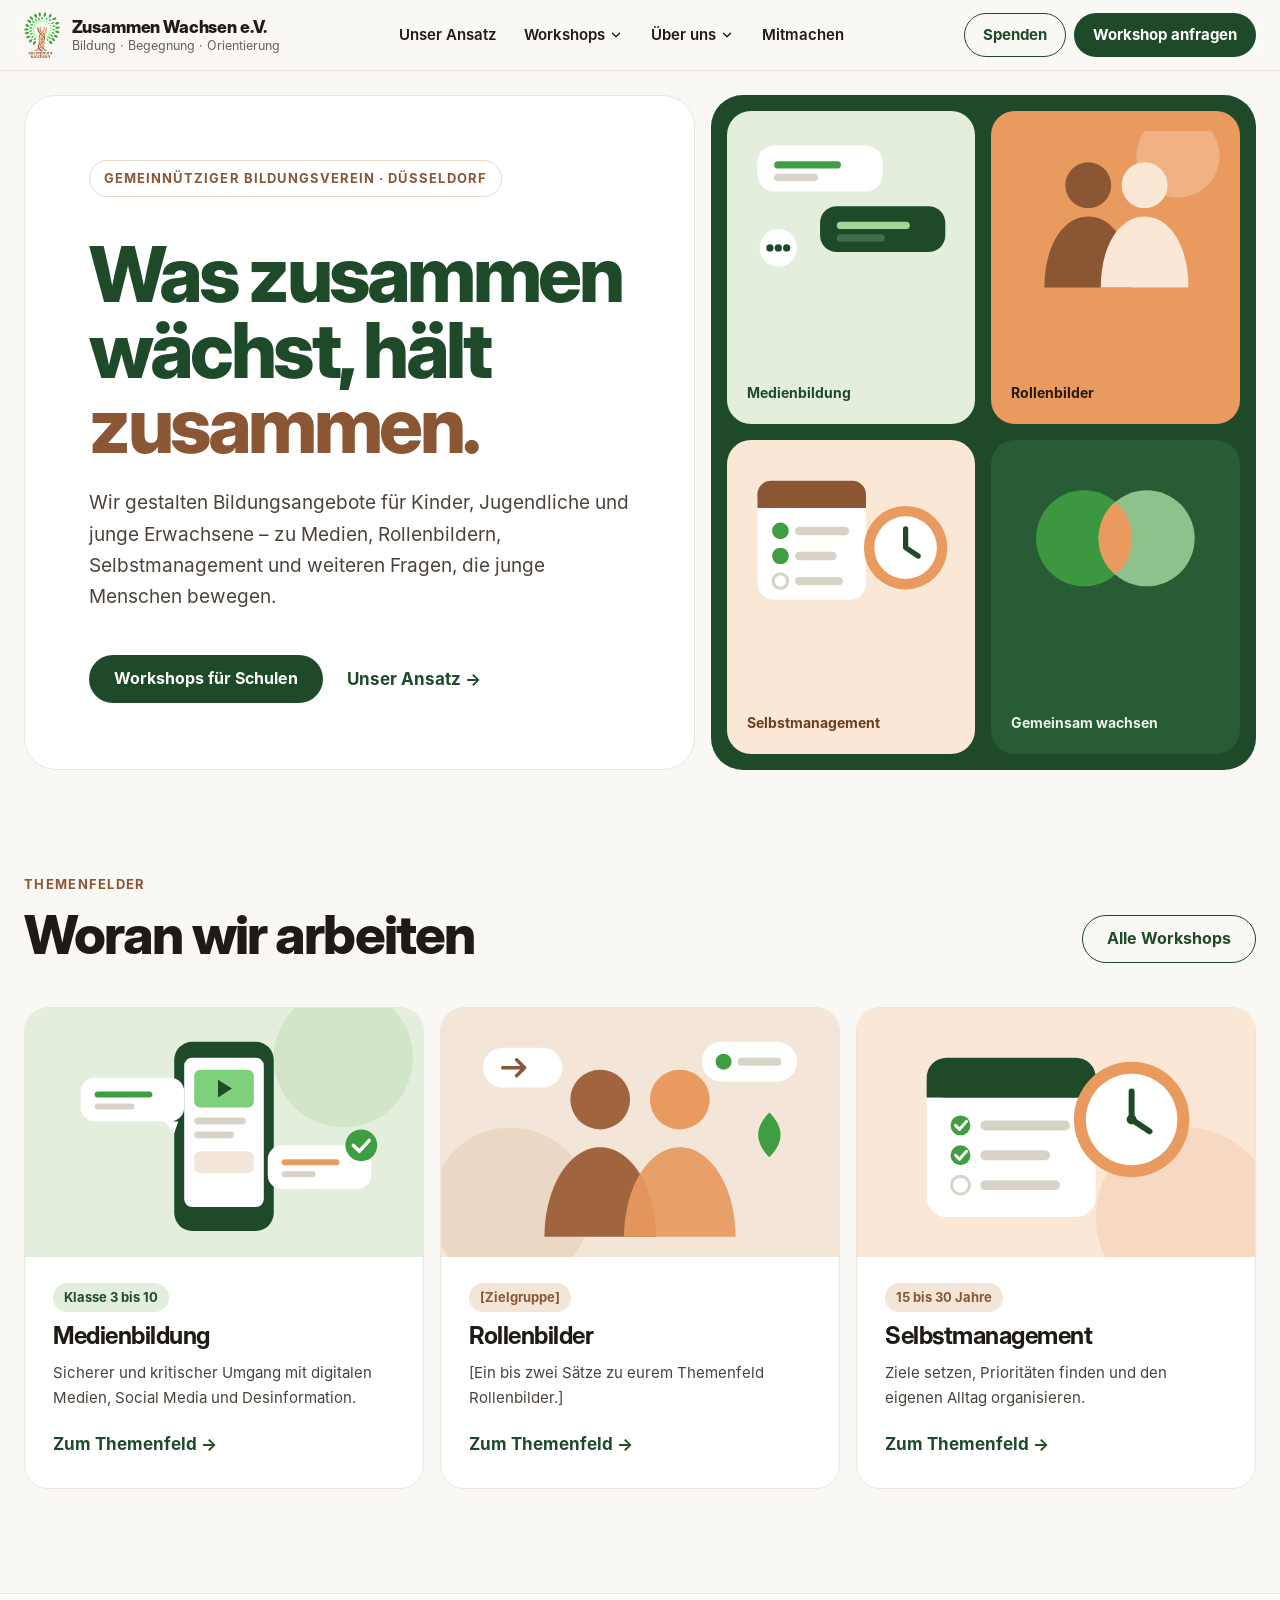
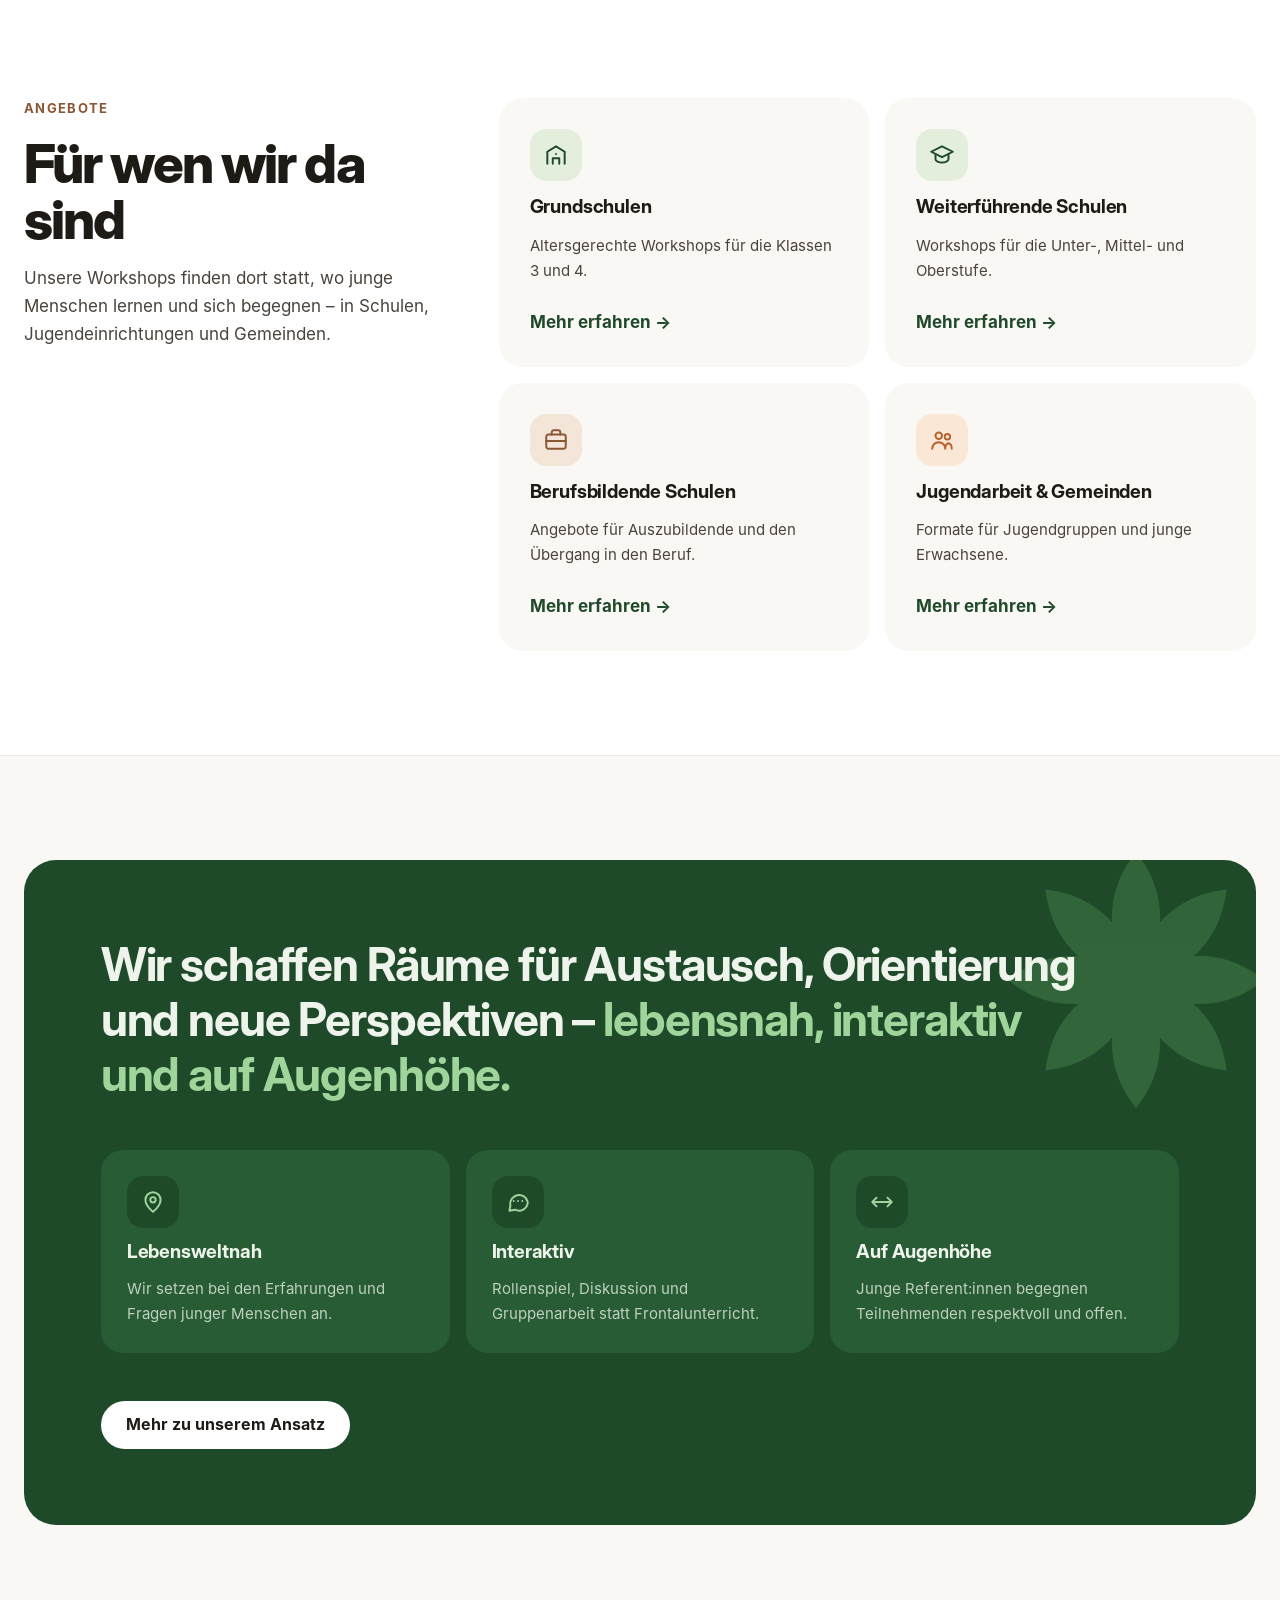
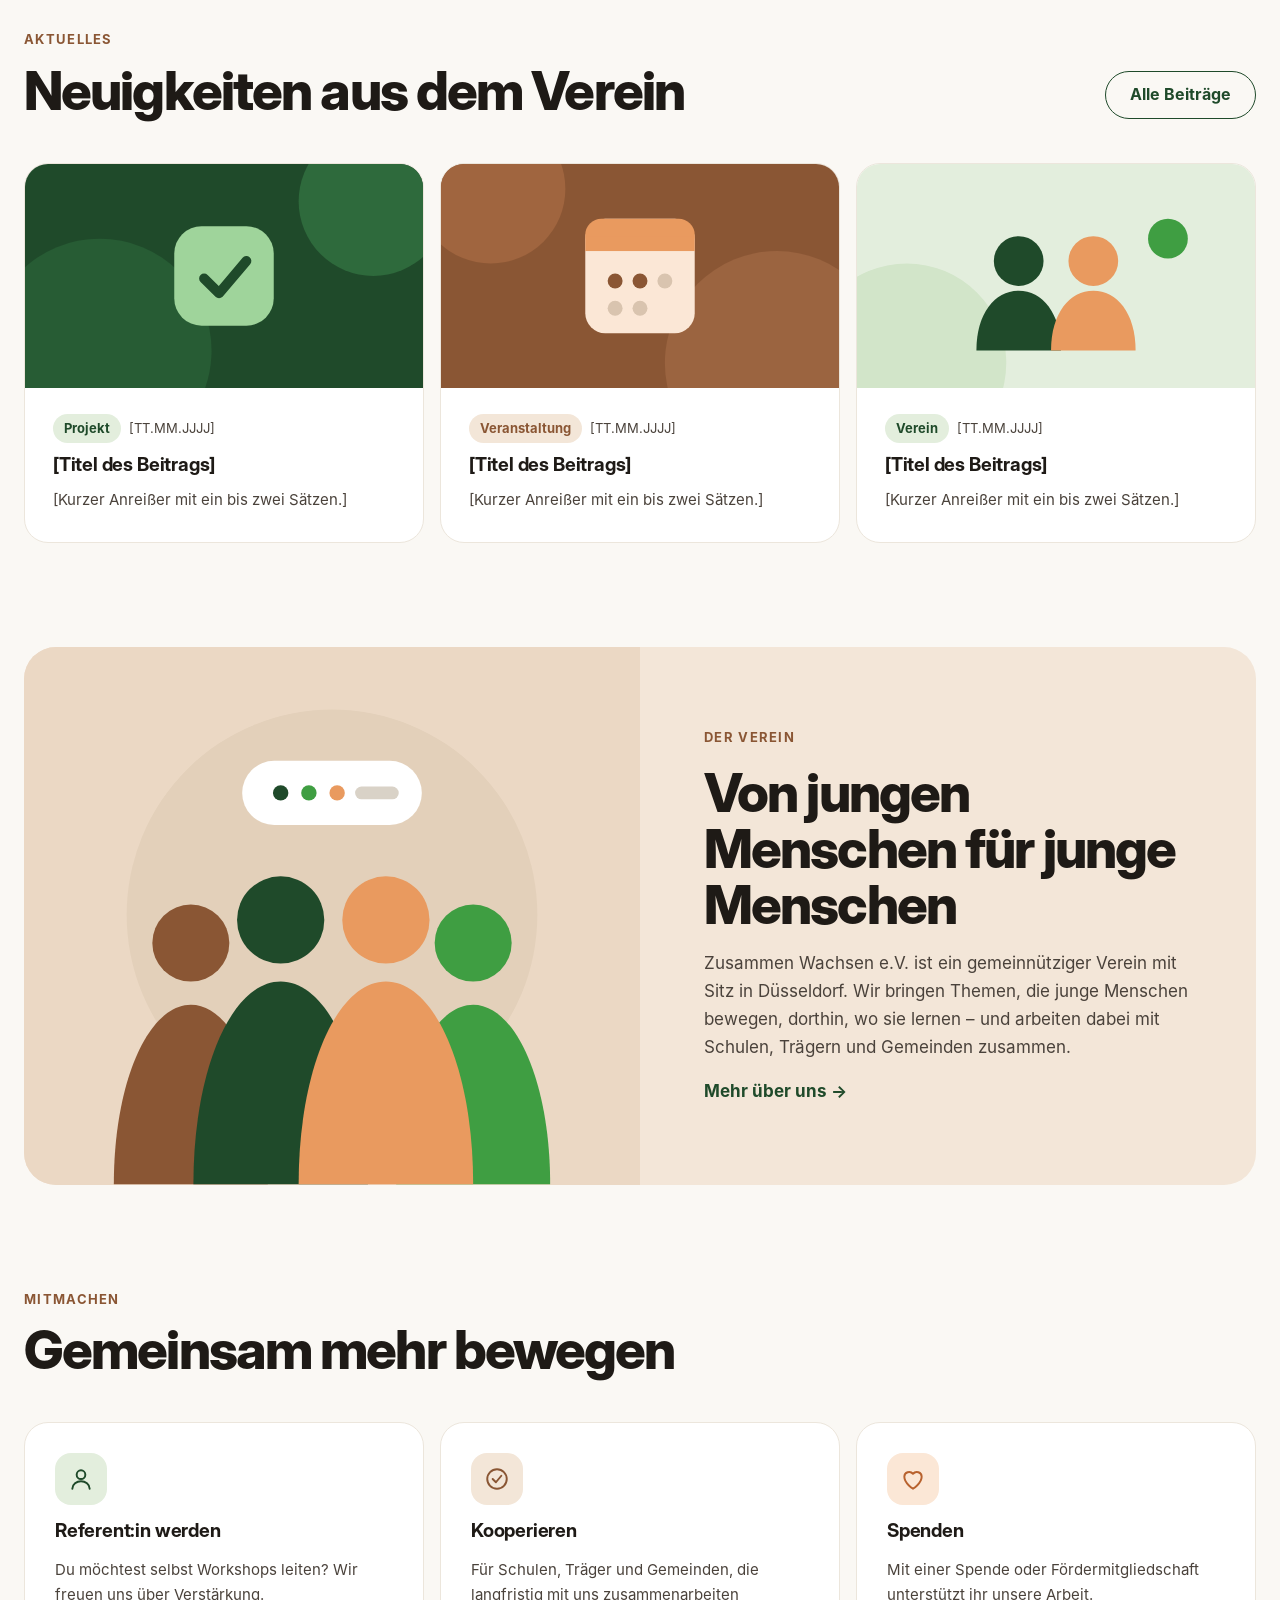
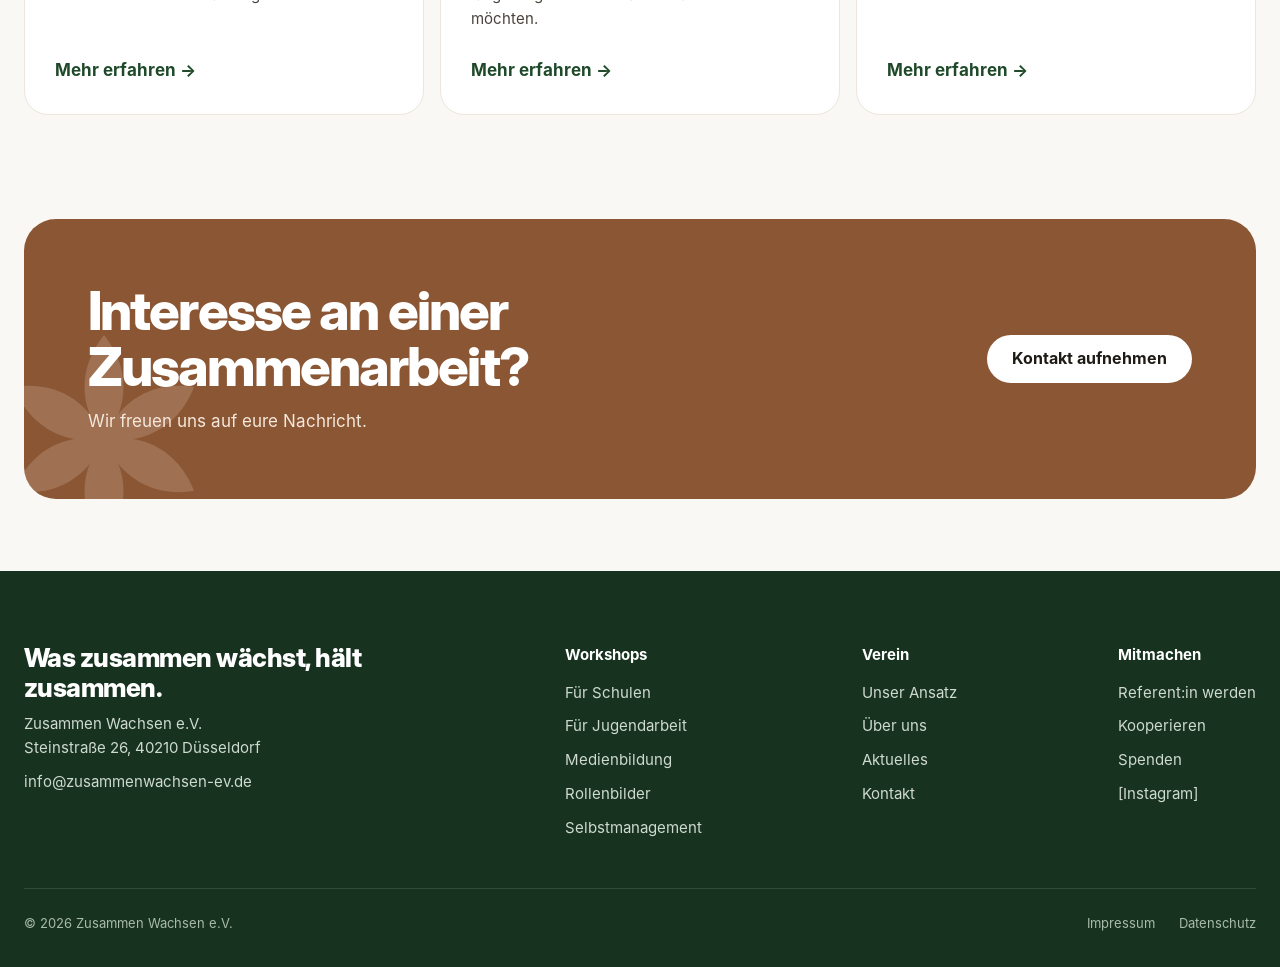
<file: Zusammen Wachsen Website/index.html>
<!doctype html><html><head><meta charset=utf8><meta name=viewport content="width=device-width,initial-scale=1,viewport-fit=cover"><style>:root{color-scheme:light;box-sizing:border-box;padding-top:env(safe-area-inset-top,0px);padding-bottom:env(safe-area-inset-bottom,0px)}html{scroll-padding-top:env(safe-area-inset-top,0px)}body{margin:0;padding:0;font:14px -apple-system,BlinkMacSystemFont,sans-serif;background:#fff;color:#000}img{max-width:100%}[hidden]:not([hidden=until-found i]){display:none!important}</style></head><body>

<title>Zusammen Wachsen Website</title>
<meta name="description" content="Gemeinnütziger Bildungsverein aus Düsseldorf: Workshops für Kinder, Jugendliche und junge Erwachsene zu Medienbildung, Rollenbildern und Selbstmanagement.">
<meta property="og:title" content="Zusammen Wachsen e.V. – Bildung, Begegnung, Orientierung">
<meta property="og:description" content="Gemeinnütziger Bildungsverein aus Düsseldorf: Workshops für Kinder, Jugendliche und junge Erwachsene zu Medienbildung, Rollenbildern und Selbstmanagement.">
<meta property="og:type" content="website">
<meta name="theme-color" content="#1F4A2A">
<link rel="icon" href="favicon.png">
<link rel="stylesheet" href="styles.css">

<a class="skip" href="#inhalt">Zum Inhalt springen</a>
<header class="site-header">
<div class="wrap nav">
<a class="brand" href="index.html"><img src="logo.png" alt="" width="36" height="46"><span><b>Zusammen Wachsen e.V.</b><span>Bildung · Begegnung · Orientierung</span></span></a>
<nav aria-label="Hauptnavigation"><ul class="menu"><li><a href="ansatz.html">Unser Ansatz</a></li><li><span tabindex="0">Workshops<svg width="14" height="14" viewBox="0 0 24 24" fill="none" stroke="currentColor" stroke-width="2.4" stroke-linecap="round" stroke-linejoin="round" aria-hidden="true"><path d="M6 9l6 6 6-6"/></svg></span><ul class="sub"><li><a href="workshops-schulen.html">Für Schulen<small>Klasse 3 bis Berufsschule</small></a></li><li><a href="workshops-jugendarbeit.html">Für Jugendarbeit & Gemeinden<small>Gruppen und junge Erwachsene</small></a></li><li><a href="medienbildung.html">Medienbildung<small>Themenfeld</small></a></li><li><a href="rollenbilder.html">Rollenbilder<small>Themenfeld</small></a></li><li><a href="selbstmanagement.html">Selbstmanagement<small>Themenfeld</small></a></li></ul></li><li><span tabindex="0">Über uns<svg width="14" height="14" viewBox="0 0 24 24" fill="none" stroke="currentColor" stroke-width="2.4" stroke-linecap="round" stroke-linejoin="round" aria-hidden="true"><path d="M6 9l6 6 6-6"/></svg></span><ul class="sub"><li><a href="ueber-uns.html">Der Verein<small>Wer wir sind</small></a></li><li><a href="aktuelles.html">Aktuelles<small>Neuigkeiten und Projekte</small></a></li><li><a href="kontakt.html">Kontakt<small>So erreicht ihr uns</small></a></li></ul></li><li><a href="mitmachen.html">Mitmachen</a></li></ul></nav>
<div class="nav-cta"><a class="btn btn-outline" href="mitmachen.html#spenden">Spenden</a><a class="btn btn-primary" href="kontakt.html">Workshop anfragen</a></div>
<details class="mobile"><summary aria-label="Menü öffnen"><svg width="22" height="22" viewBox="0 0 24 24" fill="none" stroke="currentColor" stroke-width="2.2" stroke-linecap="round" aria-hidden="true"><path d="M4 7h16M4 12h16M4 17h16"/></svg></summary>
<div class="panel"><a href="index.html">Startseite</a><a href="ansatz.html">Unser Ansatz</a><div class="grp">Workshops</div><a href="workshops-schulen.html">Für Schulen</a><a href="workshops-jugendarbeit.html">Für Jugendarbeit & Gemeinden</a><a href="medienbildung.html">Medienbildung</a><a href="rollenbilder.html">Rollenbilder</a><a href="selbstmanagement.html">Selbstmanagement</a><div class="grp">Über uns</div><a href="ueber-uns.html">Der Verein</a><a href="aktuelles.html">Aktuelles</a><a href="kontakt.html">Kontakt</a><a href="mitmachen.html">Mitmachen</a><a class="btn btn-primary" href="kontakt.html">Workshop anfragen</a><a class="btn btn-outline" href="mitmachen.html#spenden">Spenden</a></div>
</details>
</div>
</header>
<main id="inhalt">
<section class="wrap hero">
<div class="hero-text">
<span class="pill">Gemeinnütziger Bildungsverein · Düsseldorf</span>
<div class="stack gap-24"><h1 class="display">Was zusammen wächst, hält <span style="color:#8A5634">zusammen.</span></h1>
<p class="lead">Wir gestalten Bildungsangebote für Kinder, Jugendliche und junge Erwachsene – zu Medien, Rollenbildern, Selbstmanagement und weiteren Fragen, die junge Menschen bewegen.</p></div>
<div class="row gap-12 acenter"><a class="btn btn-primary" href="workshops-schulen.html">Workshops für Schulen</a><a class="link" href="ansatz.html" style="padding:12px">Unser Ansatz →</a></div>
</div>
<div class="hero-art">
<a href="medienbildung.html" class="tile float" style="background:#E3EEDD;color:#1F4A2A"><svg viewBox="0 0 200 150" aria-hidden="true"><rect x="10" y="14" width="120" height="44" rx="16" fill="#fff"/><rect x="26" y="29" width="64" height="7" rx="3.5" fill="#3F9E42"/><rect x="26" y="41" width="42" height="7" rx="3.5" fill="#D9D2C7"/><rect x="70" y="72" width="120" height="44" rx="16" fill="#1F4A2A"/><rect x="86" y="87" width="70" height="7" rx="3.5" fill="#9FD49B"/><rect x="86" y="99" width="46" height="7" rx="3.5" fill="#3D7049"/><circle cx="30" cy="112" r="18" fill="#fff"/><circle cx="22" cy="112" r="3.5" fill="#1F4A2A"/><circle cx="30" cy="112" r="3.5" fill="#1F4A2A"/><circle cx="38" cy="112" r="3.5" fill="#1F4A2A"/></svg><span>Medienbildung</span></a>
<a href="rollenbilder.html" class="tile float" style="background:#E99A5F;color:#2A1A0E;animation-delay:-1.5s"><svg viewBox="0 0 200 150" aria-hidden="true"><circle cx="160" cy="24" r="40" fill="#F0B282"/><circle cx="74" cy="52" r="22" fill="#8A5634"/><path d="M32 150c0-40 18-68 42-68s42 28 42 68z" fill="#8A5634"/><circle cx="128" cy="52" r="22" fill="#FBE7D6"/><path d="M86 150c0-40 18-68 42-68s42 28 42 68z" fill="#FBE7D6"/></svg><span>Rollenbilder</span></a>
<a href="selbstmanagement.html" class="tile float" style="background:#FBE7D6;color:#6B3E1F;animation-delay:-3s"><svg viewBox="0 0 200 150" aria-hidden="true"><rect x="10" y="20" width="104" height="114" rx="16" fill="#fff"/><rect x="10" y="20" width="104" height="26" rx="13" fill="#8A5634"/><rect x="10" y="34" width="104" height="12" fill="#8A5634"/><circle cx="32" cy="68" r="8" fill="#3F9E42"/><rect x="46" y="64" width="52" height="8" rx="4" fill="#D9D2C7"/><circle cx="32" cy="92" r="8" fill="#3F9E42"/><rect x="46" y="88" width="40" height="8" rx="4" fill="#D9D2C7"/><circle cx="32" cy="116" r="7" fill="none" stroke="#D9D2C7" stroke-width="3"/><rect x="46" y="112" width="46" height="8" rx="4" fill="#D9D2C7"/><circle cx="152" cy="84" r="40" fill="#E99A5F"/><circle cx="152" cy="84" r="30" fill="#fff"/><path d="M152 66v18l12 8" fill="none" stroke="#1F4A2A" stroke-width="5" stroke-linecap="round" stroke-linejoin="round"/></svg><span>Selbstmanagement</span></a>
<a href="ueber-uns.html" class="tile float" style="background:#275C34;color:#EEF3EC;animation-delay:-4.5s"><svg viewBox="0 0 200 150" aria-hidden="true"><circle cx="70" cy="75" r="46" fill="#3F9E42" opacity=".9"/><circle cx="130" cy="75" r="46" fill="#9FD49B" opacity=".85"/><path d="M100 40a46 46 0 010 70 46 46 0 010-70z" fill="#E99A5F"/></svg><span>Gemeinsam wachsen</span></a>
</div>
</section>

<section class="wrap section">
<div class="head reveal"><div><span class="eyebrow">Themenfelder</span><h2 class="h2">Woran wir arbeiten</h2></div><a class="btn btn-outline" href="workshops-schulen.html">Alle Workshops</a></div>
<div class="grid reveal">
<a class="card" href="medienbildung.html"><div class="media" style="background:#E3EEDD"><svg viewBox="0 0 400 250" aria-hidden="true"><circle cx="320" cy="50" r="70" fill="#D2E5C9"/><rect x="150" y="34" width="100" height="190" rx="18" fill="#1F4A2A"/><rect x="160" y="50" width="80" height="150" rx="8" fill="#fff"/><rect x="170" y="62" width="60" height="38" rx="6" fill="#7FD07A"/><path d="M194 72l14 9-14 9z" fill="#1F4A2A"/><rect x="170" y="110" width="52" height="7" rx="3.5" fill="#D9D2C7"/><rect x="170" y="124" width="40" height="7" rx="3.5" fill="#D9D2C7"/><rect x="170" y="144" width="60" height="22" rx="6" fill="#F3E6D8"/><rect x="56" y="70" width="104" height="44" rx="14" fill="#fff"/><path d="M140 114l10 12 4-12z" fill="#fff"/><rect x="70" y="84" width="58" height="6" rx="3" fill="#3F9E42"/><rect x="70" y="96" width="40" height="6" rx="3" fill="#D9D2C7"/><rect x="244" y="138" width="104" height="44" rx="14" fill="#fff"/><rect x="258" y="152" width="58" height="6" rx="3" fill="#E99A5F"/><rect x="258" y="164" width="34" height="6" rx="3" fill="#D9D2C7"/><circle cx="338" cy="138" r="16" fill="#3F9E42"/><path d="M330 138l6 6 10-11" fill="none" stroke="#fff" stroke-width="3.5" stroke-linecap="round" stroke-linejoin="round"/></svg></div><div class="body"><span class="tag">Klasse 3 bis 10</span><h3 class="h3">Medienbildung</h3><p class="muted small">Sicherer und kritischer Umgang mit digitalen Medien, Social Media und Desinformation.</p><span class="more">Zum Themenfeld →</span></div></a>
<a class="card" href="rollenbilder.html"><div class="media" style="background:#F3E6D8"><svg viewBox="0 0 400 250" aria-hidden="true"><circle cx="70" cy="200" r="80" fill="#EBD8C4"/><circle cx="160" cy="92" r="30" fill="#A0653F"/><path d="M104 230c0-50 25-90 56-90s56 40 56 90z" fill="#A0653F"/><circle cx="240" cy="92" r="30" fill="#E99A5F"/><path d="M184 230c0-50 25-90 56-90s56 40 56 90z" fill="#E99A5F" opacity=".92"/><rect x="262" y="34" width="96" height="40" rx="20" fill="#fff"/><circle cx="284" cy="54" r="8" fill="#3F9E42"/><rect x="298" y="50" width="44" height="8" rx="4" fill="#D9D2C7"/><rect x="42" y="40" width="80" height="40" rx="20" fill="#fff"/><path d="M62 60h20M76 52l8 8-8 8" fill="none" stroke="#8A5634" stroke-width="3.5" stroke-linecap="round" stroke-linejoin="round"/><path d="M330 150c15-15 15-30 0-45-15 15-15 30 0 45z" fill="#3F9E42"/></svg></div><div class="body"><span class="tag brown">[Zielgruppe]</span><h3 class="h3">Rollenbilder</h3><p class="muted small">[Ein bis zwei Sätze zu eurem Themenfeld Rollenbilder.]</p><span class="more">Zum Themenfeld →</span></div></a>
<a class="card" href="selbstmanagement.html"><div class="media" style="background:#FBE7D6"><svg viewBox="0 0 400 250" aria-hidden="true"><circle cx="330" cy="210" r="90" fill="#F6D9C0"/><rect x="70" y="50" width="170" height="160" rx="20" fill="#fff"/><rect x="70" y="50" width="170" height="40" rx="20" fill="#1F4A2A"/><rect x="70" y="72" width="170" height="18" fill="#1F4A2A"/><circle cx="104" cy="118" r="10" fill="#3F9E42"/><path d="M99 118l4 4 7-8" fill="none" stroke="#fff" stroke-width="3" stroke-linecap="round" stroke-linejoin="round"/><rect x="124" y="113" width="90" height="10" rx="5" fill="#D9D2C7"/><circle cx="104" cy="148" r="10" fill="#3F9E42"/><path d="M99 148l4 4 7-8" fill="none" stroke="#fff" stroke-width="3" stroke-linecap="round" stroke-linejoin="round"/><rect x="124" y="143" width="70" height="10" rx="5" fill="#D9D2C7"/><circle cx="104" cy="178" r="9" fill="none" stroke="#D9D2C7" stroke-width="3"/><rect x="124" y="173" width="80" height="10" rx="5" fill="#D9D2C7"/><circle cx="276" cy="112" r="58" fill="#E99A5F"/><circle cx="276" cy="112" r="46" fill="#fff"/><path d="M276 84v28l18 12" fill="none" stroke="#1F4A2A" stroke-width="6" stroke-linecap="round" stroke-linejoin="round"/><circle cx="276" cy="112" r="5" fill="#1F4A2A"/></svg></div><div class="body"><span class="tag brown">15 bis 30 Jahre</span><h3 class="h3">Selbstmanagement</h3><p class="muted small">Ziele setzen, Prioritäten finden und den eigenen Alltag organisieren.</p><span class="more">Zum Themenfeld →</span></div></a>
</div>
</section>

<section class="section-white"><div class="wrap section split">
<div class="stack gap-16 reveal" style="flex:1 1 340px"><span class="eyebrow">Angebote</span><h2 class="h2">Für wen wir da sind</h2><p class="muted">Unsere Workshops finden dort statt, wo junge Menschen lernen und sich begegnen – in Schulen, Jugendeinrichtungen und Gemeinden.</p></div>
<div class="grid reveal" style="flex:2 1 600px">
<a class="card pad soft" href="workshops-schulen.html#grundschule"><span class="icon t-green"><svg viewBox="0 0 24 24" fill="none" stroke="#1F4A2A" stroke-width="1.8" stroke-linecap="round" stroke-linejoin="round" aria-hidden="true"><path d="M4 20V9l8-5 8 5v11"/><path d="M9 20v-5h6v5M12 11h.01"/></svg></span><h3 class="h4">Grundschulen</h3><p class="muted small">Altersgerechte Workshops für die Klassen 3 und 4.</p><span class="more">Mehr erfahren →</span></a>
<a class="card pad soft" href="workshops-schulen.html#sekundarstufe"><span class="icon t-green"><svg viewBox="0 0 24 24" fill="none" stroke="#1F4A2A" stroke-width="1.8" stroke-linecap="round" stroke-linejoin="round" aria-hidden="true"><path d="M2 9l10-5 10 5-10 5z"/><path d="M6 11v5c0 1.5 3 3 6 3s6-1.5 6-3v-5"/></svg></span><h3 class="h4">Weiterführende Schulen</h3><p class="muted small">Workshops für die Unter-, Mittel- und Oberstufe.</p><span class="more">Mehr erfahren →</span></a>
<a class="card pad soft" href="workshops-schulen.html#berufsschule"><span class="icon t-brown"><svg viewBox="0 0 24 24" fill="none" stroke="#8A5634" stroke-width="1.8" stroke-linecap="round" stroke-linejoin="round" aria-hidden="true"><rect x="3" y="7" width="18" height="13" rx="2"/><path d="M8 7V5a2 2 0 012-2h4a2 2 0 012 2v2M3 13h18"/></svg></span><h3 class="h4">Berufsbildende Schulen</h3><p class="muted small">Angebote für Auszubildende und den Übergang in den Beruf.</p><span class="more">Mehr erfahren →</span></a>
<a class="card pad soft" href="workshops-jugendarbeit.html"><span class="icon t-orange"><svg viewBox="0 0 24 24" fill="none" stroke="#B8622E" stroke-width="1.8" stroke-linecap="round" stroke-linejoin="round" aria-hidden="true"><circle cx="9" cy="8" r="3"/><circle cx="17" cy="9" r="2.5"/><path d="M3 20c0-3.5 2.7-6 6-6s6 2.5 6 6M15 20c0-2.5 1-4.5 3-5 2 .5 3 2.5 3 5"/></svg></span><h3 class="h4">Jugendarbeit &amp; Gemeinden</h3><p class="muted small">Formate für Jugendgruppen und junge Erwachsene.</p><span class="more">Mehr erfahren →</span></a>
</div></div></section>

<section class="wrap section"><div class="dark reveal stack gap-48"><svg viewBox="0 0 200 200" style="position:absolute;right:-40px;top:-40px;width:320px;height:320px;opacity:.2" aria-hidden="true"><g fill="#7FD07A"><path d="M100 20C120 45 120 75 100 100 80 75 80 45 100 20z" transform="rotate(0 100 100)"/><path d="M100 20C120 45 120 75 100 100 80 75 80 45 100 20z" transform="rotate(45 100 100)"/><path d="M100 20C120 45 120 75 100 100 80 75 80 45 100 20z" transform="rotate(90 100 100)"/><path d="M100 20C120 45 120 75 100 100 80 75 80 45 100 20z" transform="rotate(135 100 100)"/><path d="M100 20C120 45 120 75 100 100 80 75 80 45 100 20z" transform="rotate(180 100 100)"/><path d="M100 20C120 45 120 75 100 100 80 75 80 45 100 20z" transform="rotate(225 100 100)"/><path d="M100 20C120 45 120 75 100 100 80 75 80 45 100 20z" transform="rotate(270 100 100)"/><path d="M100 20C120 45 120 75 100 100 80 75 80 45 100 20z" transform="rotate(315 100 100)"/></g></svg>
<p class="statement">Wir schaffen Räume für Austausch, Orientierung und neue Perspektiven – <em>lebensnah, interaktiv und auf Augenhöhe.</em></p>
<div class="grid" style="position:relative">
<div class="card-d"><span class="icon"><svg viewBox="0 0 24 24" fill="none" stroke="#9FD49B" stroke-width="1.8" stroke-linecap="round" stroke-linejoin="round" aria-hidden="true"><path d="M12 21s-7-5-7-11a7 7 0 0114 0c0 6-7 11-7 11z"/><circle cx="12" cy="10" r="2.5"/></svg></span><h3 class="h4">Lebensweltnah</h3><p class="muted small">Wir setzen bei den Erfahrungen und Fragen junger Menschen an.</p></div>
<div class="card-d"><span class="icon"><svg viewBox="0 0 24 24" fill="none" stroke="#9FD49B" stroke-width="1.8" stroke-linecap="round" stroke-linejoin="round" aria-hidden="true"><path d="M21 12a8 8 0 01-11.6 7.1L4 20l1-4.6A8 8 0 1121 12z"/><path d="M8 11h.01M12 11h.01M16 11h.01"/></svg></span><h3 class="h4">Interaktiv</h3><p class="muted small">Rollenspiel, Diskussion und Gruppenarbeit statt Frontalunterricht.</p></div>
<div class="card-d"><span class="icon"><svg viewBox="0 0 24 24" fill="none" stroke="#9FD49B" stroke-width="1.8" stroke-linecap="round" stroke-linejoin="round" aria-hidden="true"><path d="M3 12h18M7 8l-4 4 4 4M17 8l4 4-4 4"/></svg></span><h3 class="h4">Auf Augenhöhe</h3><p class="muted small">Junge Referent:innen begegnen Teilnehmenden respektvoll und offen.</p></div>
</div>
<a class="btn btn-light" href="ansatz.html" style="align-self:flex-start;position:relative">Mehr zu unserem Ansatz</a>
</div></section>

<section class="wrap section" style="padding-top:0">
<div class="head reveal"><div><span class="eyebrow">Aktuelles</span><h2 class="h2">Neuigkeiten aus dem Verein</h2></div><a class="btn btn-outline" href="aktuelles.html">Alle Beiträge</a></div>
<div class="grid reveal">
<a class="card" href="aktuelles.html"><div class="media" style="background:#1F4A2A;aspect-ratio:16/9"><svg viewBox="0 0 320 180" aria-hidden="true"><circle cx="60" cy="150" r="90" fill="#275C34"/><circle cx="280" cy="30" r="60" fill="#2E6A3C"/><rect x="120" y="50" width="80" height="80" rx="22" fill="#9FD49B"/><path d="M144 92l12 12 22-26" fill="none" stroke="#1F4A2A" stroke-width="8" stroke-linecap="round" stroke-linejoin="round"/></svg></div><div class="body"><div class="row gap-8 acenter xs"><span class="tag">Projekt</span><span class="muted">[TT.MM.JJJJ]</span></div><h3 class="h4">[Titel des Beitrags]</h3><p class="muted small">[Kurzer Anreißer mit ein bis zwei Sätzen.]</p></div></a>
<a class="card" href="aktuelles.html"><div class="media" style="background:#8A5634;aspect-ratio:16/9"><svg viewBox="0 0 320 180" aria-hidden="true"><circle cx="270" cy="160" r="90" fill="#9B6440"/><circle cx="40" cy="20" r="60" fill="#A0653F"/><rect x="116" y="44" width="88" height="92" rx="16" fill="#FBE7D6"/><rect x="116" y="44" width="88" height="26" rx="13" fill="#E99A5F"/><rect x="116" y="58" width="88" height="12" fill="#E99A5F"/><circle cx="140" cy="94" r="6" fill="#8A5634"/><circle cx="160" cy="94" r="6" fill="#8A5634"/><circle cx="180" cy="94" r="6" fill="#D9C4AF"/><circle cx="140" cy="116" r="6" fill="#D9C4AF"/><circle cx="160" cy="116" r="6" fill="#D9C4AF"/></svg></div><div class="body"><div class="row gap-8 acenter xs"><span class="tag brown">Veranstaltung</span><span class="muted">[TT.MM.JJJJ]</span></div><h3 class="h4">[Titel des Beitrags]</h3><p class="muted small">[Kurzer Anreißer mit ein bis zwei Sätzen.]</p></div></a>
<a class="card" href="aktuelles.html"><div class="media" style="background:#E3EEDD;aspect-ratio:16/9"><svg viewBox="0 0 320 180" aria-hidden="true"><circle cx="40" cy="160" r="80" fill="#D2E5C9"/><circle cx="130" cy="78" r="20" fill="#1F4A2A"/><path d="M96 150c0-30 15-48 34-48s34 18 34 48z" fill="#1F4A2A"/><circle cx="190" cy="78" r="20" fill="#E99A5F"/><path d="M156 150c0-30 15-48 34-48s34 18 34 48z" fill="#E99A5F"/><circle cx="250" cy="60" r="16" fill="#3F9E42"/></svg></div><div class="body"><div class="row gap-8 acenter xs"><span class="tag">Verein</span><span class="muted">[TT.MM.JJJJ]</span></div><h3 class="h4">[Titel des Beitrags]</h3><p class="muted small">[Kurzer Anreißer mit ein bis zwei Sätzen.]</p></div></a>
</div>
</section>

<section class="wrap section" style="padding-top:0"><div class="reveal" style="background:#F3E6D8;border-radius:32px;overflow:hidden;display:flex;flex-wrap:wrap">
<div style="flex:1 1 420px;min-width:0;background:#EBD8C4;display:flex;align-items:flex-end;justify-content:center;padding-top:24px"><svg viewBox="0 0 480 400" role="img" aria-label="Illustration: eine Gruppe junger Menschen"><circle cx="240" cy="190" r="160" fill="#E3D0BA"/><circle cx="130" cy="212" r="30" fill="#8A5634"/><path d="M70 400c0-80 27-140 60-140s60 60 60 140z" fill="#8A5634"/><circle cx="350" cy="212" r="30" fill="#3F9E42"/><path d="M290 400c0-80 27-140 60-140s60 60 60 140z" fill="#3F9E42"/><circle cx="200" cy="194" r="34" fill="#1F4A2A"/><path d="M132 400c0-90 30-158 68-158s68 68 68 158z" fill="#1F4A2A"/><circle cx="282" cy="194" r="34" fill="#E99A5F"/><path d="M214 400c0-90 30-158 68-158s68 68 68 158z" fill="#E99A5F"/><rect x="170" y="70" width="140" height="50" rx="25" fill="#fff"/><circle cx="200" cy="95" r="6" fill="#1F4A2A"/><circle cx="222" cy="95" r="6" fill="#3F9E42"/><circle cx="244" cy="95" r="6" fill="#E99A5F"/><rect x="258" y="90" width="34" height="10" rx="5" fill="#D9D2C7"/></svg></div>
<div class="stack gap-16" style="flex:1 1 420px;min-width:0;padding:clamp(32px,5vw,64px);justify-content:center"><span class="eyebrow">Der Verein</span><h2 class="h2">Von jungen Menschen für junge Menschen</h2><p class="muted">Zusammen Wachsen e.V. ist ein gemeinnütziger Verein mit Sitz in Düsseldorf. Wir bringen Themen, die junge Menschen bewegen, dorthin, wo sie lernen – und arbeiten dabei mit Schulen, Trägern und Gemeinden zusammen.</p><a class="link" href="ueber-uns.html">Mehr über uns →</a></div>
</div></section>

<section class="wrap section" style="padding-top:0">
<div class="head reveal"><div><span class="eyebrow">Mitmachen</span><h2 class="h2">Gemeinsam mehr bewegen</h2></div></div>
<div class="grid reveal">
<a class="card pad" href="mitmachen.html#referentin"><span class="icon t-green"><svg viewBox="0 0 24 24" fill="none" stroke="#1F4A2A" stroke-width="1.8" stroke-linecap="round" stroke-linejoin="round" aria-hidden="true"><circle cx="12" cy="8" r="4"/><path d="M4 21c0-4 4-7 8-7s8 3 8 7"/></svg></span><h3 class="h4">Referent:in werden</h3><p class="muted small">Du möchtest selbst Workshops leiten? Wir freuen uns über Verstärkung.</p><span class="more">Mehr erfahren →</span></a>
<a class="card pad" href="mitmachen.html#kooperation"><span class="icon t-brown"><svg viewBox="0 0 24 24" fill="none" stroke="#8A5634" stroke-width="1.8" stroke-linecap="round" stroke-linejoin="round" aria-hidden="true"><path d="M8 12l3 3 5-6"/><path d="M3 12a9 9 0 1018 0 9 9 0 00-18 0z"/></svg></span><h3 class="h4">Kooperieren</h3><p class="muted small">Für Schulen, Träger und Gemeinden, die langfristig mit uns zusammenarbeiten möchten.</p><span class="more">Mehr erfahren →</span></a>
<a class="card pad" href="mitmachen.html#spenden"><span class="icon t-orange"><svg viewBox="0 0 24 24" fill="none" stroke="#B8622E" stroke-width="1.8" stroke-linecap="round" stroke-linejoin="round" aria-hidden="true"><path d="M12 21s-8-5-8-11a4.5 4.5 0 018-2.8A4.5 4.5 0 0120 10c0 6-8 11-8 11z"/></svg></span><h3 class="h4">Spenden</h3><p class="muted small">Mit einer Spende oder Fördermitgliedschaft unterstützt ihr unsere Arbeit.</p><span class="more">Mehr erfahren →</span></a>
</div>
</section>
<section class="wrap section-sm" style="padding-top:0"><div class="cta reveal"><svg viewBox="0 0 200 200" style="position:absolute;left:-50px;bottom:-70px;width:260px;height:260px;opacity:.18" aria-hidden="true"><g fill="#FBE7D6"><path d="M100 20C120 45 120 75 100 100 80 75 80 45 100 20z" transform="rotate(0 100 100)"/><path d="M100 20C120 45 120 75 100 100 80 75 80 45 100 20z" transform="rotate(60 100 100)"/><path d="M100 20C120 45 120 75 100 100 80 75 80 45 100 20z" transform="rotate(120 100 100)"/><path d="M100 20C120 45 120 75 100 100 80 75 80 45 100 20z" transform="rotate(180 100 100)"/><path d="M100 20C120 45 120 75 100 100 80 75 80 45 100 20z" transform="rotate(240 100 100)"/><path d="M100 20C120 45 120 75 100 100 80 75 80 45 100 20z" transform="rotate(300 100 100)"/></g></svg><div class="stack gap-12" style="flex:1 1 460px;min-width:0"><h2 class="h2">Interesse an einer Zusammenarbeit?</h2><p>Wir freuen uns auf eure Nachricht.</p></div><a class="btn btn-light" href="kontakt.html">Kontakt aufnehmen</a></div></section>
</main>
<footer class="site-footer">
<div class="wrap">
<div class="f-top">
<div class="f-col" style="flex:1 1 280px;max-width:380px"><span class="f-claim">Was zusammen wächst, hält zusammen.</span><span>Zusammen Wachsen e.V.<br>Steinstraße 26, 40210 Düsseldorf</span><a href="mailto:info@zusammenwachsen-ev.de">info@zusammenwachsen-ev.de</a></div>
<div class="f-col"><b>Workshops</b><a href="workshops-schulen.html">Für Schulen</a><a href="workshops-jugendarbeit.html">Für Jugendarbeit</a><a href="medienbildung.html">Medienbildung</a><a href="rollenbilder.html">Rollenbilder</a><a href="selbstmanagement.html">Selbstmanagement</a></div>
<div class="f-col"><b>Verein</b><a href="ansatz.html">Unser Ansatz</a><a href="ueber-uns.html">Über uns</a><a href="aktuelles.html">Aktuelles</a><a href="kontakt.html">Kontakt</a></div>
<div class="f-col"><b>Mitmachen</b><a href="mitmachen.html#referentin">Referent:in werden</a><a href="mitmachen.html#kooperation">Kooperieren</a><a href="mitmachen.html#spenden">Spenden</a><a href="#">[Instagram]</a></div>
</div>
<div class="f-bottom"><span>© 2026 Zusammen Wachsen e.V.</span><span style="display:flex;gap:24px"><a href="impressum.html">Impressum</a><a href="datenschutz.html">Datenschutz</a></span></div>
</div>
</footer>

</body></html>
</file>
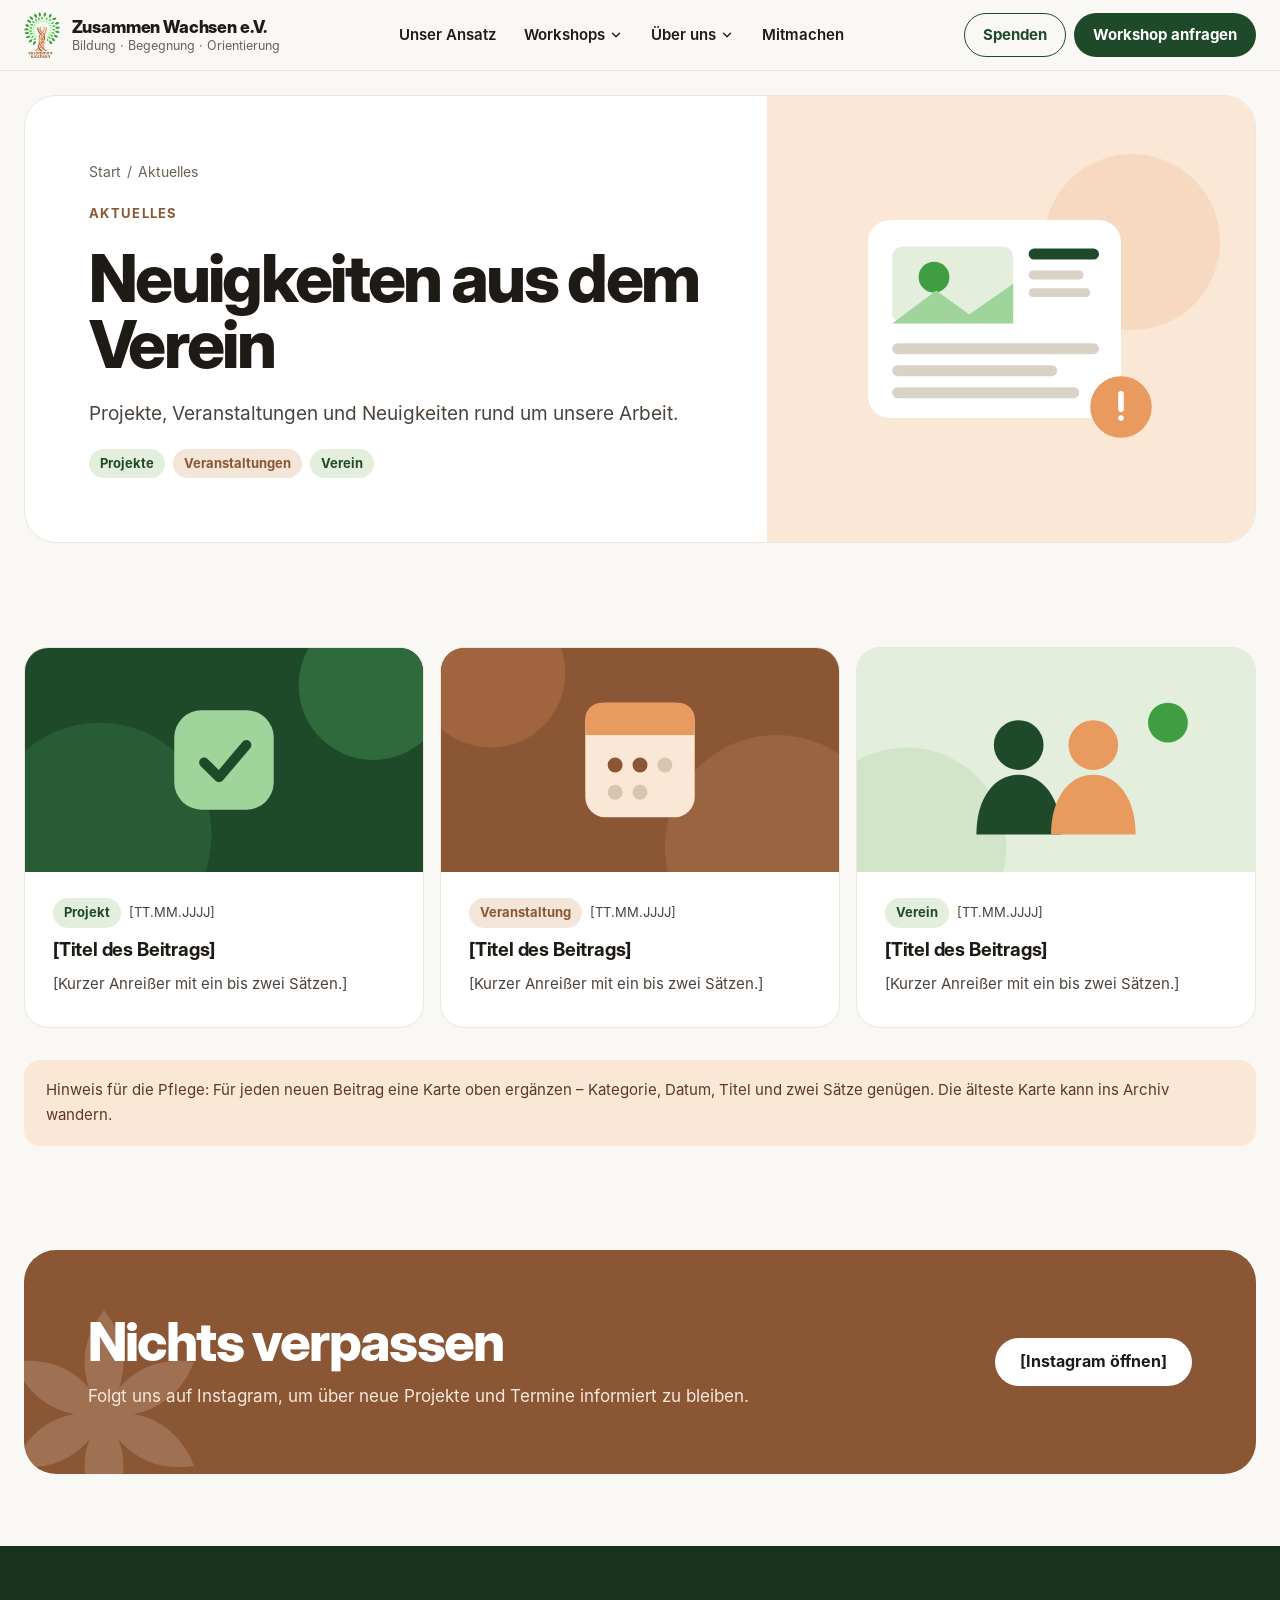
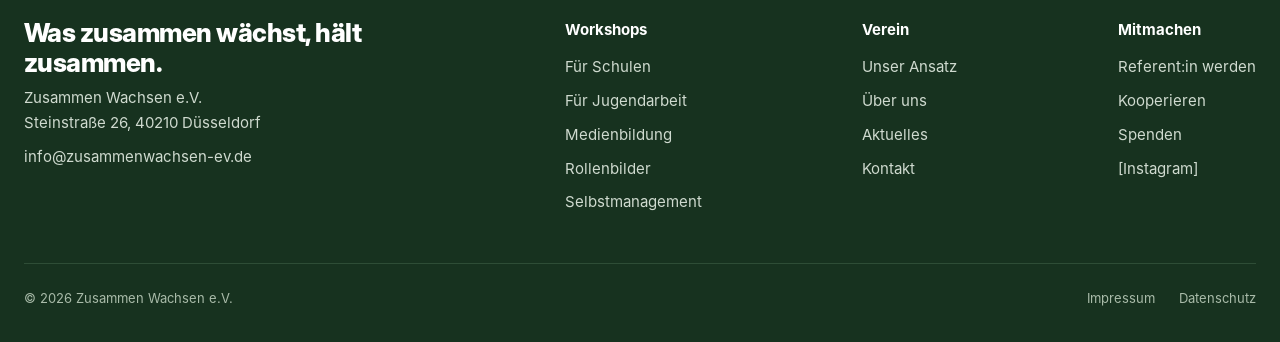
<file: Zusammen Wachsen Website/aktuelles.html>
<!doctype html>
<html lang="de">
<head>
<meta charset="utf-8">
<meta name="viewport" content="width=device-width, initial-scale=1">
<title>Aktuelles – Zusammen Wachsen e.V.</title>
<meta name="description" content="Neuigkeiten, Projekte und Veranstaltungen von Zusammen Wachsen e.V.">
<meta property="og:title" content="Aktuelles – Zusammen Wachsen e.V.">
<meta property="og:description" content="Neuigkeiten, Projekte und Veranstaltungen von Zusammen Wachsen e.V.">
<meta property="og:type" content="website">
<meta name="theme-color" content="#1F4A2A">
<link rel="icon" href="favicon.png">
<link rel="stylesheet" href="styles.css">
</head>
<body>
<a class="skip" href="#inhalt">Zum Inhalt springen</a>
<header class="site-header">
<div class="wrap nav">
<a class="brand" href="index.html"><img src="logo.png" alt="" width="36" height="46"><span><b>Zusammen Wachsen e.V.</b><span>Bildung · Begegnung · Orientierung</span></span></a>
<nav aria-label="Hauptnavigation"><ul class="menu"><li><a href="ansatz.html">Unser Ansatz</a></li><li><span tabindex="0">Workshops<svg width="14" height="14" viewBox="0 0 24 24" fill="none" stroke="currentColor" stroke-width="2.4" stroke-linecap="round" stroke-linejoin="round" aria-hidden="true"><path d="M6 9l6 6 6-6"/></svg></span><ul class="sub"><li><a href="workshops-schulen.html">Für Schulen<small>Klasse 3 bis Berufsschule</small></a></li><li><a href="workshops-jugendarbeit.html">Für Jugendarbeit & Gemeinden<small>Gruppen und junge Erwachsene</small></a></li><li><a href="medienbildung.html">Medienbildung<small>Themenfeld</small></a></li><li><a href="rollenbilder.html">Rollenbilder<small>Themenfeld</small></a></li><li><a href="selbstmanagement.html">Selbstmanagement<small>Themenfeld</small></a></li></ul></li><li><span tabindex="0">Über uns<svg width="14" height="14" viewBox="0 0 24 24" fill="none" stroke="currentColor" stroke-width="2.4" stroke-linecap="round" stroke-linejoin="round" aria-hidden="true"><path d="M6 9l6 6 6-6"/></svg></span><ul class="sub"><li><a href="ueber-uns.html">Der Verein<small>Wer wir sind</small></a></li><li><a href="aktuelles.html" aria-current="page">Aktuelles<small>Neuigkeiten und Projekte</small></a></li><li><a href="kontakt.html">Kontakt<small>So erreicht ihr uns</small></a></li></ul></li><li><a href="mitmachen.html">Mitmachen</a></li></ul></nav>
<div class="nav-cta"><a class="btn btn-outline" href="mitmachen.html#spenden">Spenden</a><a class="btn btn-primary" href="kontakt.html">Workshop anfragen</a></div>
<details class="mobile"><summary aria-label="Menü öffnen"><svg width="22" height="22" viewBox="0 0 24 24" fill="none" stroke="currentColor" stroke-width="2.2" stroke-linecap="round" aria-hidden="true"><path d="M4 7h16M4 12h16M4 17h16"/></svg></summary>
<div class="panel"><a href="index.html">Startseite</a><a href="ansatz.html">Unser Ansatz</a><div class="grp">Workshops</div><a href="workshops-schulen.html">Für Schulen</a><a href="workshops-jugendarbeit.html">Für Jugendarbeit & Gemeinden</a><a href="medienbildung.html">Medienbildung</a><a href="rollenbilder.html">Rollenbilder</a><a href="selbstmanagement.html">Selbstmanagement</a><div class="grp">Über uns</div><a href="ueber-uns.html">Der Verein</a><a href="aktuelles.html">Aktuelles</a><a href="kontakt.html">Kontakt</a><a href="mitmachen.html">Mitmachen</a><a class="btn btn-primary" href="kontakt.html">Workshop anfragen</a><a class="btn btn-outline" href="mitmachen.html#spenden">Spenden</a></div>
</details>
</div>
</header>
<main id="inhalt">
<section class="wrap page-hero">
<div class="inner">
<div class="txt">
<nav class="crumbs" aria-label="Brotkrümel"><a href="index.html">Start</a><span aria-hidden="true">/</span><span>Aktuelles</span></nav>
<span class="eyebrow">Aktuelles</span>
<h1 class="h1">Neuigkeiten aus dem Verein</h1>
<p class="lead">Projekte, Veranstaltungen und Neuigkeiten rund um unsere Arbeit.</p>
<div class="tags"><span class="tag">Projekte</span><span class="tag brown">Veranstaltungen</span><span class="tag">Verein</span></div>
</div>
<div class="art" style="background:#FBE7D6"><svg viewBox="0 0 400 300" aria-hidden="true"><circle cx="310" cy="80" r="80" fill="#F6D9C0"/><rect x="70" y="60" width="230" height="180" rx="20" fill="#fff"/><rect x="92" y="84" width="110" height="70" rx="10" fill="#E3EEDD"/><circle cx="130" cy="112" r="14" fill="#3F9E42"/><path d="M92 154l40-30 30 22 40-28v36z" fill="#9FD49B"/><rect x="216" y="86" width="64" height="10" rx="5" fill="#1F4A2A"/><rect x="216" y="106" width="50" height="8" rx="4" fill="#D9D2C7"/><rect x="216" y="122" width="56" height="8" rx="4" fill="#D9D2C7"/><rect x="92" y="172" width="188" height="10" rx="5" fill="#D9D2C7"/><rect x="92" y="192" width="150" height="10" rx="5" fill="#D9D2C7"/><rect x="92" y="212" width="170" height="10" rx="5" fill="#D9D2C7"/><circle cx="300" cy="230" r="28" fill="#E99A5F"/><path d="M300 218v14M300 240h.01" stroke="#fff" stroke-width="5" stroke-linecap="round"/></svg></div>
</div>
</section><section class="wrap section"><div class="grid reveal">
<a class="card" href="aktuelles.html"><div class="media" style="background:#1F4A2A;aspect-ratio:16/9"><svg viewBox="0 0 320 180" aria-hidden="true"><circle cx="60" cy="150" r="90" fill="#275C34"/><circle cx="280" cy="30" r="60" fill="#2E6A3C"/><rect x="120" y="50" width="80" height="80" rx="22" fill="#9FD49B"/><path d="M144 92l12 12 22-26" fill="none" stroke="#1F4A2A" stroke-width="8" stroke-linecap="round" stroke-linejoin="round"/></svg></div><div class="body"><div class="row gap-8 acenter xs"><span class="tag">Projekt</span><span class="muted">[TT.MM.JJJJ]</span></div><h3 class="h4">[Titel des Beitrags]</h3><p class="muted small">[Kurzer Anreißer mit ein bis zwei Sätzen.]</p></div></a>
<a class="card" href="aktuelles.html"><div class="media" style="background:#8A5634;aspect-ratio:16/9"><svg viewBox="0 0 320 180" aria-hidden="true"><circle cx="270" cy="160" r="90" fill="#9B6440"/><circle cx="40" cy="20" r="60" fill="#A0653F"/><rect x="116" y="44" width="88" height="92" rx="16" fill="#FBE7D6"/><rect x="116" y="44" width="88" height="26" rx="13" fill="#E99A5F"/><rect x="116" y="58" width="88" height="12" fill="#E99A5F"/><circle cx="140" cy="94" r="6" fill="#8A5634"/><circle cx="160" cy="94" r="6" fill="#8A5634"/><circle cx="180" cy="94" r="6" fill="#D9C4AF"/><circle cx="140" cy="116" r="6" fill="#D9C4AF"/><circle cx="160" cy="116" r="6" fill="#D9C4AF"/></svg></div><div class="body"><div class="row gap-8 acenter xs"><span class="tag brown">Veranstaltung</span><span class="muted">[TT.MM.JJJJ]</span></div><h3 class="h4">[Titel des Beitrags]</h3><p class="muted small">[Kurzer Anreißer mit ein bis zwei Sätzen.]</p></div></a>
<a class="card" href="aktuelles.html"><div class="media" style="background:#E3EEDD;aspect-ratio:16/9"><svg viewBox="0 0 320 180" aria-hidden="true"><circle cx="40" cy="160" r="80" fill="#D2E5C9"/><circle cx="130" cy="78" r="20" fill="#1F4A2A"/><path d="M96 150c0-30 15-48 34-48s34 18 34 48z" fill="#1F4A2A"/><circle cx="190" cy="78" r="20" fill="#E99A5F"/><path d="M156 150c0-30 15-48 34-48s34 18 34 48z" fill="#E99A5F"/><circle cx="250" cy="60" r="16" fill="#3F9E42"/></svg></div><div class="body"><div class="row gap-8 acenter xs"><span class="tag">Verein</span><span class="muted">[TT.MM.JJJJ]</span></div><h3 class="h4">[Titel des Beitrags]</h3><p class="muted small">[Kurzer Anreißer mit ein bis zwei Sätzen.]</p></div></a>
</div>
<p class="notice reveal" style="margin-top:32px">Hinweis für die Pflege: Für jeden neuen Beitrag eine Karte oben ergänzen – Kategorie, Datum, Titel und zwei Sätze genügen. Die älteste Karte kann ins Archiv wandern.</p>
</section>
<section class="wrap section-sm" style="padding-top:0"><div class="cta reveal"><svg viewBox="0 0 200 200" style="position:absolute;left:-50px;bottom:-70px;width:260px;height:260px;opacity:.18" aria-hidden="true"><g fill="#FBE7D6"><path d="M100 20C120 45 120 75 100 100 80 75 80 45 100 20z" transform="rotate(0 100 100)"/><path d="M100 20C120 45 120 75 100 100 80 75 80 45 100 20z" transform="rotate(60 100 100)"/><path d="M100 20C120 45 120 75 100 100 80 75 80 45 100 20z" transform="rotate(120 100 100)"/><path d="M100 20C120 45 120 75 100 100 80 75 80 45 100 20z" transform="rotate(180 100 100)"/><path d="M100 20C120 45 120 75 100 100 80 75 80 45 100 20z" transform="rotate(240 100 100)"/><path d="M100 20C120 45 120 75 100 100 80 75 80 45 100 20z" transform="rotate(300 100 100)"/></g></svg><div class="stack gap-12" style="flex:1 1 460px;min-width:0"><h2 class="h2">Nichts verpassen</h2><p>Folgt uns auf Instagram, um über neue Projekte und Termine informiert zu bleiben.</p></div><a class="btn btn-light" href="#">[Instagram öffnen]</a></div></section>
</main>
<footer class="site-footer">
<div class="wrap">
<div class="f-top">
<div class="f-col" style="flex:1 1 280px;max-width:380px"><span class="f-claim">Was zusammen wächst, hält zusammen.</span><span>Zusammen Wachsen e.V.<br>Steinstraße 26, 40210 Düsseldorf</span><a href="mailto:info@zusammenwachsen-ev.de">info@zusammenwachsen-ev.de</a></div>
<div class="f-col"><b>Workshops</b><a href="workshops-schulen.html">Für Schulen</a><a href="workshops-jugendarbeit.html">Für Jugendarbeit</a><a href="medienbildung.html">Medienbildung</a><a href="rollenbilder.html">Rollenbilder</a><a href="selbstmanagement.html">Selbstmanagement</a></div>
<div class="f-col"><b>Verein</b><a href="ansatz.html">Unser Ansatz</a><a href="ueber-uns.html">Über uns</a><a href="aktuelles.html">Aktuelles</a><a href="kontakt.html">Kontakt</a></div>
<div class="f-col"><b>Mitmachen</b><a href="mitmachen.html#referentin">Referent:in werden</a><a href="mitmachen.html#kooperation">Kooperieren</a><a href="mitmachen.html#spenden">Spenden</a><a href="#">[Instagram]</a></div>
</div>
<div class="f-bottom"><span>© 2026 Zusammen Wachsen e.V.</span><span style="display:flex;gap:24px"><a href="impressum.html">Impressum</a><a href="datenschutz.html">Datenschutz</a></span></div>
</div>
</footer>
</body>
</html>
</file>
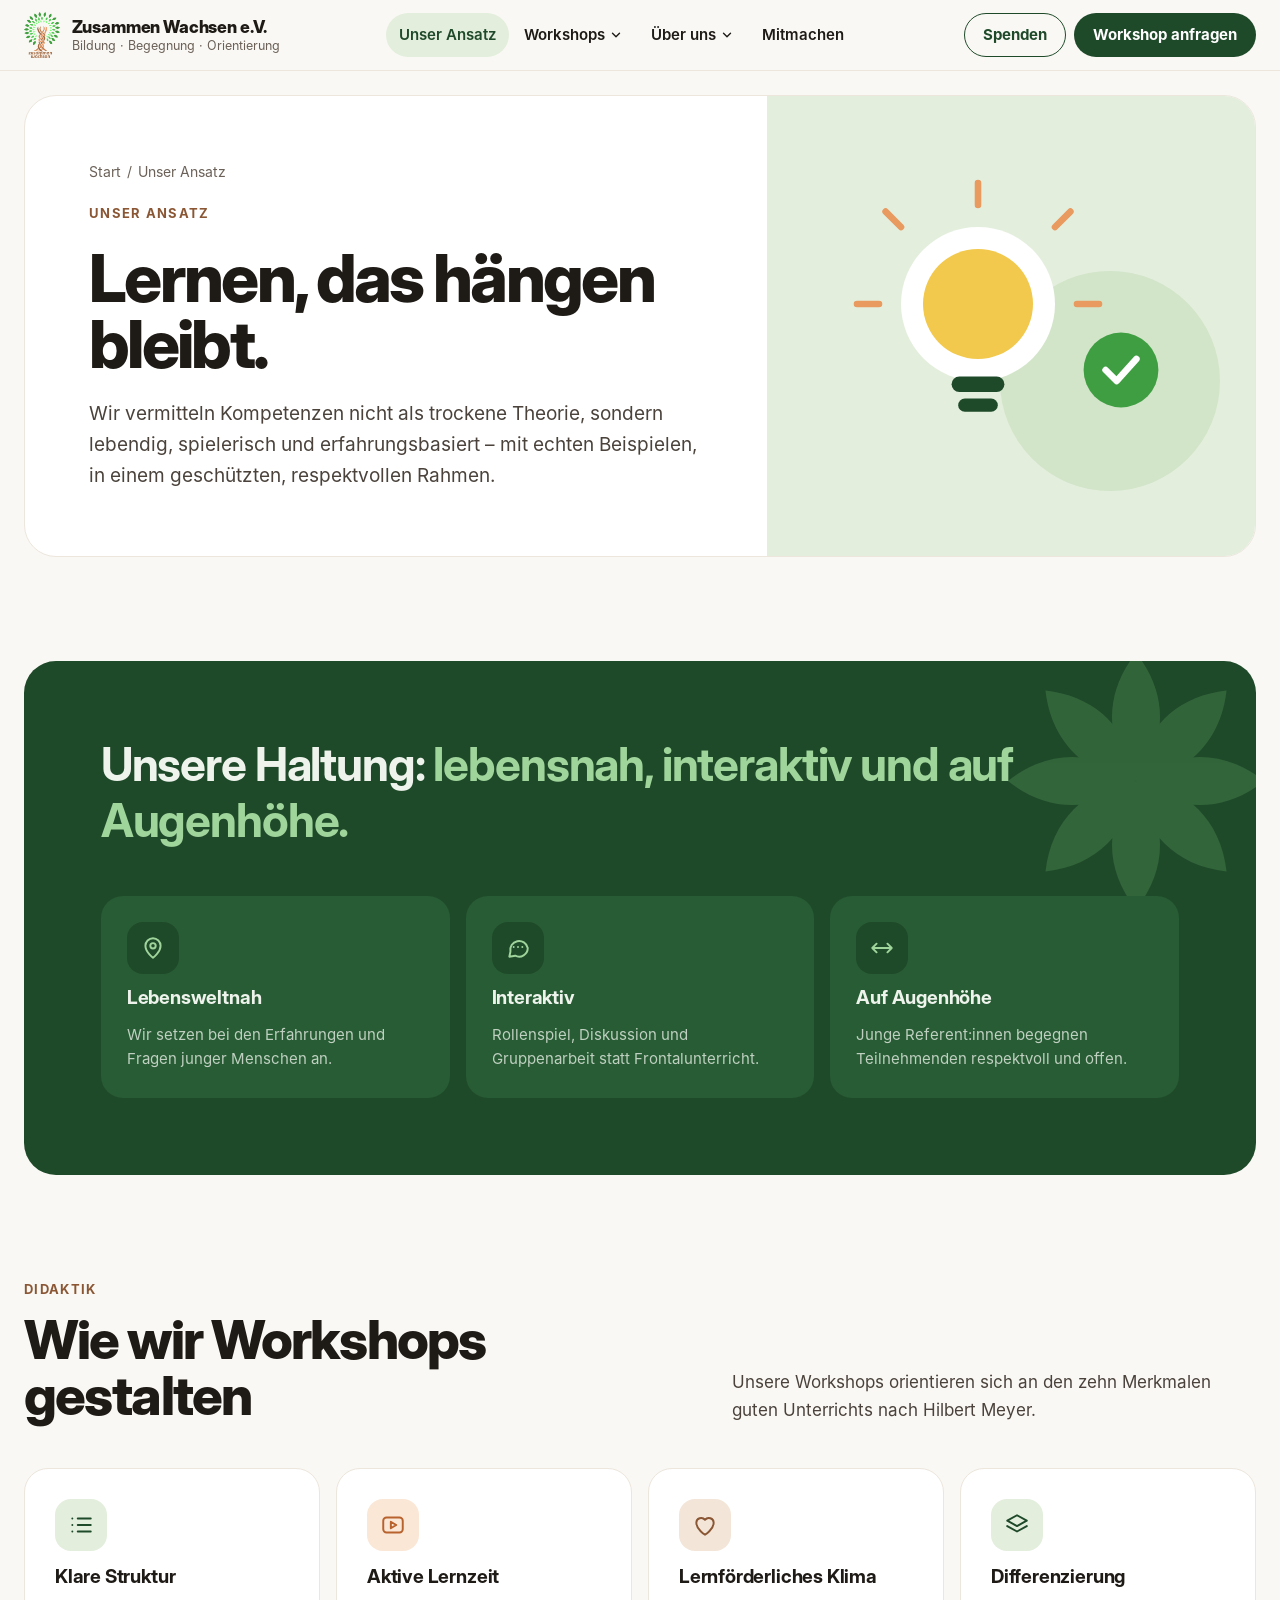
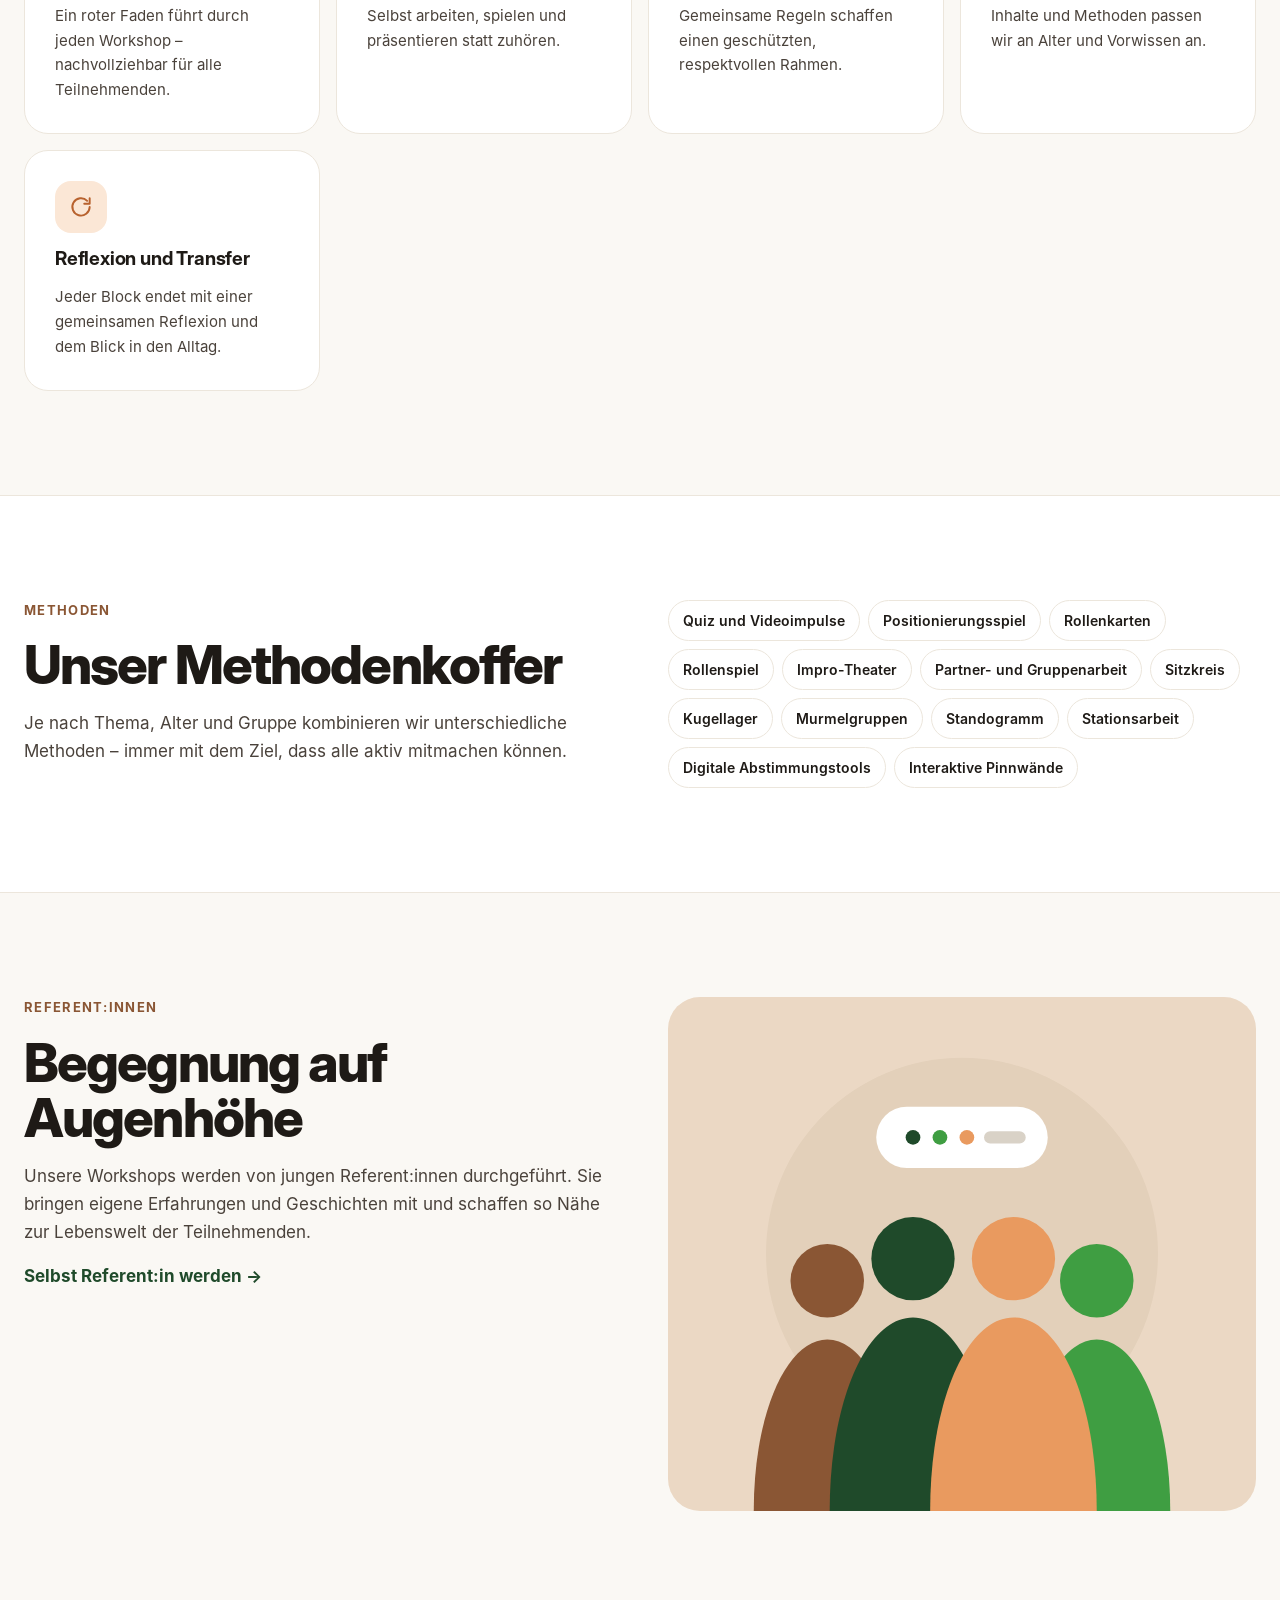
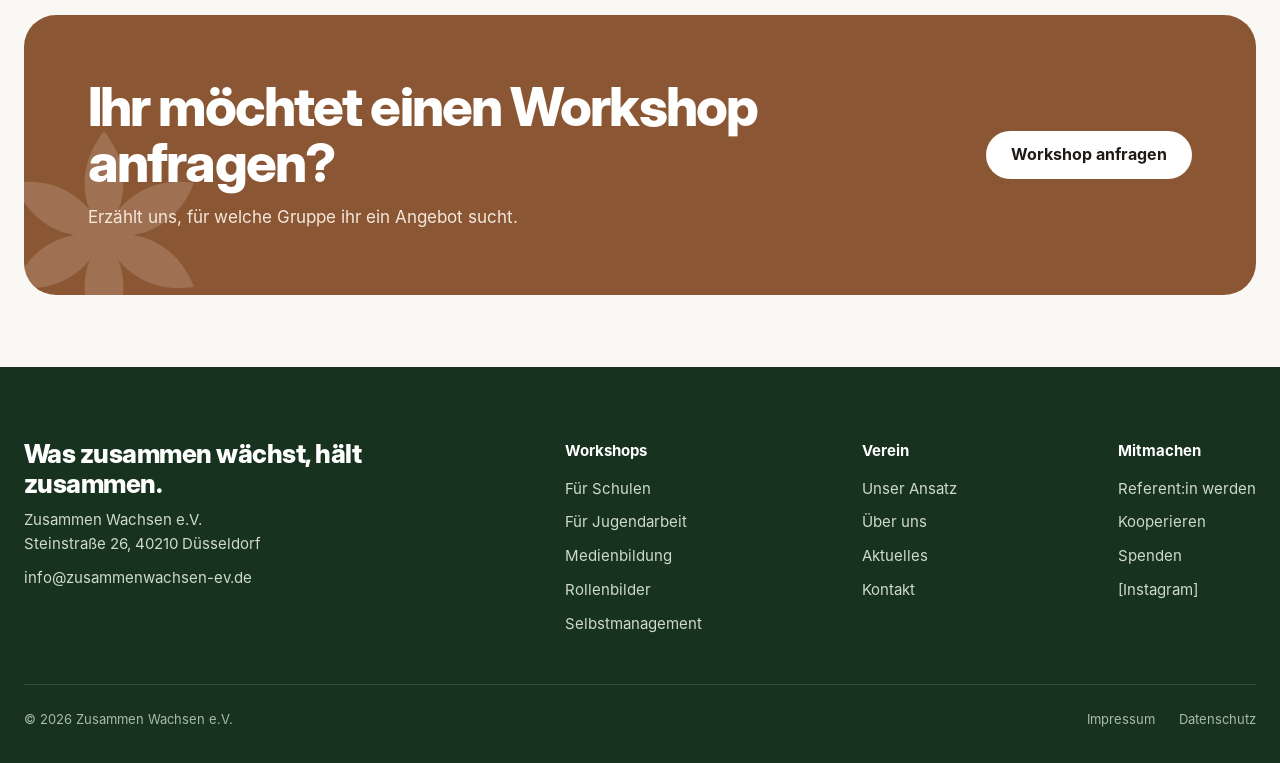
<file: Zusammen Wachsen Website/ansatz.html>
<!doctype html>
<html lang="de">
<head>
<meta charset="utf-8">
<meta name="viewport" content="width=device-width, initial-scale=1">
<title>Unser Ansatz – Zusammen Wachsen e.V.</title>
<meta name="description" content="Wie wir arbeiten: lebensnah, interaktiv und auf Augenhöhe – mit klarer Struktur, aktiver Lernzeit und Reflexion.">
<meta property="og:title" content="Unser Ansatz – Zusammen Wachsen e.V.">
<meta property="og:description" content="Wie wir arbeiten: lebensnah, interaktiv und auf Augenhöhe – mit klarer Struktur, aktiver Lernzeit und Reflexion.">
<meta property="og:type" content="website">
<meta name="theme-color" content="#1F4A2A">
<link rel="icon" href="favicon.png">
<link rel="stylesheet" href="styles.css">
</head>
<body>
<a class="skip" href="#inhalt">Zum Inhalt springen</a>
<header class="site-header">
<div class="wrap nav">
<a class="brand" href="index.html"><img src="logo.png" alt="" width="36" height="46"><span><b>Zusammen Wachsen e.V.</b><span>Bildung · Begegnung · Orientierung</span></span></a>
<nav aria-label="Hauptnavigation"><ul class="menu"><li><a href="ansatz.html" aria-current="page">Unser Ansatz</a></li><li><span tabindex="0">Workshops<svg width="14" height="14" viewBox="0 0 24 24" fill="none" stroke="currentColor" stroke-width="2.4" stroke-linecap="round" stroke-linejoin="round" aria-hidden="true"><path d="M6 9l6 6 6-6"/></svg></span><ul class="sub"><li><a href="workshops-schulen.html">Für Schulen<small>Klasse 3 bis Berufsschule</small></a></li><li><a href="workshops-jugendarbeit.html">Für Jugendarbeit & Gemeinden<small>Gruppen und junge Erwachsene</small></a></li><li><a href="medienbildung.html">Medienbildung<small>Themenfeld</small></a></li><li><a href="rollenbilder.html">Rollenbilder<small>Themenfeld</small></a></li><li><a href="selbstmanagement.html">Selbstmanagement<small>Themenfeld</small></a></li></ul></li><li><span tabindex="0">Über uns<svg width="14" height="14" viewBox="0 0 24 24" fill="none" stroke="currentColor" stroke-width="2.4" stroke-linecap="round" stroke-linejoin="round" aria-hidden="true"><path d="M6 9l6 6 6-6"/></svg></span><ul class="sub"><li><a href="ueber-uns.html">Der Verein<small>Wer wir sind</small></a></li><li><a href="aktuelles.html">Aktuelles<small>Neuigkeiten und Projekte</small></a></li><li><a href="kontakt.html">Kontakt<small>So erreicht ihr uns</small></a></li></ul></li><li><a href="mitmachen.html">Mitmachen</a></li></ul></nav>
<div class="nav-cta"><a class="btn btn-outline" href="mitmachen.html#spenden">Spenden</a><a class="btn btn-primary" href="kontakt.html">Workshop anfragen</a></div>
<details class="mobile"><summary aria-label="Menü öffnen"><svg width="22" height="22" viewBox="0 0 24 24" fill="none" stroke="currentColor" stroke-width="2.2" stroke-linecap="round" aria-hidden="true"><path d="M4 7h16M4 12h16M4 17h16"/></svg></summary>
<div class="panel"><a href="index.html">Startseite</a><a href="ansatz.html">Unser Ansatz</a><div class="grp">Workshops</div><a href="workshops-schulen.html">Für Schulen</a><a href="workshops-jugendarbeit.html">Für Jugendarbeit & Gemeinden</a><a href="medienbildung.html">Medienbildung</a><a href="rollenbilder.html">Rollenbilder</a><a href="selbstmanagement.html">Selbstmanagement</a><div class="grp">Über uns</div><a href="ueber-uns.html">Der Verein</a><a href="aktuelles.html">Aktuelles</a><a href="kontakt.html">Kontakt</a><a href="mitmachen.html">Mitmachen</a><a class="btn btn-primary" href="kontakt.html">Workshop anfragen</a><a class="btn btn-outline" href="mitmachen.html#spenden">Spenden</a></div>
</details>
</div>
</header>
<main id="inhalt">
<section class="wrap page-hero">
<div class="inner">
<div class="txt">
<nav class="crumbs" aria-label="Brotkrümel"><a href="index.html">Start</a><span aria-hidden="true">/</span><span>Unser Ansatz</span></nav>
<span class="eyebrow">Unser Ansatz</span>
<h1 class="h1">Lernen, das hängen bleibt.</h1>
<p class="lead">Wir vermitteln Kompetenzen nicht als trockene Theorie, sondern lebendig, spielerisch und erfahrungsbasiert – mit echten Beispielen, in einem geschützten, respektvollen Rahmen.</p>

</div>
<div class="art" style="background:#E3EEDD"><svg viewBox="0 0 400 300" aria-hidden="true"><circle cx="290" cy="200" r="100" fill="#D2E5C9"/><circle cx="170" cy="130" r="70" fill="#fff"/><circle cx="170" cy="130" r="50" fill="#F2C94C"/><rect x="146" y="196" width="48" height="14" rx="7" fill="#1F4A2A"/><rect x="152" y="216" width="36" height="12" rx="6" fill="#1F4A2A"/><path d="M170 40v-20M240 60l14-14M100 60L86 46M260 130h20M60 130h20" stroke="#E99A5F" stroke-width="6" stroke-linecap="round"/><circle cx="300" cy="190" r="34" fill="#3F9E42"/><path d="M286 190l10 10 18-20" fill="none" stroke="#fff" stroke-width="6" stroke-linecap="round" stroke-linejoin="round"/></svg></div>
</div>
</section><section class="wrap section"><div class="dark reveal stack gap-48"><svg viewBox="0 0 200 200" style="position:absolute;right:-40px;top:-40px;width:320px;height:320px;opacity:.2" aria-hidden="true"><g fill="#7FD07A"><path d="M100 20C120 45 120 75 100 100 80 75 80 45 100 20z" transform="rotate(0 100 100)"/><path d="M100 20C120 45 120 75 100 100 80 75 80 45 100 20z" transform="rotate(45 100 100)"/><path d="M100 20C120 45 120 75 100 100 80 75 80 45 100 20z" transform="rotate(90 100 100)"/><path d="M100 20C120 45 120 75 100 100 80 75 80 45 100 20z" transform="rotate(135 100 100)"/><path d="M100 20C120 45 120 75 100 100 80 75 80 45 100 20z" transform="rotate(180 100 100)"/><path d="M100 20C120 45 120 75 100 100 80 75 80 45 100 20z" transform="rotate(225 100 100)"/><path d="M100 20C120 45 120 75 100 100 80 75 80 45 100 20z" transform="rotate(270 100 100)"/><path d="M100 20C120 45 120 75 100 100 80 75 80 45 100 20z" transform="rotate(315 100 100)"/></g></svg>
<p class="statement">Unsere Haltung: <em>lebensnah, interaktiv und auf Augenhöhe.</em></p><div class="grid" style="position:relative">
<div class="card-d"><span class="icon"><svg viewBox="0 0 24 24" fill="none" stroke="#9FD49B" stroke-width="1.8" stroke-linecap="round" stroke-linejoin="round" aria-hidden="true"><path d="M12 21s-7-5-7-11a7 7 0 0114 0c0 6-7 11-7 11z"/><circle cx="12" cy="10" r="2.5"/></svg></span><h3 class="h4">Lebensweltnah</h3><p class="muted small">Wir setzen bei den Erfahrungen und Fragen junger Menschen an.</p></div>
<div class="card-d"><span class="icon"><svg viewBox="0 0 24 24" fill="none" stroke="#9FD49B" stroke-width="1.8" stroke-linecap="round" stroke-linejoin="round" aria-hidden="true"><path d="M21 12a8 8 0 01-11.6 7.1L4 20l1-4.6A8 8 0 1121 12z"/><path d="M8 11h.01M12 11h.01M16 11h.01"/></svg></span><h3 class="h4">Interaktiv</h3><p class="muted small">Rollenspiel, Diskussion und Gruppenarbeit statt Frontalunterricht.</p></div>
<div class="card-d"><span class="icon"><svg viewBox="0 0 24 24" fill="none" stroke="#9FD49B" stroke-width="1.8" stroke-linecap="round" stroke-linejoin="round" aria-hidden="true"><path d="M3 12h18M7 8l-4 4 4 4M17 8l4 4-4 4"/></svg></span><h3 class="h4">Auf Augenhöhe</h3><p class="muted small">Junge Referent:innen begegnen Teilnehmenden respektvoll und offen.</p></div>
</div></div></section>

<section class="wrap section" style="padding-top:0">
<div class="head reveal"><div><span class="eyebrow">Didaktik</span><h2 class="h2">Wie wir Workshops gestalten</h2></div><p class="muted" style="flex:1 1 360px">Unsere Workshops orientieren sich an den zehn Merkmalen guten Unterrichts nach Hilbert Meyer.</p></div>
<div class="grid grid-sm reveal">
<div class="card pad"><span class="icon t-green"><svg viewBox="0 0 24 24" fill="none" stroke="#1F4A2A" stroke-width="1.8" stroke-linecap="round" stroke-linejoin="round" aria-hidden="true"><path d="M9 6h12M9 12h12M9 18h12"/><path d="M4 6h.01M4 12h.01M4 18h.01"/></svg></span><h3 class="h4">Klare Struktur</h3><p class="muted small">Ein roter Faden führt durch jeden Workshop – nachvollziehbar für alle Teilnehmenden.</p></div>
<div class="card pad"><span class="icon t-orange"><svg viewBox="0 0 24 24" fill="none" stroke="#B8622E" stroke-width="1.8" stroke-linecap="round" stroke-linejoin="round" aria-hidden="true"><rect x="3" y="5" width="18" height="14" rx="3"/><path d="M10 9l5 3-5 3z"/></svg></span><h3 class="h4">Aktive Lernzeit</h3><p class="muted small">Selbst arbeiten, spielen und präsentieren statt zuhören.</p></div>
<div class="card pad"><span class="icon t-brown"><svg viewBox="0 0 24 24" fill="none" stroke="#8A5634" stroke-width="1.8" stroke-linecap="round" stroke-linejoin="round" aria-hidden="true"><path d="M12 21s-8-5-8-11a4.5 4.5 0 018-2.8A4.5 4.5 0 0120 10c0 6-8 11-8 11z"/></svg></span><h3 class="h4">Lernförderliches Klima</h3><p class="muted small">Gemeinsame Regeln schaffen einen geschützten, respektvollen Rahmen.</p></div>
<div class="card pad"><span class="icon t-green"><svg viewBox="0 0 24 24" fill="none" stroke="#1F4A2A" stroke-width="1.8" stroke-linecap="round" stroke-linejoin="round" aria-hidden="true"><path d="M12 3l9 5-9 5-9-5z"/><path d="M3 13l9 5 9-5"/></svg></span><h3 class="h4">Differenzierung</h3><p class="muted small">Inhalte und Methoden passen wir an Alter und Vorwissen an.</p></div>
<div class="card pad"><span class="icon t-orange"><svg viewBox="0 0 24 24" fill="none" stroke="#B8622E" stroke-width="1.8" stroke-linecap="round" stroke-linejoin="round" aria-hidden="true"><path d="M20 12a8 8 0 11-2.3-5.7M20 4v5h-5"/></svg></span><h3 class="h4">Reflexion und Transfer</h3><p class="muted small">Jeder Block endet mit einer gemeinsamen Reflexion und dem Blick in den Alltag.</p></div>
</div></section>

<section class="section-white"><div class="wrap section split">
<div class="stack gap-16 reveal"><span class="eyebrow">Methoden</span><h2 class="h2">Unser Methodenkoffer</h2><p class="muted">Je nach Thema, Alter und Gruppe kombinieren wir unterschiedliche Methoden – immer mit dem Ziel, dass alle aktiv mitmachen können.</p></div>
<div class="reveal" style="align-self:center"><div class="tags"><span class="chip">Quiz und Videoimpulse</span><span class="chip">Positionierungsspiel</span><span class="chip">Rollenkarten</span><span class="chip">Rollenspiel</span><span class="chip">Impro-Theater</span><span class="chip">Partner- und Gruppenarbeit</span><span class="chip">Sitzkreis</span><span class="chip">Kugellager</span><span class="chip">Murmelgruppen</span><span class="chip">Standogramm</span><span class="chip">Stationsarbeit</span><span class="chip">Digitale Abstimmungstools</span><span class="chip">Interaktive Pinnwände</span></div></div>
</div></section>

<section class="wrap section split">
<div class="stack gap-16 reveal"><span class="eyebrow">Referent:innen</span><h2 class="h2">Begegnung auf Augenhöhe</h2><p class="muted">Unsere Workshops werden von jungen Referent:innen durchgeführt. Sie bringen eigene Erfahrungen und Geschichten mit und schaffen so Nähe zur Lebenswelt der Teilnehmenden.</p><a class="link" href="mitmachen.html#referentin">Selbst Referent:in werden →</a></div>
<div class="reveal" style="background:#EBD8C4;border-radius:32px;display:flex;align-items:flex-end;justify-content:center;padding-top:24px;overflow:hidden"><svg viewBox="0 0 480 400" role="img" aria-label="Illustration: eine Gruppe junger Menschen"><circle cx="240" cy="190" r="160" fill="#E3D0BA"/><circle cx="130" cy="212" r="30" fill="#8A5634"/><path d="M70 400c0-80 27-140 60-140s60 60 60 140z" fill="#8A5634"/><circle cx="350" cy="212" r="30" fill="#3F9E42"/><path d="M290 400c0-80 27-140 60-140s60 60 60 140z" fill="#3F9E42"/><circle cx="200" cy="194" r="34" fill="#1F4A2A"/><path d="M132 400c0-90 30-158 68-158s68 68 68 158z" fill="#1F4A2A"/><circle cx="282" cy="194" r="34" fill="#E99A5F"/><path d="M214 400c0-90 30-158 68-158s68 68 68 158z" fill="#E99A5F"/><rect x="170" y="70" width="140" height="50" rx="25" fill="#fff"/><circle cx="200" cy="95" r="6" fill="#1F4A2A"/><circle cx="222" cy="95" r="6" fill="#3F9E42"/><circle cx="244" cy="95" r="6" fill="#E99A5F"/><rect x="258" y="90" width="34" height="10" rx="5" fill="#D9D2C7"/></svg></div>
</section>
<section class="wrap section-sm" style="padding-top:0"><div class="cta reveal"><svg viewBox="0 0 200 200" style="position:absolute;left:-50px;bottom:-70px;width:260px;height:260px;opacity:.18" aria-hidden="true"><g fill="#FBE7D6"><path d="M100 20C120 45 120 75 100 100 80 75 80 45 100 20z" transform="rotate(0 100 100)"/><path d="M100 20C120 45 120 75 100 100 80 75 80 45 100 20z" transform="rotate(60 100 100)"/><path d="M100 20C120 45 120 75 100 100 80 75 80 45 100 20z" transform="rotate(120 100 100)"/><path d="M100 20C120 45 120 75 100 100 80 75 80 45 100 20z" transform="rotate(180 100 100)"/><path d="M100 20C120 45 120 75 100 100 80 75 80 45 100 20z" transform="rotate(240 100 100)"/><path d="M100 20C120 45 120 75 100 100 80 75 80 45 100 20z" transform="rotate(300 100 100)"/></g></svg><div class="stack gap-12" style="flex:1 1 460px;min-width:0"><h2 class="h2">Ihr möchtet einen Workshop anfragen?</h2><p>Erzählt uns, für welche Gruppe ihr ein Angebot sucht.</p></div><a class="btn btn-light" href="kontakt.html">Workshop anfragen</a></div></section>
</main>
<footer class="site-footer">
<div class="wrap">
<div class="f-top">
<div class="f-col" style="flex:1 1 280px;max-width:380px"><span class="f-claim">Was zusammen wächst, hält zusammen.</span><span>Zusammen Wachsen e.V.<br>Steinstraße 26, 40210 Düsseldorf</span><a href="mailto:info@zusammenwachsen-ev.de">info@zusammenwachsen-ev.de</a></div>
<div class="f-col"><b>Workshops</b><a href="workshops-schulen.html">Für Schulen</a><a href="workshops-jugendarbeit.html">Für Jugendarbeit</a><a href="medienbildung.html">Medienbildung</a><a href="rollenbilder.html">Rollenbilder</a><a href="selbstmanagement.html">Selbstmanagement</a></div>
<div class="f-col"><b>Verein</b><a href="ansatz.html">Unser Ansatz</a><a href="ueber-uns.html">Über uns</a><a href="aktuelles.html">Aktuelles</a><a href="kontakt.html">Kontakt</a></div>
<div class="f-col"><b>Mitmachen</b><a href="mitmachen.html#referentin">Referent:in werden</a><a href="mitmachen.html#kooperation">Kooperieren</a><a href="mitmachen.html#spenden">Spenden</a><a href="#">[Instagram]</a></div>
</div>
<div class="f-bottom"><span>© 2026 Zusammen Wachsen e.V.</span><span style="display:flex;gap:24px"><a href="impressum.html">Impressum</a><a href="datenschutz.html">Datenschutz</a></span></div>
</div>
</footer>
</body>
</html>
</file>
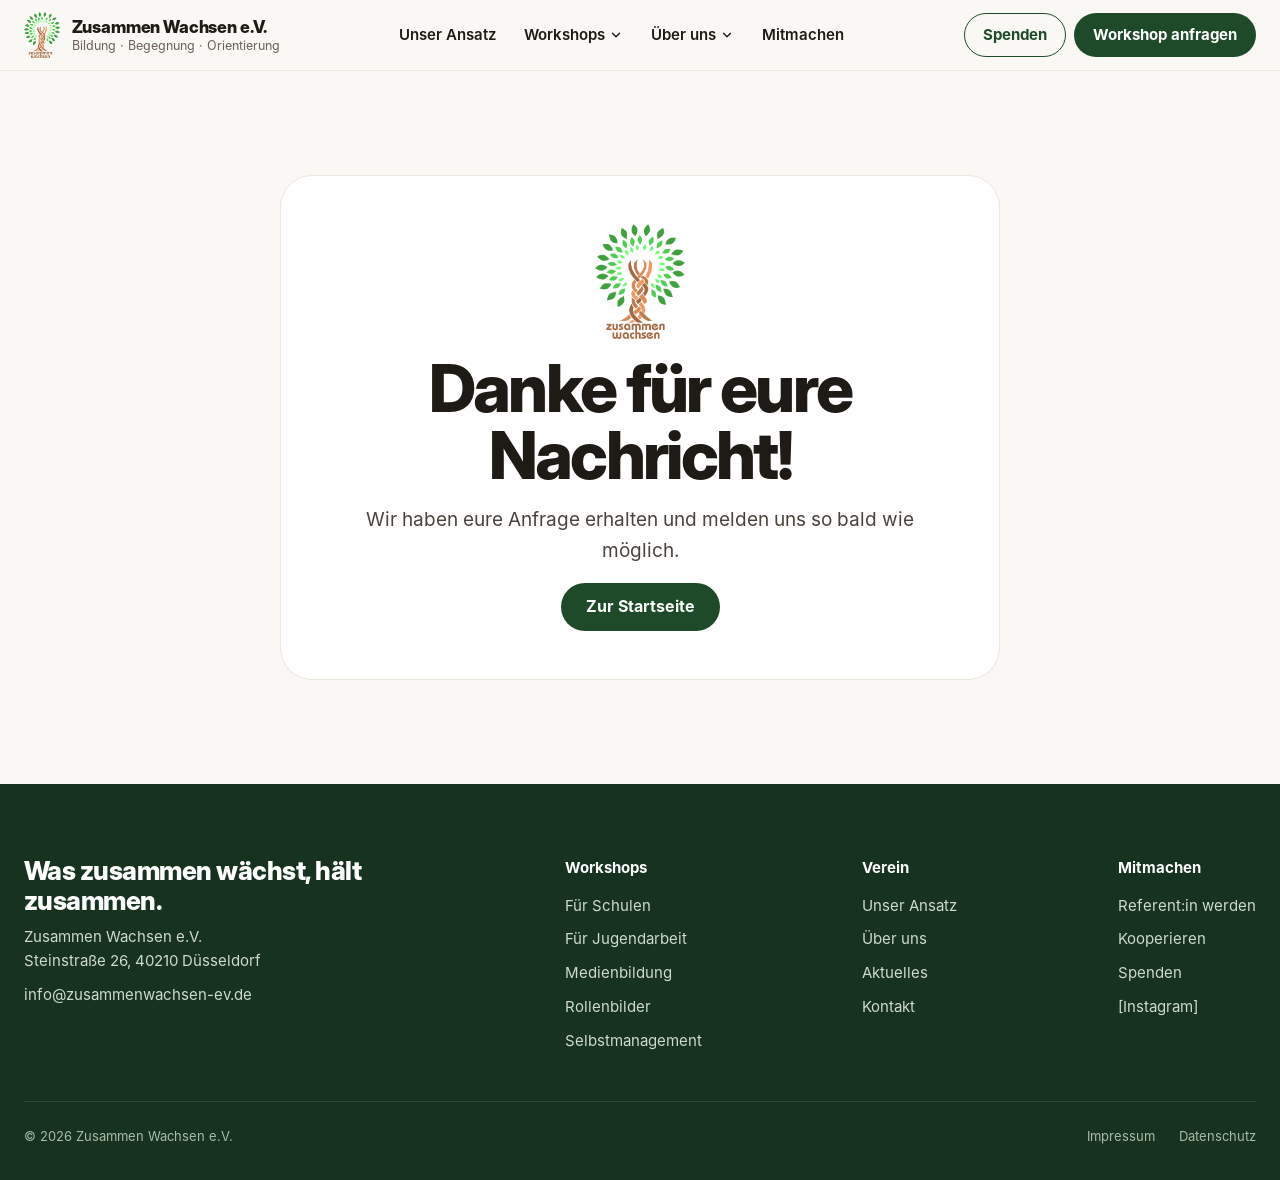
<file: Zusammen Wachsen Website/danke.html>
<!doctype html>
<html lang="de">
<head>
<meta charset="utf-8">
<meta name="viewport" content="width=device-width, initial-scale=1">
<title>Danke – Zusammen Wachsen e.V.</title>
<meta name="description" content="Eure Nachricht ist bei uns angekommen.">
<meta property="og:title" content="Danke – Zusammen Wachsen e.V.">
<meta property="og:description" content="Eure Nachricht ist bei uns angekommen.">
<meta property="og:type" content="website">
<meta name="theme-color" content="#1F4A2A">
<link rel="icon" href="favicon.png">
<link rel="stylesheet" href="styles.css">
</head>
<body>
<a class="skip" href="#inhalt">Zum Inhalt springen</a>
<header class="site-header">
<div class="wrap nav">
<a class="brand" href="index.html"><img src="logo.png" alt="" width="36" height="46"><span><b>Zusammen Wachsen e.V.</b><span>Bildung · Begegnung · Orientierung</span></span></a>
<nav aria-label="Hauptnavigation"><ul class="menu"><li><a href="ansatz.html">Unser Ansatz</a></li><li><span tabindex="0">Workshops<svg width="14" height="14" viewBox="0 0 24 24" fill="none" stroke="currentColor" stroke-width="2.4" stroke-linecap="round" stroke-linejoin="round" aria-hidden="true"><path d="M6 9l6 6 6-6"/></svg></span><ul class="sub"><li><a href="workshops-schulen.html">Für Schulen<small>Klasse 3 bis Berufsschule</small></a></li><li><a href="workshops-jugendarbeit.html">Für Jugendarbeit & Gemeinden<small>Gruppen und junge Erwachsene</small></a></li><li><a href="medienbildung.html">Medienbildung<small>Themenfeld</small></a></li><li><a href="rollenbilder.html">Rollenbilder<small>Themenfeld</small></a></li><li><a href="selbstmanagement.html">Selbstmanagement<small>Themenfeld</small></a></li></ul></li><li><span tabindex="0">Über uns<svg width="14" height="14" viewBox="0 0 24 24" fill="none" stroke="currentColor" stroke-width="2.4" stroke-linecap="round" stroke-linejoin="round" aria-hidden="true"><path d="M6 9l6 6 6-6"/></svg></span><ul class="sub"><li><a href="ueber-uns.html">Der Verein<small>Wer wir sind</small></a></li><li><a href="aktuelles.html">Aktuelles<small>Neuigkeiten und Projekte</small></a></li><li><a href="kontakt.html">Kontakt<small>So erreicht ihr uns</small></a></li></ul></li><li><a href="mitmachen.html">Mitmachen</a></li></ul></nav>
<div class="nav-cta"><a class="btn btn-outline" href="mitmachen.html#spenden">Spenden</a><a class="btn btn-primary" href="kontakt.html">Workshop anfragen</a></div>
<details class="mobile"><summary aria-label="Menü öffnen"><svg width="22" height="22" viewBox="0 0 24 24" fill="none" stroke="currentColor" stroke-width="2.2" stroke-linecap="round" aria-hidden="true"><path d="M4 7h16M4 12h16M4 17h16"/></svg></summary>
<div class="panel"><a href="index.html">Startseite</a><a href="ansatz.html">Unser Ansatz</a><div class="grp">Workshops</div><a href="workshops-schulen.html">Für Schulen</a><a href="workshops-jugendarbeit.html">Für Jugendarbeit & Gemeinden</a><a href="medienbildung.html">Medienbildung</a><a href="rollenbilder.html">Rollenbilder</a><a href="selbstmanagement.html">Selbstmanagement</a><div class="grp">Über uns</div><a href="ueber-uns.html">Der Verein</a><a href="aktuelles.html">Aktuelles</a><a href="kontakt.html">Kontakt</a><a href="mitmachen.html">Mitmachen</a><a class="btn btn-primary" href="kontakt.html">Workshop anfragen</a><a class="btn btn-outline" href="mitmachen.html#spenden">Spenden</a></div>
</details>
</div>
</header>
<main id="inhalt">
<section class="wrap section"><div class="form-box reveal stack gap-16 acenter" style="text-align:center;align-items:center;max-width:720px;margin:0 auto"><img src="logo.png" alt="" width="90" height="115"><h1 class="h1">Danke für eure Nachricht!</h1><p class="lead">Wir haben eure Anfrage erhalten und melden uns so bald wie möglich.</p><a class="btn btn-primary" href="index.html">Zur Startseite</a></div></section>
</main>
<footer class="site-footer">
<div class="wrap">
<div class="f-top">
<div class="f-col" style="flex:1 1 280px;max-width:380px"><span class="f-claim">Was zusammen wächst, hält zusammen.</span><span>Zusammen Wachsen e.V.<br>Steinstraße 26, 40210 Düsseldorf</span><a href="mailto:info@zusammenwachsen-ev.de">info@zusammenwachsen-ev.de</a></div>
<div class="f-col"><b>Workshops</b><a href="workshops-schulen.html">Für Schulen</a><a href="workshops-jugendarbeit.html">Für Jugendarbeit</a><a href="medienbildung.html">Medienbildung</a><a href="rollenbilder.html">Rollenbilder</a><a href="selbstmanagement.html">Selbstmanagement</a></div>
<div class="f-col"><b>Verein</b><a href="ansatz.html">Unser Ansatz</a><a href="ueber-uns.html">Über uns</a><a href="aktuelles.html">Aktuelles</a><a href="kontakt.html">Kontakt</a></div>
<div class="f-col"><b>Mitmachen</b><a href="mitmachen.html#referentin">Referent:in werden</a><a href="mitmachen.html#kooperation">Kooperieren</a><a href="mitmachen.html#spenden">Spenden</a><a href="#">[Instagram]</a></div>
</div>
<div class="f-bottom"><span>© 2026 Zusammen Wachsen e.V.</span><span style="display:flex;gap:24px"><a href="impressum.html">Impressum</a><a href="datenschutz.html">Datenschutz</a></span></div>
</div>
</footer>
</body>
</html>
</file>
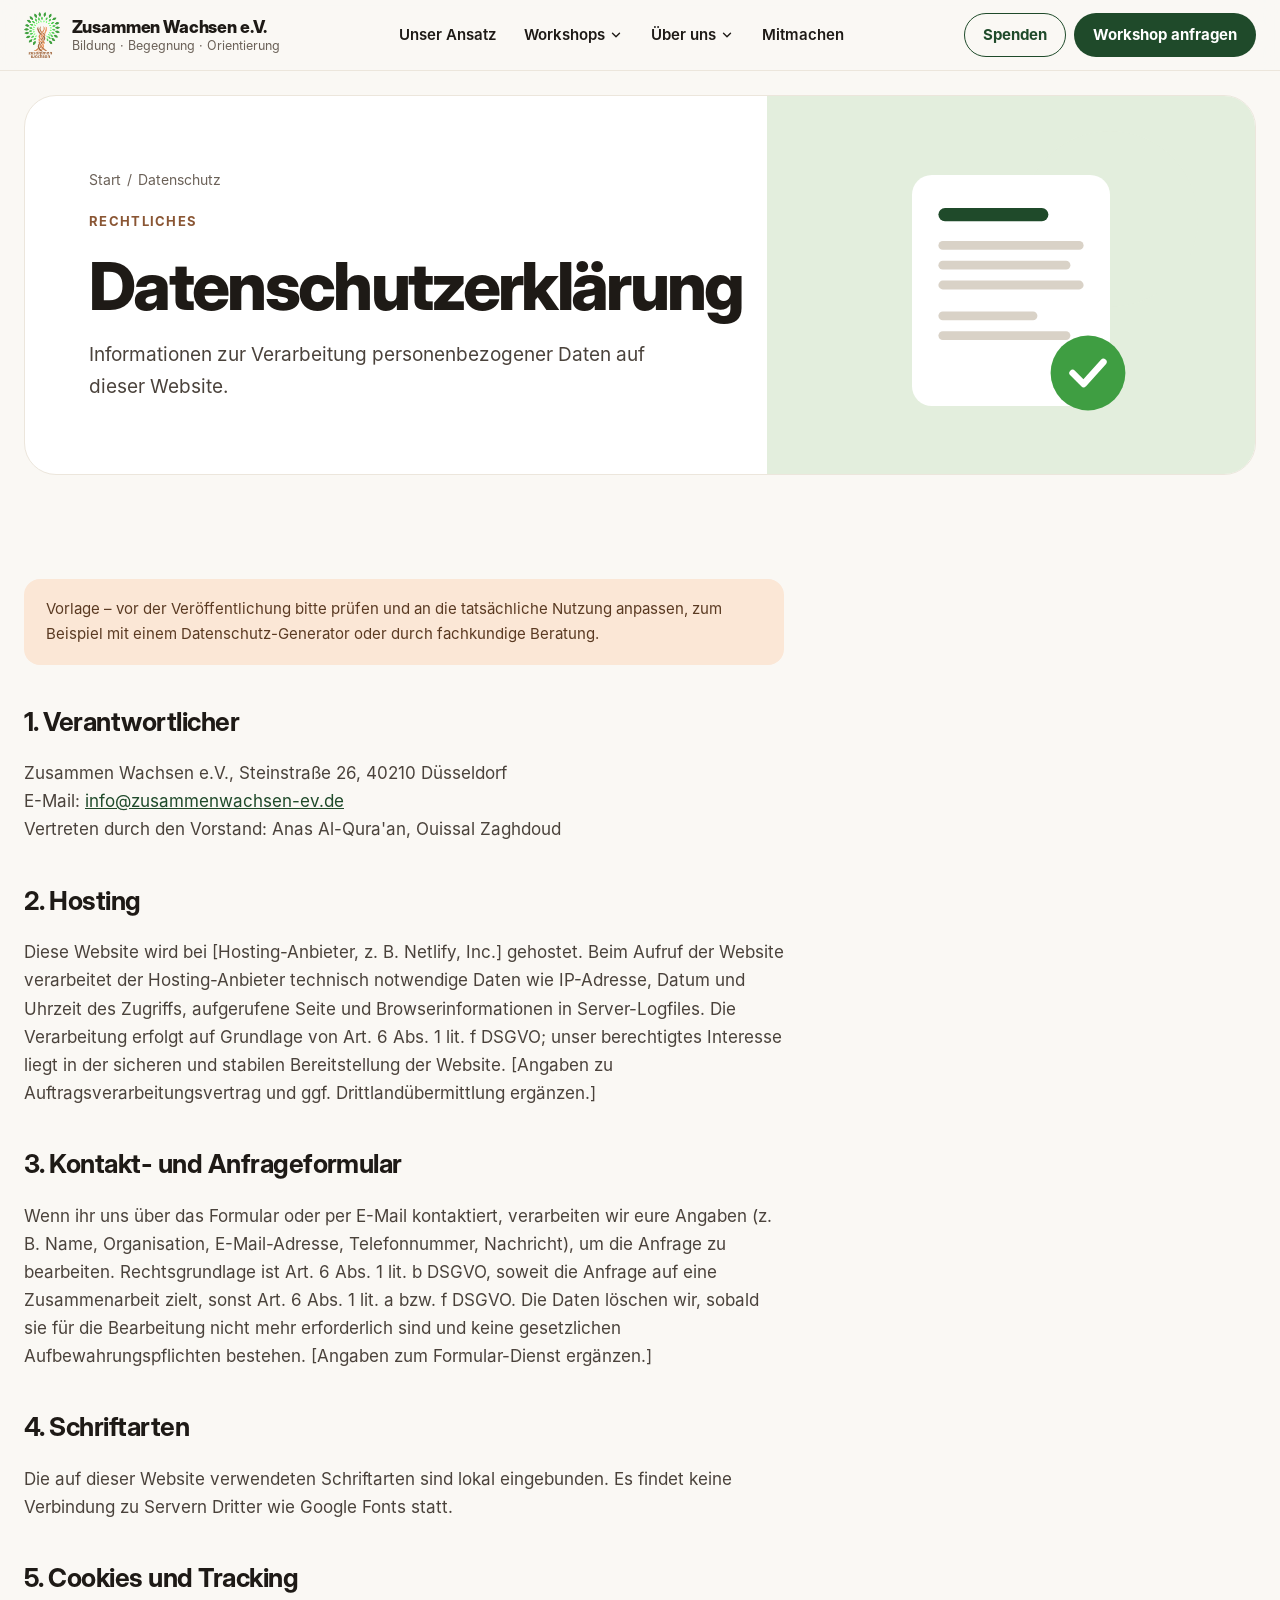
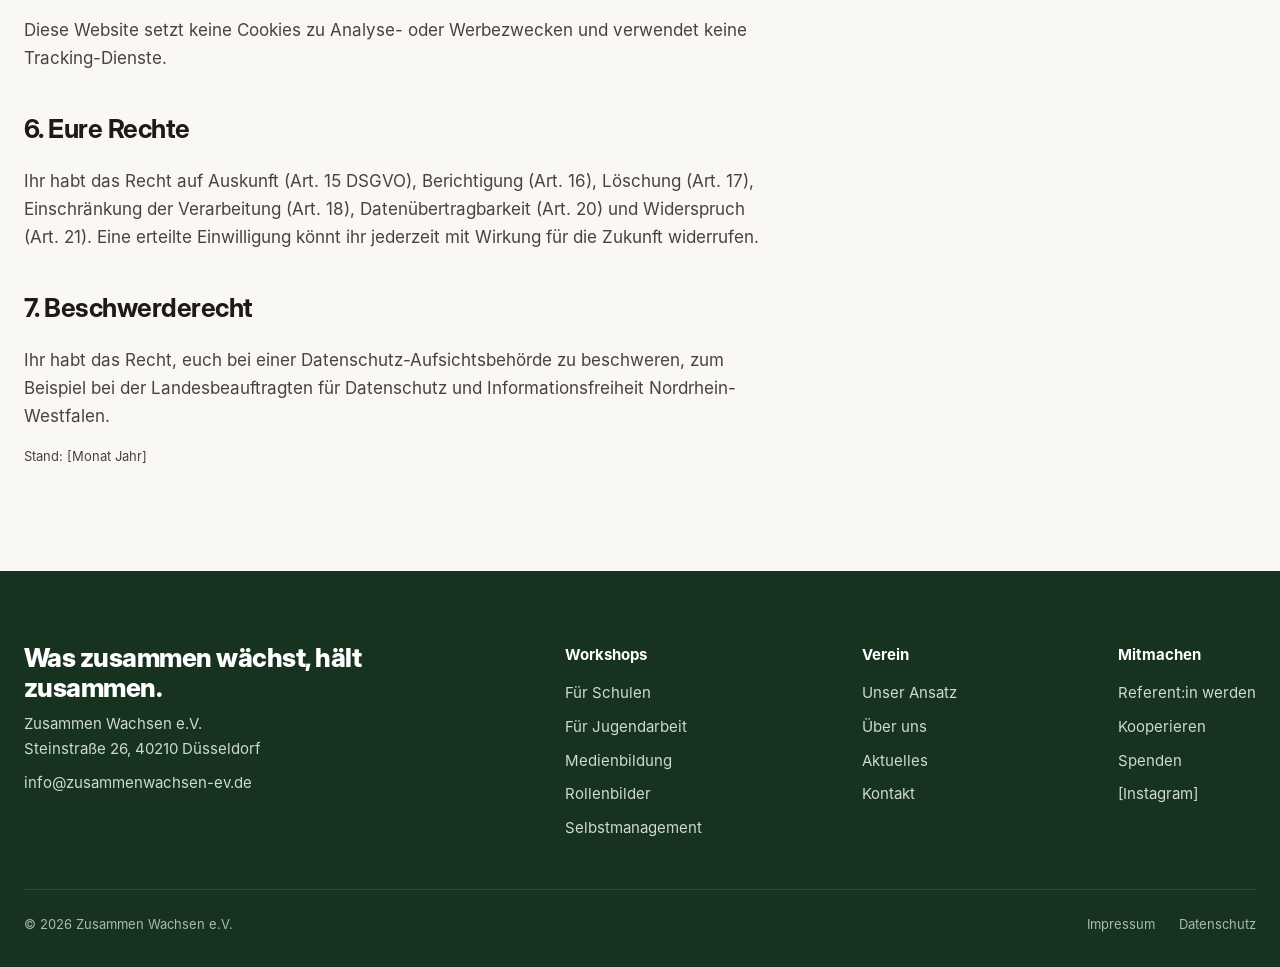
<file: Zusammen Wachsen Website/datenschutz.html>
<!doctype html>
<html lang="de">
<head>
<meta charset="utf-8">
<meta name="viewport" content="width=device-width, initial-scale=1">
<title>Datenschutzerklärung – Zusammen Wachsen e.V.</title>
<meta name="description" content="Datenschutzerklärung von Zusammen Wachsen e.V.">
<meta property="og:title" content="Datenschutzerklärung – Zusammen Wachsen e.V.">
<meta property="og:description" content="Datenschutzerklärung von Zusammen Wachsen e.V.">
<meta property="og:type" content="website">
<meta name="theme-color" content="#1F4A2A">
<link rel="icon" href="favicon.png">
<link rel="stylesheet" href="styles.css">
</head>
<body>
<a class="skip" href="#inhalt">Zum Inhalt springen</a>
<header class="site-header">
<div class="wrap nav">
<a class="brand" href="index.html"><img src="logo.png" alt="" width="36" height="46"><span><b>Zusammen Wachsen e.V.</b><span>Bildung · Begegnung · Orientierung</span></span></a>
<nav aria-label="Hauptnavigation"><ul class="menu"><li><a href="ansatz.html">Unser Ansatz</a></li><li><span tabindex="0">Workshops<svg width="14" height="14" viewBox="0 0 24 24" fill="none" stroke="currentColor" stroke-width="2.4" stroke-linecap="round" stroke-linejoin="round" aria-hidden="true"><path d="M6 9l6 6 6-6"/></svg></span><ul class="sub"><li><a href="workshops-schulen.html">Für Schulen<small>Klasse 3 bis Berufsschule</small></a></li><li><a href="workshops-jugendarbeit.html">Für Jugendarbeit & Gemeinden<small>Gruppen und junge Erwachsene</small></a></li><li><a href="medienbildung.html">Medienbildung<small>Themenfeld</small></a></li><li><a href="rollenbilder.html">Rollenbilder<small>Themenfeld</small></a></li><li><a href="selbstmanagement.html">Selbstmanagement<small>Themenfeld</small></a></li></ul></li><li><span tabindex="0">Über uns<svg width="14" height="14" viewBox="0 0 24 24" fill="none" stroke="currentColor" stroke-width="2.4" stroke-linecap="round" stroke-linejoin="round" aria-hidden="true"><path d="M6 9l6 6 6-6"/></svg></span><ul class="sub"><li><a href="ueber-uns.html">Der Verein<small>Wer wir sind</small></a></li><li><a href="aktuelles.html">Aktuelles<small>Neuigkeiten und Projekte</small></a></li><li><a href="kontakt.html">Kontakt<small>So erreicht ihr uns</small></a></li></ul></li><li><a href="mitmachen.html">Mitmachen</a></li></ul></nav>
<div class="nav-cta"><a class="btn btn-outline" href="mitmachen.html#spenden">Spenden</a><a class="btn btn-primary" href="kontakt.html">Workshop anfragen</a></div>
<details class="mobile"><summary aria-label="Menü öffnen"><svg width="22" height="22" viewBox="0 0 24 24" fill="none" stroke="currentColor" stroke-width="2.2" stroke-linecap="round" aria-hidden="true"><path d="M4 7h16M4 12h16M4 17h16"/></svg></summary>
<div class="panel"><a href="index.html">Startseite</a><a href="ansatz.html">Unser Ansatz</a><div class="grp">Workshops</div><a href="workshops-schulen.html">Für Schulen</a><a href="workshops-jugendarbeit.html">Für Jugendarbeit & Gemeinden</a><a href="medienbildung.html">Medienbildung</a><a href="rollenbilder.html">Rollenbilder</a><a href="selbstmanagement.html">Selbstmanagement</a><div class="grp">Über uns</div><a href="ueber-uns.html">Der Verein</a><a href="aktuelles.html">Aktuelles</a><a href="kontakt.html">Kontakt</a><a href="mitmachen.html">Mitmachen</a><a class="btn btn-primary" href="kontakt.html">Workshop anfragen</a><a class="btn btn-outline" href="mitmachen.html#spenden">Spenden</a></div>
</details>
</div>
</header>
<main id="inhalt">
<section class="wrap page-hero">
<div class="inner">
<div class="txt">
<nav class="crumbs" aria-label="Brotkrümel"><a href="index.html">Start</a><span aria-hidden="true">/</span><span>Datenschutz</span></nav>
<span class="eyebrow">Rechtliches</span>
<h1 class="h1">Datenschutzerklärung</h1>
<p class="lead">Informationen zur Verarbeitung personenbezogener Daten auf dieser Website.</p>

</div>
<div class="art" style="background:#E3EEDD"><svg viewBox="0 0 400 300" aria-hidden="true"><circle cx="290" cy="90" r="80" fill="#E3EEDD"/><rect x="110" y="50" width="180" height="210" rx="18" fill="#fff"/><rect x="134" y="80" width="100" height="12" rx="6" fill="#1F4A2A"/><rect x="134" y="110" width="132" height="8" rx="4" fill="#D9D2C7"/><rect x="134" y="128" width="120" height="8" rx="4" fill="#D9D2C7"/><rect x="134" y="146" width="132" height="8" rx="4" fill="#D9D2C7"/><rect x="134" y="174" width="90" height="8" rx="4" fill="#D9D2C7"/><rect x="134" y="192" width="120" height="8" rx="4" fill="#D9D2C7"/><circle cx="270" cy="230" r="34" fill="#3F9E42"/><path d="M256 230l10 10 18-20" fill="none" stroke="#fff" stroke-width="6" stroke-linecap="round" stroke-linejoin="round"/></svg></div>
</div>
</section><section class="wrap section"><div class="prose">
<p class="notice">Vorlage – vor der Veröffentlichung bitte prüfen und an die tatsächliche Nutzung anpassen, zum Beispiel mit einem Datenschutz-Generator oder durch fachkundige Beratung.</p>
<h2>1. Verantwortlicher</h2><p>Zusammen Wachsen e.V., Steinstraße 26, 40210 Düsseldorf<br>E-Mail: <a href="mailto:info@zusammenwachsen-ev.de">info@zusammenwachsen-ev.de</a><br>Vertreten durch den Vorstand: Anas Al-Qura'an, Ouissal Zaghdoud</p>
<h2>2. Hosting</h2><p>Diese Website wird bei [Hosting-Anbieter, z. B. Netlify, Inc.] gehostet. Beim Aufruf der Website verarbeitet der Hosting-Anbieter technisch notwendige Daten wie IP-Adresse, Datum und Uhrzeit des Zugriffs, aufgerufene Seite und Browserinformationen in Server-Logfiles. Die Verarbeitung erfolgt auf Grundlage von Art. 6 Abs. 1 lit. f DSGVO; unser berechtigtes Interesse liegt in der sicheren und stabilen Bereitstellung der Website. [Angaben zu Auftragsverarbeitungsvertrag und ggf. Drittlandübermittlung ergänzen.]</p>
<h2>3. Kontakt- und Anfrageformular</h2><p>Wenn ihr uns über das Formular oder per E-Mail kontaktiert, verarbeiten wir eure Angaben (z. B. Name, Organisation, E-Mail-Adresse, Telefonnummer, Nachricht), um die Anfrage zu bearbeiten. Rechtsgrundlage ist Art. 6 Abs. 1 lit. b DSGVO, soweit die Anfrage auf eine Zusammenarbeit zielt, sonst Art. 6 Abs. 1 lit. a bzw. f DSGVO. Die Daten löschen wir, sobald sie für die Bearbeitung nicht mehr erforderlich sind und keine gesetzlichen Aufbewahrungspflichten bestehen. [Angaben zum Formular-Dienst ergänzen.]</p>
<h2>4. Schriftarten</h2><p>Die auf dieser Website verwendeten Schriftarten sind lokal eingebunden. Es findet keine Verbindung zu Servern Dritter wie Google Fonts statt.</p>
<h2>5. Cookies und Tracking</h2><p>Diese Website setzt keine Cookies zu Analyse- oder Werbezwecken und verwendet keine Tracking-Dienste.</p>
<h2>6. Eure Rechte</h2><p>Ihr habt das Recht auf Auskunft (Art. 15 DSGVO), Berichtigung (Art. 16), Löschung (Art. 17), Einschränkung der Verarbeitung (Art. 18), Datenübertragbarkeit (Art. 20) und Widerspruch (Art. 21). Eine erteilte Einwilligung könnt ihr jederzeit mit Wirkung für die Zukunft widerrufen.</p>
<h2>7. Beschwerderecht</h2><p>Ihr habt das Recht, euch bei einer Datenschutz-Aufsichtsbehörde zu beschweren, zum Beispiel bei der Landesbeauftragten für Datenschutz und Informationsfreiheit Nordrhein-Westfalen.</p>
<p class="xs">Stand: [Monat Jahr]</p>
</div></section>
</main>
<footer class="site-footer">
<div class="wrap">
<div class="f-top">
<div class="f-col" style="flex:1 1 280px;max-width:380px"><span class="f-claim">Was zusammen wächst, hält zusammen.</span><span>Zusammen Wachsen e.V.<br>Steinstraße 26, 40210 Düsseldorf</span><a href="mailto:info@zusammenwachsen-ev.de">info@zusammenwachsen-ev.de</a></div>
<div class="f-col"><b>Workshops</b><a href="workshops-schulen.html">Für Schulen</a><a href="workshops-jugendarbeit.html">Für Jugendarbeit</a><a href="medienbildung.html">Medienbildung</a><a href="rollenbilder.html">Rollenbilder</a><a href="selbstmanagement.html">Selbstmanagement</a></div>
<div class="f-col"><b>Verein</b><a href="ansatz.html">Unser Ansatz</a><a href="ueber-uns.html">Über uns</a><a href="aktuelles.html">Aktuelles</a><a href="kontakt.html">Kontakt</a></div>
<div class="f-col"><b>Mitmachen</b><a href="mitmachen.html#referentin">Referent:in werden</a><a href="mitmachen.html#kooperation">Kooperieren</a><a href="mitmachen.html#spenden">Spenden</a><a href="#">[Instagram]</a></div>
</div>
<div class="f-bottom"><span>© 2026 Zusammen Wachsen e.V.</span><span style="display:flex;gap:24px"><a href="impressum.html">Impressum</a><a href="datenschutz.html">Datenschutz</a></span></div>
</div>
</footer>
</body>
</html>
</file>
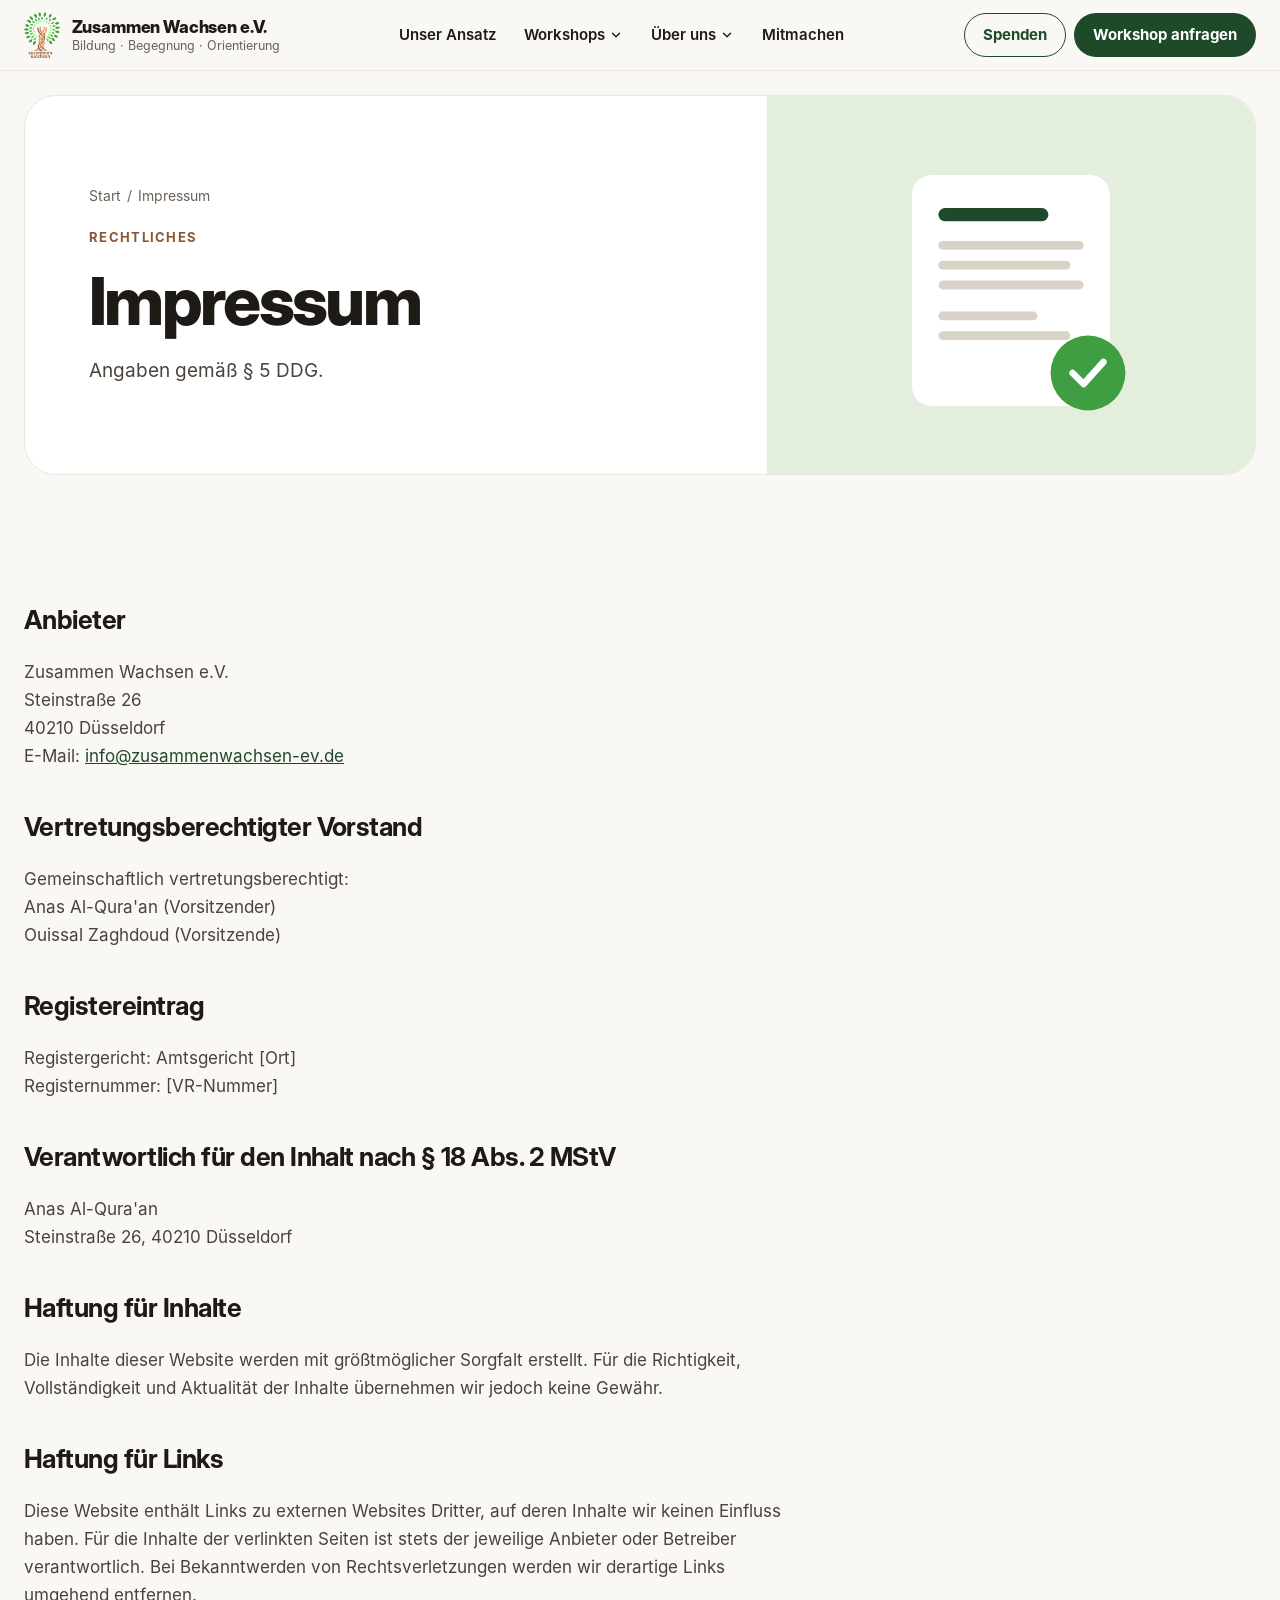
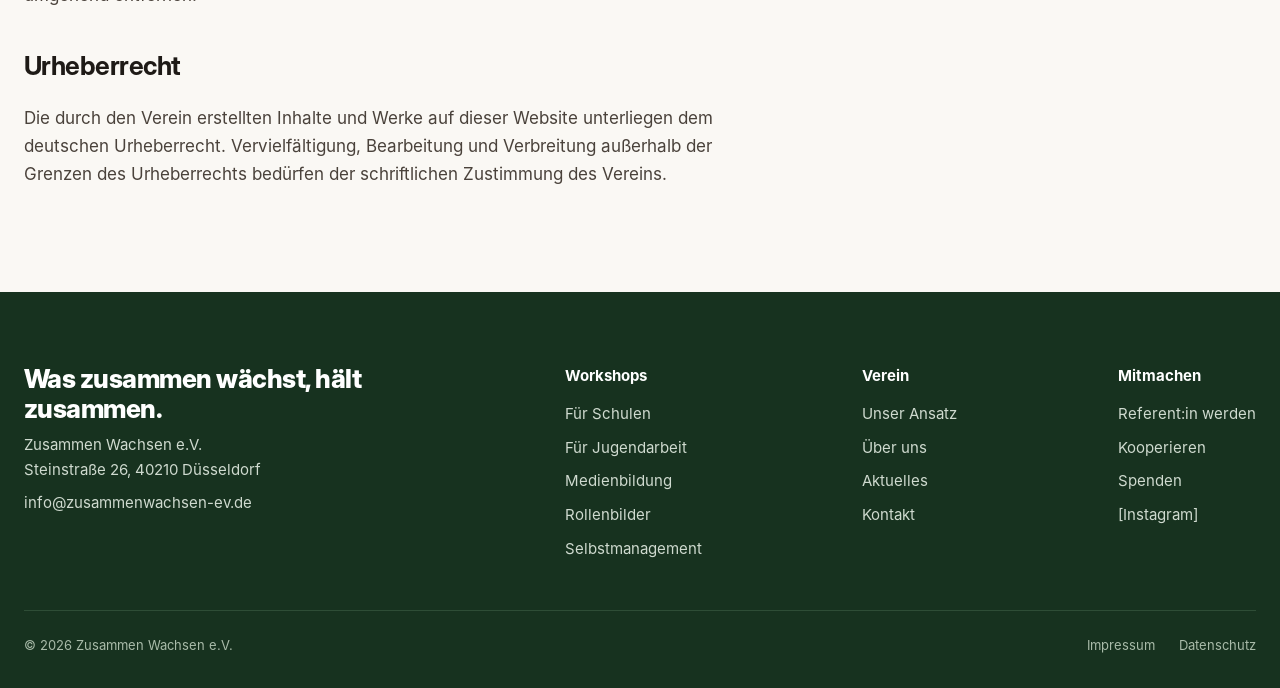
<file: Zusammen Wachsen Website/impressum.html>
<!doctype html>
<html lang="de">
<head>
<meta charset="utf-8">
<meta name="viewport" content="width=device-width, initial-scale=1">
<title>Impressum – Zusammen Wachsen e.V.</title>
<meta name="description" content="Impressum von Zusammen Wachsen e.V.">
<meta property="og:title" content="Impressum – Zusammen Wachsen e.V.">
<meta property="og:description" content="Impressum von Zusammen Wachsen e.V.">
<meta property="og:type" content="website">
<meta name="theme-color" content="#1F4A2A">
<link rel="icon" href="favicon.png">
<link rel="stylesheet" href="styles.css">
</head>
<body>
<a class="skip" href="#inhalt">Zum Inhalt springen</a>
<header class="site-header">
<div class="wrap nav">
<a class="brand" href="index.html"><img src="logo.png" alt="" width="36" height="46"><span><b>Zusammen Wachsen e.V.</b><span>Bildung · Begegnung · Orientierung</span></span></a>
<nav aria-label="Hauptnavigation"><ul class="menu"><li><a href="ansatz.html">Unser Ansatz</a></li><li><span tabindex="0">Workshops<svg width="14" height="14" viewBox="0 0 24 24" fill="none" stroke="currentColor" stroke-width="2.4" stroke-linecap="round" stroke-linejoin="round" aria-hidden="true"><path d="M6 9l6 6 6-6"/></svg></span><ul class="sub"><li><a href="workshops-schulen.html">Für Schulen<small>Klasse 3 bis Berufsschule</small></a></li><li><a href="workshops-jugendarbeit.html">Für Jugendarbeit & Gemeinden<small>Gruppen und junge Erwachsene</small></a></li><li><a href="medienbildung.html">Medienbildung<small>Themenfeld</small></a></li><li><a href="rollenbilder.html">Rollenbilder<small>Themenfeld</small></a></li><li><a href="selbstmanagement.html">Selbstmanagement<small>Themenfeld</small></a></li></ul></li><li><span tabindex="0">Über uns<svg width="14" height="14" viewBox="0 0 24 24" fill="none" stroke="currentColor" stroke-width="2.4" stroke-linecap="round" stroke-linejoin="round" aria-hidden="true"><path d="M6 9l6 6 6-6"/></svg></span><ul class="sub"><li><a href="ueber-uns.html">Der Verein<small>Wer wir sind</small></a></li><li><a href="aktuelles.html">Aktuelles<small>Neuigkeiten und Projekte</small></a></li><li><a href="kontakt.html">Kontakt<small>So erreicht ihr uns</small></a></li></ul></li><li><a href="mitmachen.html">Mitmachen</a></li></ul></nav>
<div class="nav-cta"><a class="btn btn-outline" href="mitmachen.html#spenden">Spenden</a><a class="btn btn-primary" href="kontakt.html">Workshop anfragen</a></div>
<details class="mobile"><summary aria-label="Menü öffnen"><svg width="22" height="22" viewBox="0 0 24 24" fill="none" stroke="currentColor" stroke-width="2.2" stroke-linecap="round" aria-hidden="true"><path d="M4 7h16M4 12h16M4 17h16"/></svg></summary>
<div class="panel"><a href="index.html">Startseite</a><a href="ansatz.html">Unser Ansatz</a><div class="grp">Workshops</div><a href="workshops-schulen.html">Für Schulen</a><a href="workshops-jugendarbeit.html">Für Jugendarbeit & Gemeinden</a><a href="medienbildung.html">Medienbildung</a><a href="rollenbilder.html">Rollenbilder</a><a href="selbstmanagement.html">Selbstmanagement</a><div class="grp">Über uns</div><a href="ueber-uns.html">Der Verein</a><a href="aktuelles.html">Aktuelles</a><a href="kontakt.html">Kontakt</a><a href="mitmachen.html">Mitmachen</a><a class="btn btn-primary" href="kontakt.html">Workshop anfragen</a><a class="btn btn-outline" href="mitmachen.html#spenden">Spenden</a></div>
</details>
</div>
</header>
<main id="inhalt">
<section class="wrap page-hero">
<div class="inner">
<div class="txt">
<nav class="crumbs" aria-label="Brotkrümel"><a href="index.html">Start</a><span aria-hidden="true">/</span><span>Impressum</span></nav>
<span class="eyebrow">Rechtliches</span>
<h1 class="h1">Impressum</h1>
<p class="lead">Angaben gemäß § 5 DDG.</p>

</div>
<div class="art" style="background:#E3EEDD"><svg viewBox="0 0 400 300" aria-hidden="true"><circle cx="290" cy="90" r="80" fill="#E3EEDD"/><rect x="110" y="50" width="180" height="210" rx="18" fill="#fff"/><rect x="134" y="80" width="100" height="12" rx="6" fill="#1F4A2A"/><rect x="134" y="110" width="132" height="8" rx="4" fill="#D9D2C7"/><rect x="134" y="128" width="120" height="8" rx="4" fill="#D9D2C7"/><rect x="134" y="146" width="132" height="8" rx="4" fill="#D9D2C7"/><rect x="134" y="174" width="90" height="8" rx="4" fill="#D9D2C7"/><rect x="134" y="192" width="120" height="8" rx="4" fill="#D9D2C7"/><circle cx="270" cy="230" r="34" fill="#3F9E42"/><path d="M256 230l10 10 18-20" fill="none" stroke="#fff" stroke-width="6" stroke-linecap="round" stroke-linejoin="round"/></svg></div>
</div>
</section><section class="wrap section"><div class="prose">
<h2>Anbieter</h2><p>Zusammen Wachsen e.V.<br>Steinstraße 26<br>40210 Düsseldorf<br>E-Mail: <a href="mailto:info@zusammenwachsen-ev.de">info@zusammenwachsen-ev.de</a></p>
<h2>Vertretungsberechtigter Vorstand</h2><p>Gemeinschaftlich vertretungsberechtigt:<br>Anas Al-Qura'an (Vorsitzender)<br>Ouissal Zaghdoud (Vorsitzende)</p>
<h2>Registereintrag</h2><p>Registergericht: Amtsgericht [Ort]<br>Registernummer: [VR-Nummer]</p>
<h2>Verantwortlich für den Inhalt nach § 18 Abs. 2 MStV</h2><p>Anas Al-Qura'an<br>Steinstraße 26, 40210 Düsseldorf</p>
<h2>Haftung für Inhalte</h2><p>Die Inhalte dieser Website werden mit größtmöglicher Sorgfalt erstellt. Für die Richtigkeit, Vollständigkeit und Aktualität der Inhalte übernehmen wir jedoch keine Gewähr.</p>
<h2>Haftung für Links</h2><p>Diese Website enthält Links zu externen Websites Dritter, auf deren Inhalte wir keinen Einfluss haben. Für die Inhalte der verlinkten Seiten ist stets der jeweilige Anbieter oder Betreiber verantwortlich. Bei Bekanntwerden von Rechtsverletzungen werden wir derartige Links umgehend entfernen.</p>
<h2>Urheberrecht</h2><p>Die durch den Verein erstellten Inhalte und Werke auf dieser Website unterliegen dem deutschen Urheberrecht. Vervielfältigung, Bearbeitung und Verbreitung außerhalb der Grenzen des Urheberrechts bedürfen der schriftlichen Zustimmung des Vereins.</p>
</div></section>
</main>
<footer class="site-footer">
<div class="wrap">
<div class="f-top">
<div class="f-col" style="flex:1 1 280px;max-width:380px"><span class="f-claim">Was zusammen wächst, hält zusammen.</span><span>Zusammen Wachsen e.V.<br>Steinstraße 26, 40210 Düsseldorf</span><a href="mailto:info@zusammenwachsen-ev.de">info@zusammenwachsen-ev.de</a></div>
<div class="f-col"><b>Workshops</b><a href="workshops-schulen.html">Für Schulen</a><a href="workshops-jugendarbeit.html">Für Jugendarbeit</a><a href="medienbildung.html">Medienbildung</a><a href="rollenbilder.html">Rollenbilder</a><a href="selbstmanagement.html">Selbstmanagement</a></div>
<div class="f-col"><b>Verein</b><a href="ansatz.html">Unser Ansatz</a><a href="ueber-uns.html">Über uns</a><a href="aktuelles.html">Aktuelles</a><a href="kontakt.html">Kontakt</a></div>
<div class="f-col"><b>Mitmachen</b><a href="mitmachen.html#referentin">Referent:in werden</a><a href="mitmachen.html#kooperation">Kooperieren</a><a href="mitmachen.html#spenden">Spenden</a><a href="#">[Instagram]</a></div>
</div>
<div class="f-bottom"><span>© 2026 Zusammen Wachsen e.V.</span><span style="display:flex;gap:24px"><a href="impressum.html">Impressum</a><a href="datenschutz.html">Datenschutz</a></span></div>
</div>
</footer>
</body>
</html>
</file>
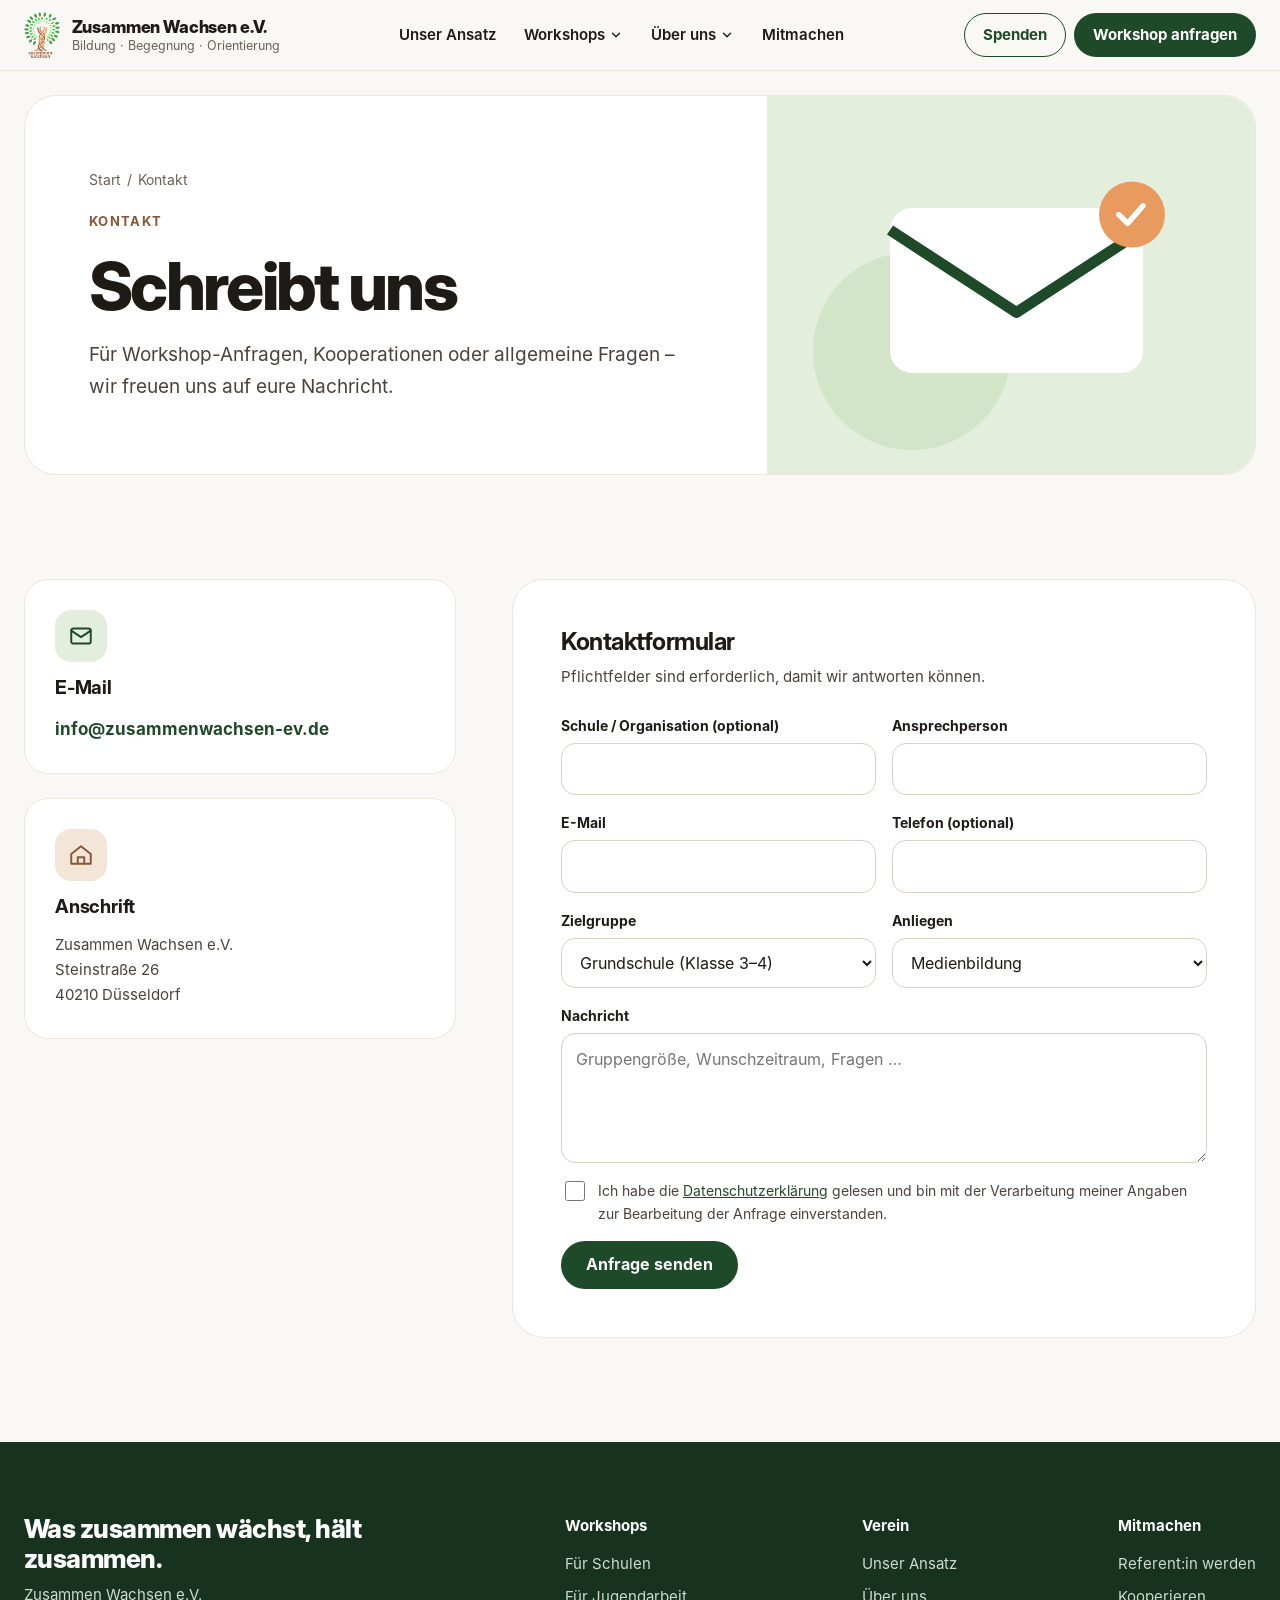
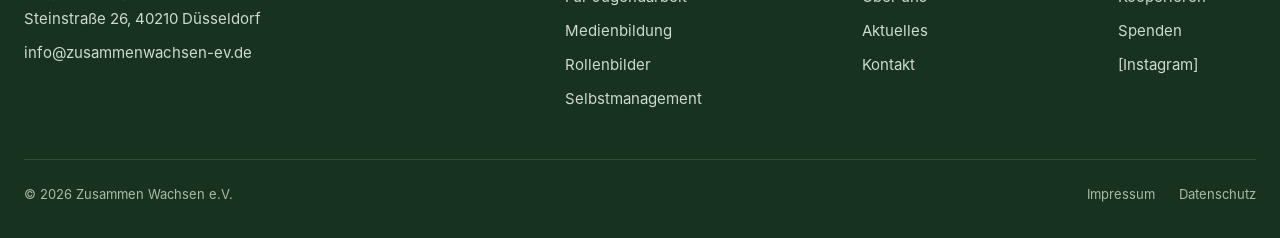
<file: Zusammen Wachsen Website/kontakt.html>
<!doctype html>
<html lang="de">
<head>
<meta charset="utf-8">
<meta name="viewport" content="width=device-width, initial-scale=1">
<title>Kontakt – Zusammen Wachsen e.V.</title>
<meta name="description" content="So erreicht ihr Zusammen Wachsen e.V. – für Workshop-Anfragen, Kooperationen und allgemeine Fragen.">
<meta property="og:title" content="Kontakt – Zusammen Wachsen e.V.">
<meta property="og:description" content="So erreicht ihr Zusammen Wachsen e.V. – für Workshop-Anfragen, Kooperationen und allgemeine Fragen.">
<meta property="og:type" content="website">
<meta name="theme-color" content="#1F4A2A">
<link rel="icon" href="favicon.png">
<link rel="stylesheet" href="styles.css">
</head>
<body>
<a class="skip" href="#inhalt">Zum Inhalt springen</a>
<header class="site-header">
<div class="wrap nav">
<a class="brand" href="index.html"><img src="logo.png" alt="" width="36" height="46"><span><b>Zusammen Wachsen e.V.</b><span>Bildung · Begegnung · Orientierung</span></span></a>
<nav aria-label="Hauptnavigation"><ul class="menu"><li><a href="ansatz.html">Unser Ansatz</a></li><li><span tabindex="0">Workshops<svg width="14" height="14" viewBox="0 0 24 24" fill="none" stroke="currentColor" stroke-width="2.4" stroke-linecap="round" stroke-linejoin="round" aria-hidden="true"><path d="M6 9l6 6 6-6"/></svg></span><ul class="sub"><li><a href="workshops-schulen.html">Für Schulen<small>Klasse 3 bis Berufsschule</small></a></li><li><a href="workshops-jugendarbeit.html">Für Jugendarbeit & Gemeinden<small>Gruppen und junge Erwachsene</small></a></li><li><a href="medienbildung.html">Medienbildung<small>Themenfeld</small></a></li><li><a href="rollenbilder.html">Rollenbilder<small>Themenfeld</small></a></li><li><a href="selbstmanagement.html">Selbstmanagement<small>Themenfeld</small></a></li></ul></li><li><span tabindex="0">Über uns<svg width="14" height="14" viewBox="0 0 24 24" fill="none" stroke="currentColor" stroke-width="2.4" stroke-linecap="round" stroke-linejoin="round" aria-hidden="true"><path d="M6 9l6 6 6-6"/></svg></span><ul class="sub"><li><a href="ueber-uns.html">Der Verein<small>Wer wir sind</small></a></li><li><a href="aktuelles.html">Aktuelles<small>Neuigkeiten und Projekte</small></a></li><li><a href="kontakt.html" aria-current="page">Kontakt<small>So erreicht ihr uns</small></a></li></ul></li><li><a href="mitmachen.html">Mitmachen</a></li></ul></nav>
<div class="nav-cta"><a class="btn btn-outline" href="mitmachen.html#spenden">Spenden</a><a class="btn btn-primary" href="kontakt.html">Workshop anfragen</a></div>
<details class="mobile"><summary aria-label="Menü öffnen"><svg width="22" height="22" viewBox="0 0 24 24" fill="none" stroke="currentColor" stroke-width="2.2" stroke-linecap="round" aria-hidden="true"><path d="M4 7h16M4 12h16M4 17h16"/></svg></summary>
<div class="panel"><a href="index.html">Startseite</a><a href="ansatz.html">Unser Ansatz</a><div class="grp">Workshops</div><a href="workshops-schulen.html">Für Schulen</a><a href="workshops-jugendarbeit.html">Für Jugendarbeit & Gemeinden</a><a href="medienbildung.html">Medienbildung</a><a href="rollenbilder.html">Rollenbilder</a><a href="selbstmanagement.html">Selbstmanagement</a><div class="grp">Über uns</div><a href="ueber-uns.html">Der Verein</a><a href="aktuelles.html">Aktuelles</a><a href="kontakt.html">Kontakt</a><a href="mitmachen.html">Mitmachen</a><a class="btn btn-primary" href="kontakt.html">Workshop anfragen</a><a class="btn btn-outline" href="mitmachen.html#spenden">Spenden</a></div>
</details>
</div>
</header>
<main id="inhalt">
<section class="wrap page-hero">
<div class="inner">
<div class="txt">
<nav class="crumbs" aria-label="Brotkrümel"><a href="index.html">Start</a><span aria-hidden="true">/</span><span>Kontakt</span></nav>
<span class="eyebrow">Kontakt</span>
<h1 class="h1">Schreibt uns</h1>
<p class="lead">Für Workshop-Anfragen, Kooperationen oder allgemeine Fragen – wir freuen uns auf eure Nachricht.</p>

</div>
<div class="art" style="background:#E3EEDD"><svg viewBox="0 0 400 300" aria-hidden="true"><circle cx="110" cy="210" r="90" fill="#D2E5C9"/><rect x="90" y="80" width="230" height="150" rx="20" fill="#fff"/><path d="M90 100l115 75 115-75" fill="none" stroke="#1F4A2A" stroke-width="10" stroke-linejoin="round"/><circle cx="310" cy="86" r="30" fill="#E99A5F"/><path d="M298 86l8 8 14-16" fill="none" stroke="#fff" stroke-width="5" stroke-linecap="round" stroke-linejoin="round"/></svg></div>
</div>
</section><section class="wrap section split">
<div class="stack gap-24 reveal" style="flex:1 1 320px">
<div class="card pad"><span class="icon t-green"><svg viewBox="0 0 24 24" fill="none" stroke="#1F4A2A" stroke-width="1.8" stroke-linecap="round" stroke-linejoin="round" aria-hidden="true"><rect x="3" y="5" width="18" height="14" rx="2"/><path d="M3 7l9 6 9-6"/></svg></span><h3 class="h4">E-Mail</h3><a class="link" href="mailto:info@zusammenwachsen-ev.de">info@zusammenwachsen-ev.de</a></div>
<div class="card pad"><span class="icon t-brown"><svg viewBox="0 0 24 24" fill="none" stroke="#8A5634" stroke-width="1.8" stroke-linecap="round" stroke-linejoin="round" aria-hidden="true"><path d="M3 11l9-7 9 7v9H3z"/><path d="M9 20v-6h6v6"/></svg></span><h3 class="h4">Anschrift</h3><p class="muted small">Zusammen Wachsen e.V.<br>Steinstraße 26<br>40210 Düsseldorf</p></div>
</div>
<div class="form-box reveal" style="flex:2 1 520px"><div class="stack gap-8" style="margin-bottom:24px"><h2 class="h3">Kontaktformular</h2><p class="muted small">Pflichtfelder sind erforderlich, damit wir antworten können.</p></div><form class="form" name="kontakt" method="POST" action="danke.html" data-netlify="true" netlify-honeypot="bot-field">
<input type="hidden" name="form-name" value="kontakt">
<p class="hidden"><label>Nicht ausfüllen: <input name="bot-field"></label></p>
<label>Schule / Organisation (optional)<input type="text" name="organisation" autocomplete="organization"></label>
<label>Ansprechperson<input type="text" name="name" required autocomplete="name"></label>
<label>E-Mail<input type="email" name="email" required autocomplete="email"></label>
<label>Telefon (optional)<input type="tel" name="telefon" autocomplete="tel"></label>
<label>Zielgruppe<select name="zielgruppe"><option>Grundschule (Klasse 3–4)</option><option>Klasse 5–10</option><option>Oberstufe</option><option>Berufsbildende Schule</option><option>Jugendgruppe / Gemeinde</option><option>Andere</option></select></label>
<label>Anliegen<select name="thema"><option>Medienbildung</option><option>Rollenbilder</option><option>Selbstmanagement</option><option>Noch offen</option><option>Kooperation / Mitmachen</option><option>Allgemeine Frage</option></select></label>
<label class="full">Nachricht<textarea name="nachricht" placeholder="Gruppengröße, Wunschzeitraum, Fragen …"></textarea></label>
<label class="check full"><input type="checkbox" name="datenschutz" required><span>Ich habe die <a href="datenschutz.html">Datenschutzerklärung</a> gelesen und bin mit der Verarbeitung meiner Angaben zur Bearbeitung der Anfrage einverstanden.</span></label>
<div class="full"><button class="btn btn-primary" type="submit">Anfrage senden</button></div>
</form></div>
</section>
</main>
<footer class="site-footer">
<div class="wrap">
<div class="f-top">
<div class="f-col" style="flex:1 1 280px;max-width:380px"><span class="f-claim">Was zusammen wächst, hält zusammen.</span><span>Zusammen Wachsen e.V.<br>Steinstraße 26, 40210 Düsseldorf</span><a href="mailto:info@zusammenwachsen-ev.de">info@zusammenwachsen-ev.de</a></div>
<div class="f-col"><b>Workshops</b><a href="workshops-schulen.html">Für Schulen</a><a href="workshops-jugendarbeit.html">Für Jugendarbeit</a><a href="medienbildung.html">Medienbildung</a><a href="rollenbilder.html">Rollenbilder</a><a href="selbstmanagement.html">Selbstmanagement</a></div>
<div class="f-col"><b>Verein</b><a href="ansatz.html">Unser Ansatz</a><a href="ueber-uns.html">Über uns</a><a href="aktuelles.html">Aktuelles</a><a href="kontakt.html">Kontakt</a></div>
<div class="f-col"><b>Mitmachen</b><a href="mitmachen.html#referentin">Referent:in werden</a><a href="mitmachen.html#kooperation">Kooperieren</a><a href="mitmachen.html#spenden">Spenden</a><a href="#">[Instagram]</a></div>
</div>
<div class="f-bottom"><span>© 2026 Zusammen Wachsen e.V.</span><span style="display:flex;gap:24px"><a href="impressum.html">Impressum</a><a href="datenschutz.html">Datenschutz</a></span></div>
</div>
</footer>
</body>
</html>
</file>
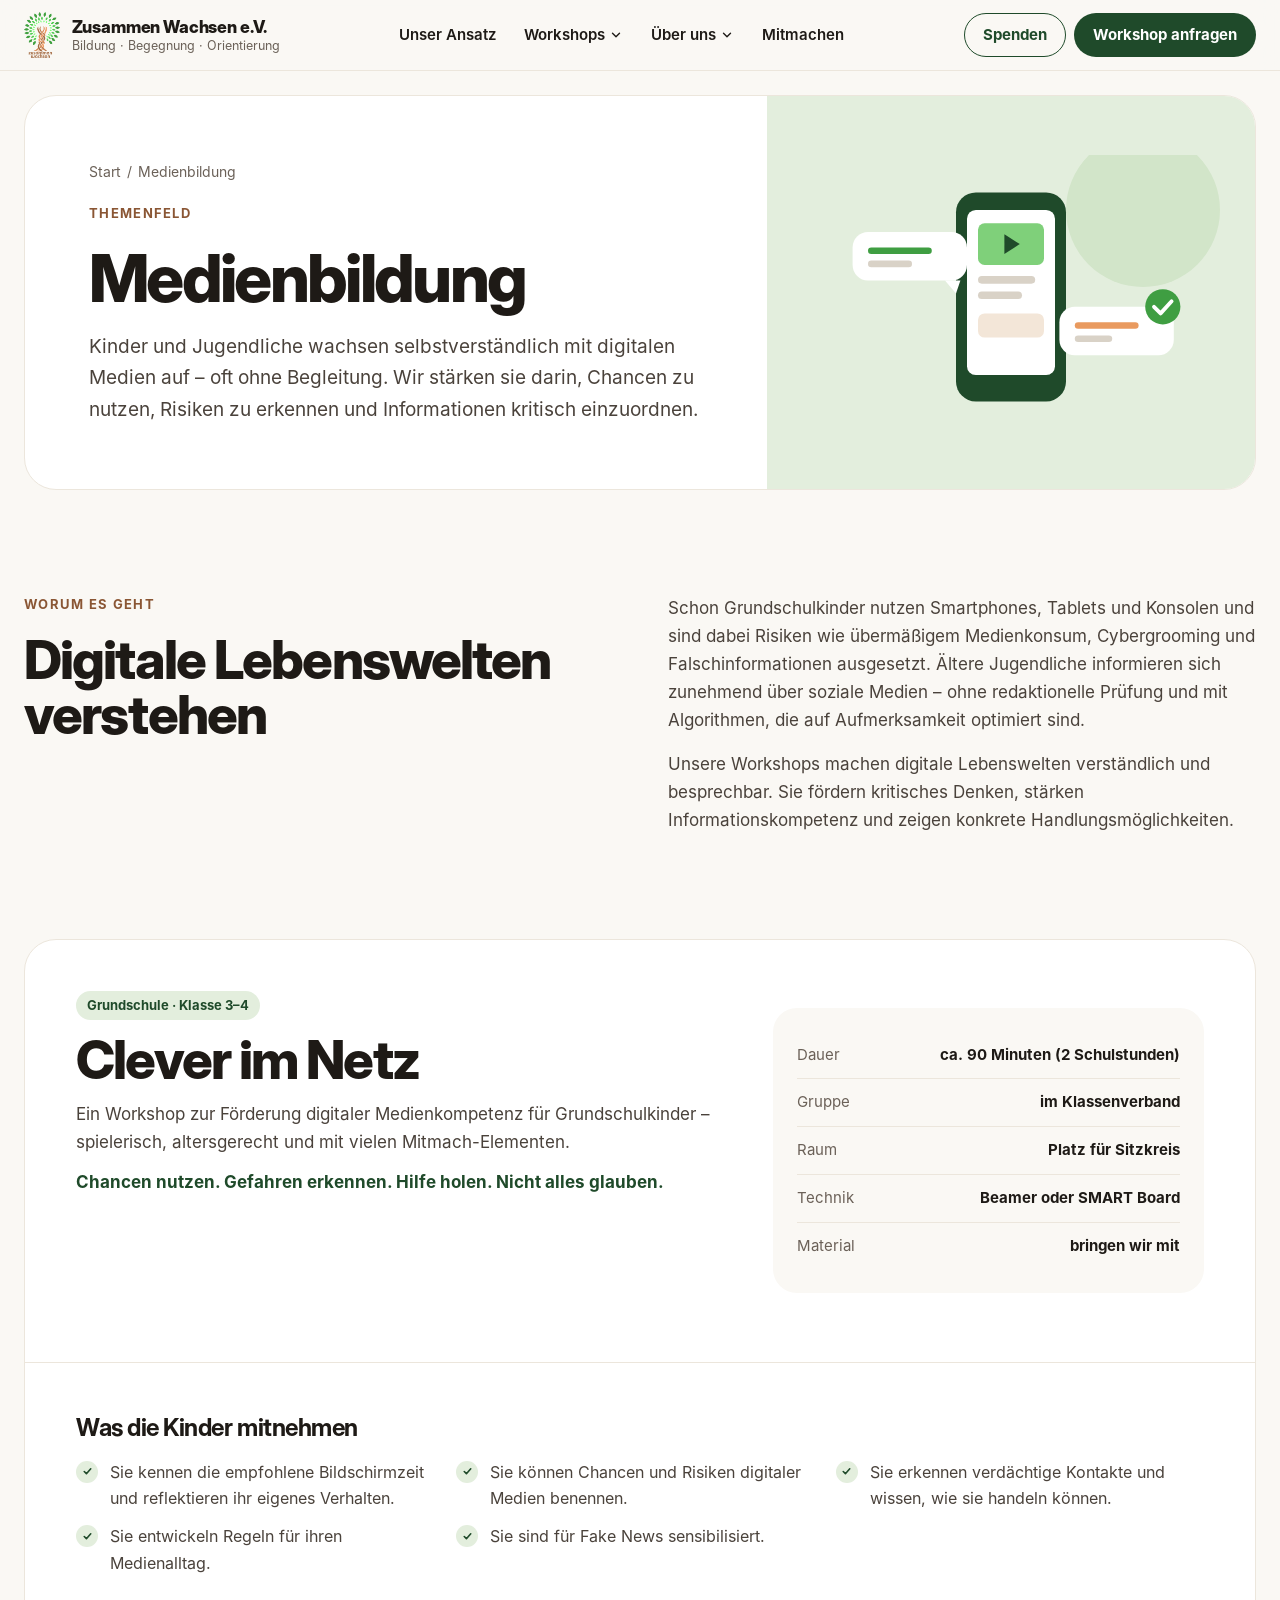
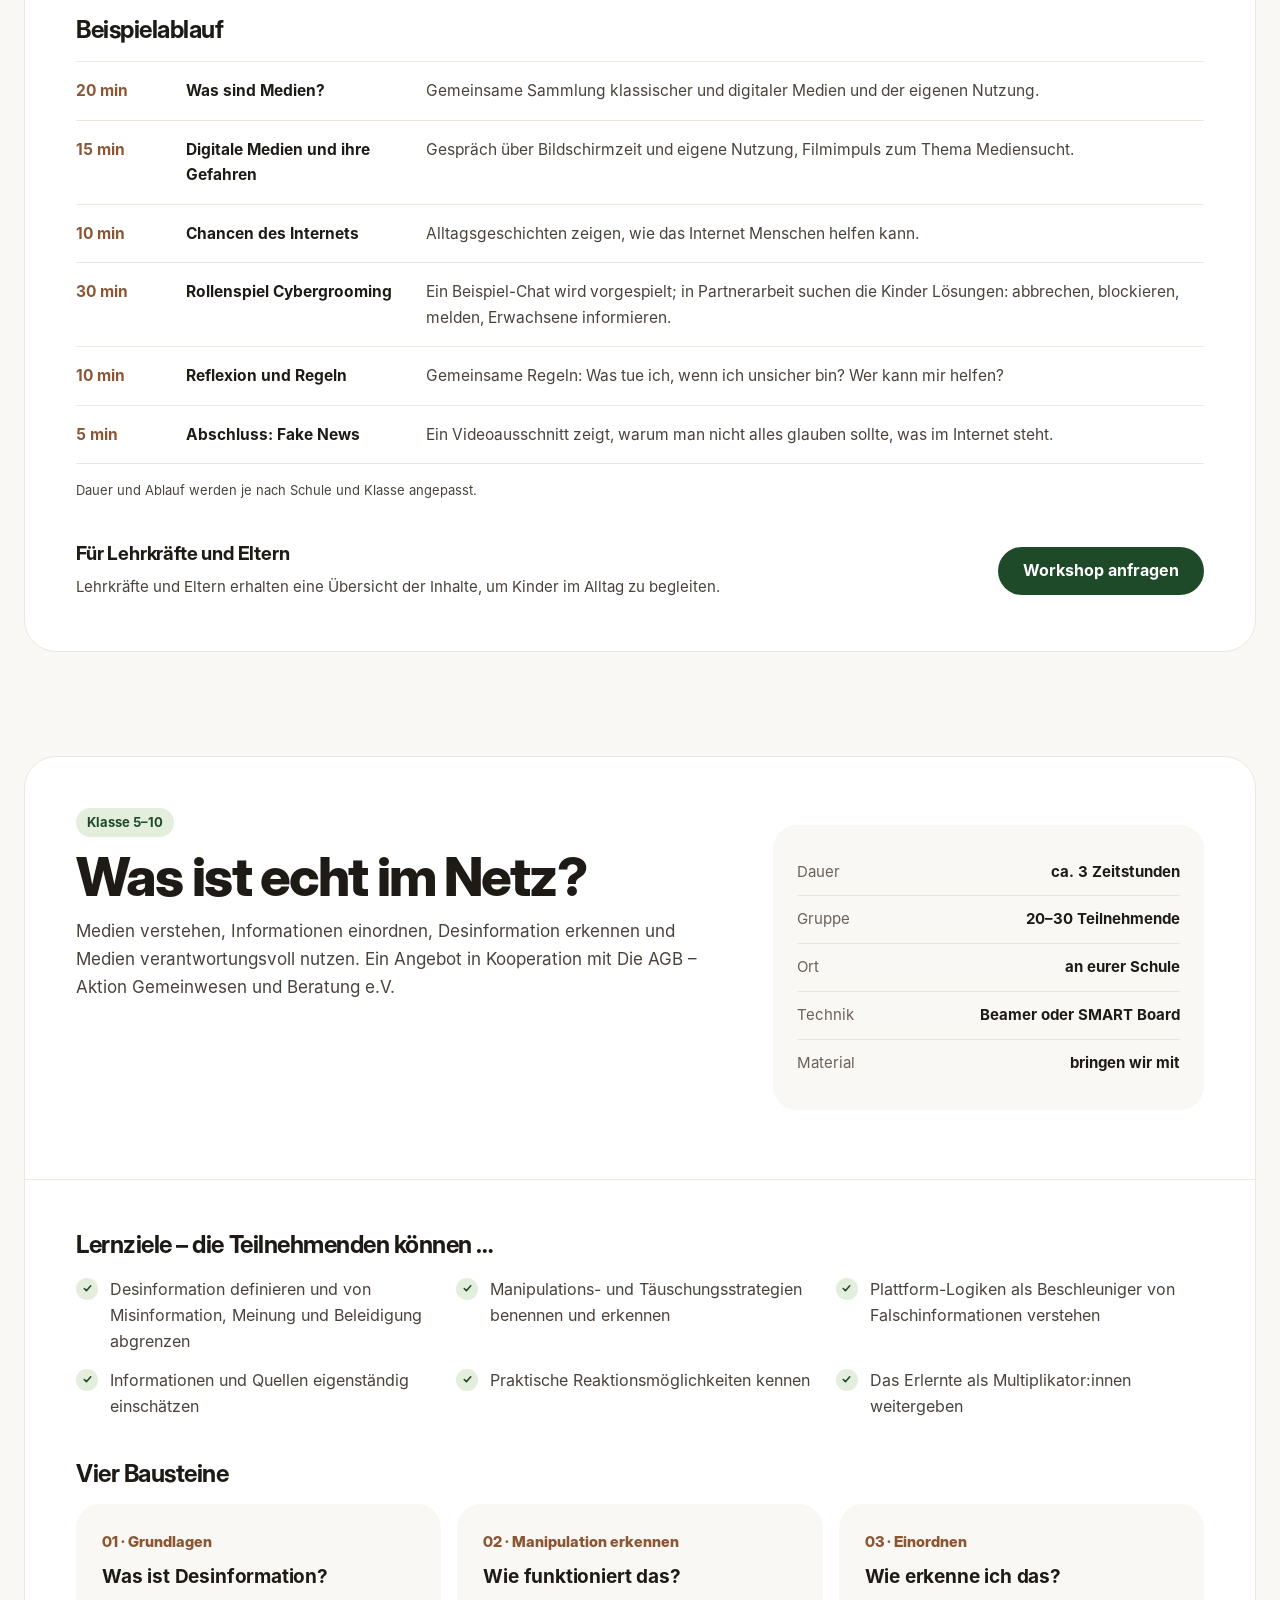
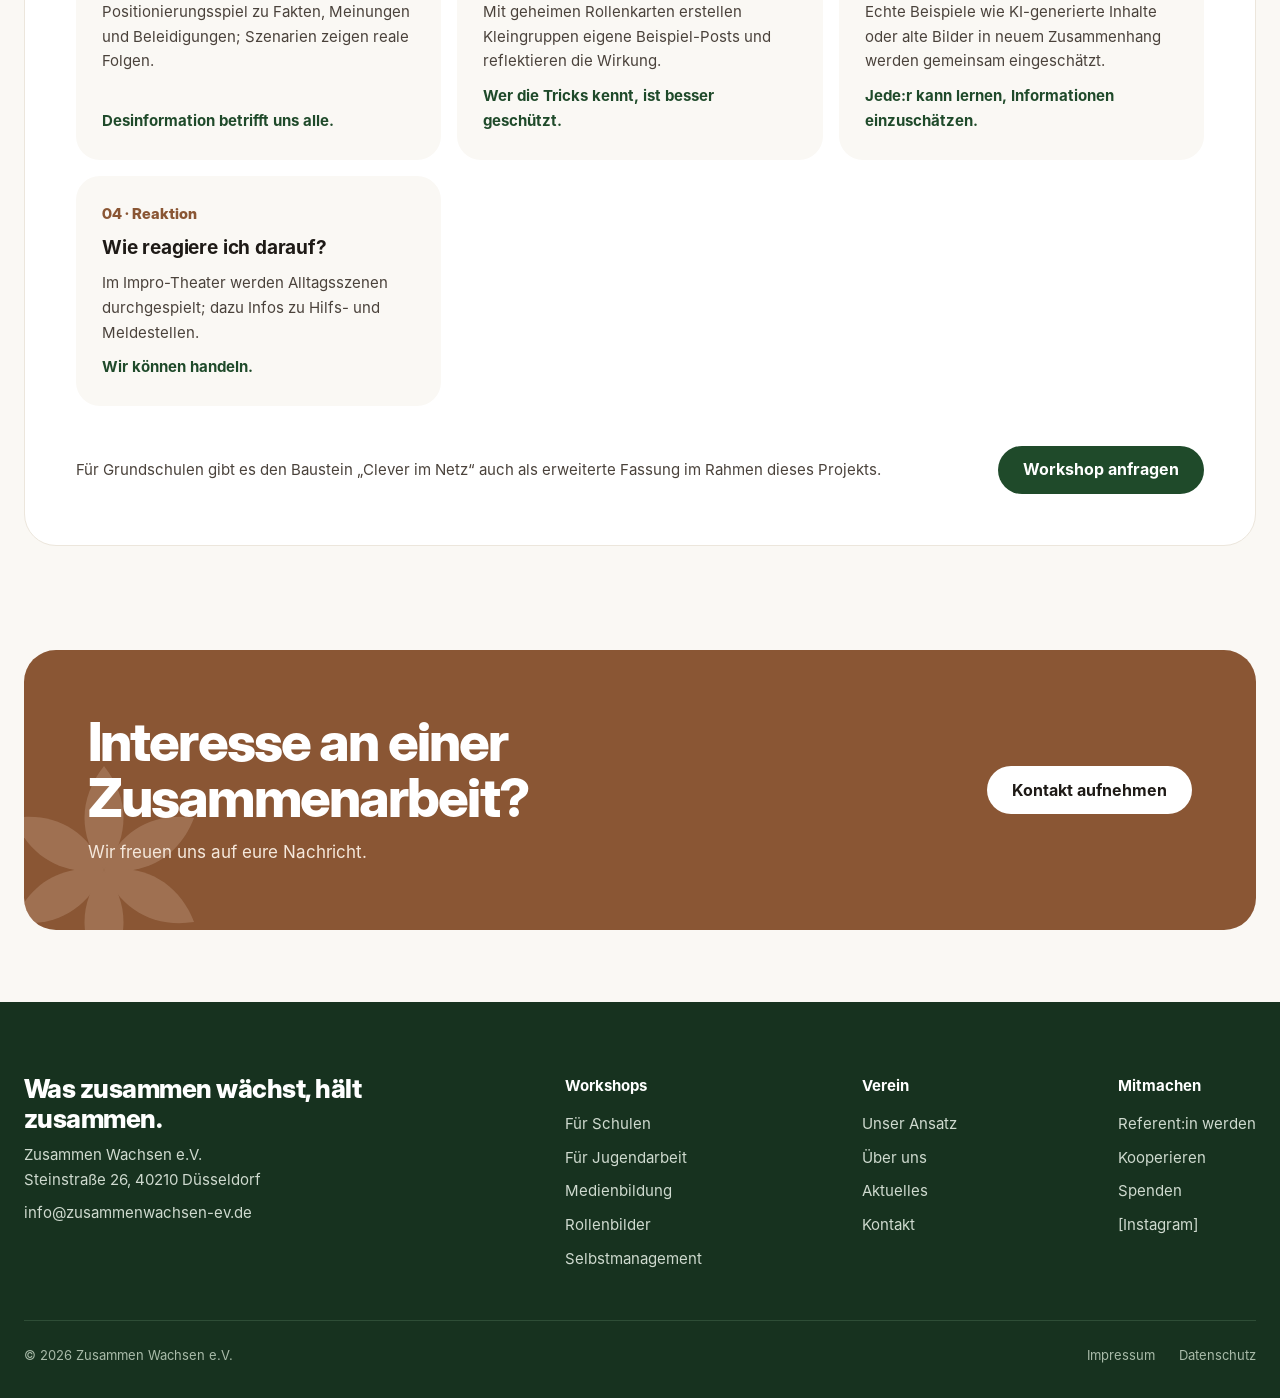
<file: Zusammen Wachsen Website/medienbildung.html>
<!doctype html>
<html lang="de">
<head>
<meta charset="utf-8">
<meta name="viewport" content="width=device-width, initial-scale=1">
<title>Medienbildung – Zusammen Wachsen e.V.</title>
<meta name="description" content="Workshops zur Medienbildung: Clever im Netz für Grundschulen und Was ist echt im Netz? für die Klassen 5 bis 10.">
<meta property="og:title" content="Medienbildung – Zusammen Wachsen e.V.">
<meta property="og:description" content="Workshops zur Medienbildung: Clever im Netz für Grundschulen und Was ist echt im Netz? für die Klassen 5 bis 10.">
<meta property="og:type" content="website">
<meta name="theme-color" content="#1F4A2A">
<link rel="icon" href="favicon.png">
<link rel="stylesheet" href="styles.css">
</head>
<body>
<a class="skip" href="#inhalt">Zum Inhalt springen</a>
<header class="site-header">
<div class="wrap nav">
<a class="brand" href="index.html"><img src="logo.png" alt="" width="36" height="46"><span><b>Zusammen Wachsen e.V.</b><span>Bildung · Begegnung · Orientierung</span></span></a>
<nav aria-label="Hauptnavigation"><ul class="menu"><li><a href="ansatz.html">Unser Ansatz</a></li><li><span tabindex="0">Workshops<svg width="14" height="14" viewBox="0 0 24 24" fill="none" stroke="currentColor" stroke-width="2.4" stroke-linecap="round" stroke-linejoin="round" aria-hidden="true"><path d="M6 9l6 6 6-6"/></svg></span><ul class="sub"><li><a href="workshops-schulen.html">Für Schulen<small>Klasse 3 bis Berufsschule</small></a></li><li><a href="workshops-jugendarbeit.html">Für Jugendarbeit & Gemeinden<small>Gruppen und junge Erwachsene</small></a></li><li><a href="medienbildung.html" aria-current="page">Medienbildung<small>Themenfeld</small></a></li><li><a href="rollenbilder.html">Rollenbilder<small>Themenfeld</small></a></li><li><a href="selbstmanagement.html">Selbstmanagement<small>Themenfeld</small></a></li></ul></li><li><span tabindex="0">Über uns<svg width="14" height="14" viewBox="0 0 24 24" fill="none" stroke="currentColor" stroke-width="2.4" stroke-linecap="round" stroke-linejoin="round" aria-hidden="true"><path d="M6 9l6 6 6-6"/></svg></span><ul class="sub"><li><a href="ueber-uns.html">Der Verein<small>Wer wir sind</small></a></li><li><a href="aktuelles.html">Aktuelles<small>Neuigkeiten und Projekte</small></a></li><li><a href="kontakt.html">Kontakt<small>So erreicht ihr uns</small></a></li></ul></li><li><a href="mitmachen.html">Mitmachen</a></li></ul></nav>
<div class="nav-cta"><a class="btn btn-outline" href="mitmachen.html#spenden">Spenden</a><a class="btn btn-primary" href="kontakt.html">Workshop anfragen</a></div>
<details class="mobile"><summary aria-label="Menü öffnen"><svg width="22" height="22" viewBox="0 0 24 24" fill="none" stroke="currentColor" stroke-width="2.2" stroke-linecap="round" aria-hidden="true"><path d="M4 7h16M4 12h16M4 17h16"/></svg></summary>
<div class="panel"><a href="index.html">Startseite</a><a href="ansatz.html">Unser Ansatz</a><div class="grp">Workshops</div><a href="workshops-schulen.html">Für Schulen</a><a href="workshops-jugendarbeit.html">Für Jugendarbeit & Gemeinden</a><a href="medienbildung.html">Medienbildung</a><a href="rollenbilder.html">Rollenbilder</a><a href="selbstmanagement.html">Selbstmanagement</a><div class="grp">Über uns</div><a href="ueber-uns.html">Der Verein</a><a href="aktuelles.html">Aktuelles</a><a href="kontakt.html">Kontakt</a><a href="mitmachen.html">Mitmachen</a><a class="btn btn-primary" href="kontakt.html">Workshop anfragen</a><a class="btn btn-outline" href="mitmachen.html#spenden">Spenden</a></div>
</details>
</div>
</header>
<main id="inhalt">
<section class="wrap page-hero">
<div class="inner">
<div class="txt">
<nav class="crumbs" aria-label="Brotkrümel"><a href="index.html">Start</a><span aria-hidden="true">/</span><span>Medienbildung</span></nav>
<span class="eyebrow">Themenfeld</span>
<h1 class="h1">Medienbildung</h1>
<p class="lead">Kinder und Jugendliche wachsen selbstverständlich mit digitalen Medien auf – oft ohne Begleitung. Wir stärken sie darin, Chancen zu nutzen, Risiken zu erkennen und Informationen kritisch einzuordnen.</p>

</div>
<div class="art" style="background:#E3EEDD"><svg viewBox="0 0 400 250" aria-hidden="true"><circle cx="320" cy="50" r="70" fill="#D2E5C9"/><rect x="150" y="34" width="100" height="190" rx="18" fill="#1F4A2A"/><rect x="160" y="50" width="80" height="150" rx="8" fill="#fff"/><rect x="170" y="62" width="60" height="38" rx="6" fill="#7FD07A"/><path d="M194 72l14 9-14 9z" fill="#1F4A2A"/><rect x="170" y="110" width="52" height="7" rx="3.5" fill="#D9D2C7"/><rect x="170" y="124" width="40" height="7" rx="3.5" fill="#D9D2C7"/><rect x="170" y="144" width="60" height="22" rx="6" fill="#F3E6D8"/><rect x="56" y="70" width="104" height="44" rx="14" fill="#fff"/><path d="M140 114l10 12 4-12z" fill="#fff"/><rect x="70" y="84" width="58" height="6" rx="3" fill="#3F9E42"/><rect x="70" y="96" width="40" height="6" rx="3" fill="#D9D2C7"/><rect x="244" y="138" width="104" height="44" rx="14" fill="#fff"/><rect x="258" y="152" width="58" height="6" rx="3" fill="#E99A5F"/><rect x="258" y="164" width="34" height="6" rx="3" fill="#D9D2C7"/><circle cx="338" cy="138" r="16" fill="#3F9E42"/><path d="M330 138l6 6 10-11" fill="none" stroke="#fff" stroke-width="3.5" stroke-linecap="round" stroke-linejoin="round"/></svg></div>
</div>
</section><section class="wrap section split">
<div class="stack gap-16 reveal"><span class="eyebrow">Worum es geht</span><h2 class="h2">Digitale Lebenswelten verstehen</h2></div>
<div class="prose reveal"><p>Schon Grundschulkinder nutzen Smartphones, Tablets und Konsolen und sind dabei Risiken wie übermäßigem Medienkonsum, Cybergrooming und Falschinformationen ausgesetzt. Ältere Jugendliche informieren sich zunehmend über soziale Medien – ohne redaktionelle Prüfung und mit Algorithmen, die auf Aufmerksamkeit optimiert sind.</p><p>Unsere Workshops machen digitale Lebenswelten verständlich und besprechbar. Sie fördern kritisches Denken, stärken Informationskompetenz und zeigen konkrete Handlungsmöglichkeiten.</p></div>
</section>

<section id="clever-im-netz" class="wrap section" style="padding-top:0"><div class="ws reveal">
<div class="ws-top"><div class="stack gap-12"><span class="tag">Grundschule · Klasse 3–4</span><h2 class="h2">Clever im Netz</h2><p class="muted">Ein Workshop zur Förderung digitaler Medienkompetenz für Grundschulkinder – spielerisch, altersgerecht und mit vielen Mitmach-Elementen.</p><p style="font-weight:700;color:#1F4A2A">Chancen nutzen. Gefahren erkennen. Hilfe holen. Nicht alles glauben.</p></div>
<dl class="facts"><div><dt>Dauer</dt><dd>ca. 90 Minuten (2 Schulstunden)</dd></div><div><dt>Gruppe</dt><dd>im Klassenverband</dd></div><div><dt>Raum</dt><dd>Platz für Sitzkreis</dd></div><div><dt>Technik</dt><dd>Beamer oder SMART Board</dd></div><div><dt>Material</dt><dd>bringen wir mit</dd></div></dl></div>
<div class="ws-body">
<div class="stack gap-16"><h3 class="h3">Was die Kinder mitnehmen</h3><ul class="checks"><li>Sie kennen die empfohlene Bildschirmzeit und reflektieren ihr eigenes Verhalten.</li><li>Sie können Chancen und Risiken digitaler Medien benennen.</li><li>Sie erkennen verdächtige Kontakte und wissen, wie sie handeln können.</li><li>Sie entwickeln Regeln für ihren Medienalltag.</li><li>Sie sind für Fake News sensibilisiert.</li></ul></div>
<div class="stack gap-16"><h3 class="h3">Beispielablauf</h3><div class="agenda"><div><span class="min">20 min</span><b>Was sind Medien?</b><p class="muted">Gemeinsame Sammlung klassischer und digitaler Medien und der eigenen Nutzung.</p></div><div><span class="min">15 min</span><b>Digitale Medien und ihre Gefahren</b><p class="muted">Gespräch über Bildschirmzeit und eigene Nutzung, Filmimpuls zum Thema Mediensucht.</p></div><div><span class="min">10 min</span><b>Chancen des Internets</b><p class="muted">Alltagsgeschichten zeigen, wie das Internet Menschen helfen kann.</p></div><div><span class="min">30 min</span><b>Rollenspiel Cybergrooming</b><p class="muted">Ein Beispiel-Chat wird vorgespielt; in Partnerarbeit suchen die Kinder Lösungen: abbrechen, blockieren, melden, Erwachsene informieren.</p></div><div><span class="min">10 min</span><b>Reflexion und Regeln</b><p class="muted">Gemeinsame Regeln: Was tue ich, wenn ich unsicher bin? Wer kann mir helfen?</p></div><div><span class="min">5 min</span><b>Abschluss: Fake News</b><p class="muted">Ein Videoausschnitt zeigt, warum man nicht alles glauben sollte, was im Internet steht.</p></div></div><p class="muted xs">Dauer und Ablauf werden je nach Schule und Klasse angepasst.</p></div>
<div class="row between acenter gap-16"><div class="stack gap-8"><h3 class="h4">Für Lehrkräfte und Eltern</h3><p class="muted small">Lehrkräfte und Eltern erhalten eine Übersicht der Inhalte, um Kinder im Alltag zu begleiten.</p></div><a class="btn btn-primary" href="workshops-schulen.html#anfrage">Workshop anfragen</a></div>
</div></div></section>

<section id="was-ist-echt" class="wrap section" style="padding-top:0"><div class="ws reveal">
<div class="ws-top"><div class="stack gap-12"><span class="tag">Klasse 5–10</span><h2 class="h2">Was ist echt im Netz?</h2><p class="muted">Medien verstehen, Informationen einordnen, Desinformation erkennen und Medien verantwortungsvoll nutzen. Ein Angebot in Kooperation mit Die AGB – Aktion Gemeinwesen und Beratung e.V.</p></div>
<dl class="facts"><div><dt>Dauer</dt><dd>ca. 3 Zeitstunden</dd></div><div><dt>Gruppe</dt><dd>20–30 Teilnehmende</dd></div><div><dt>Ort</dt><dd>an eurer Schule</dd></div><div><dt>Technik</dt><dd>Beamer oder SMART Board</dd></div><div><dt>Material</dt><dd>bringen wir mit</dd></div></dl></div>
<div class="ws-body">
<div class="stack gap-16"><h3 class="h3">Lernziele – die Teilnehmenden können …</h3><ul class="checks"><li>Desinformation definieren und von Misinformation, Meinung und Beleidigung abgrenzen</li><li>Manipulations- und Täuschungsstrategien benennen und erkennen</li><li>Plattform-Logiken als Beschleuniger von Falschinformationen verstehen</li><li>Informationen und Quellen eigenständig einschätzen</li><li>Praktische Reaktionsmöglichkeiten kennen</li><li>Das Erlernte als Multiplikator:innen weitergeben</li></ul></div>
<div class="stack gap-16"><h3 class="h3">Vier Bausteine</h3><div class="blocks">
<div class="block"><span class="num">01 · Grundlagen</span><h4 class="h4" style="margin:0">Was ist Desinformation?</h4><p class="muted small">Positionierungsspiel zu Fakten, Meinungen und Beleidigungen; Szenarien zeigen reale Folgen.</p><span class="key">Desinformation betrifft uns alle.</span></div>
<div class="block"><span class="num">02 · Manipulation erkennen</span><h4 class="h4" style="margin:0">Wie funktioniert das?</h4><p class="muted small">Mit geheimen Rollenkarten erstellen Kleingruppen eigene Beispiel-Posts und reflektieren die Wirkung.</p><span class="key">Wer die Tricks kennt, ist besser geschützt.</span></div>
<div class="block"><span class="num">03 · Einordnen</span><h4 class="h4" style="margin:0">Wie erkenne ich das?</h4><p class="muted small">Echte Beispiele wie KI-generierte Inhalte oder alte Bilder in neuem Zusammenhang werden gemeinsam eingeschätzt.</p><span class="key">Jede:r kann lernen, Informationen einzuschätzen.</span></div>
<div class="block"><span class="num">04 · Reaktion</span><h4 class="h4" style="margin:0">Wie reagiere ich darauf?</h4><p class="muted small">Im Impro-Theater werden Alltagsszenen durchgespielt; dazu Infos zu Hilfs- und Meldestellen.</p><span class="key">Wir können handeln.</span></div>
</div></div>
<div class="row between acenter gap-16"><p class="muted small" style="flex:1 1 320px">Für Grundschulen gibt es den Baustein „Clever im Netz“ auch als erweiterte Fassung im Rahmen dieses Projekts.</p><a class="btn btn-primary" href="workshops-schulen.html#anfrage">Workshop anfragen</a></div>
</div></div></section>
<section class="wrap section-sm" style="padding-top:0"><div class="cta reveal"><svg viewBox="0 0 200 200" style="position:absolute;left:-50px;bottom:-70px;width:260px;height:260px;opacity:.18" aria-hidden="true"><g fill="#FBE7D6"><path d="M100 20C120 45 120 75 100 100 80 75 80 45 100 20z" transform="rotate(0 100 100)"/><path d="M100 20C120 45 120 75 100 100 80 75 80 45 100 20z" transform="rotate(60 100 100)"/><path d="M100 20C120 45 120 75 100 100 80 75 80 45 100 20z" transform="rotate(120 100 100)"/><path d="M100 20C120 45 120 75 100 100 80 75 80 45 100 20z" transform="rotate(180 100 100)"/><path d="M100 20C120 45 120 75 100 100 80 75 80 45 100 20z" transform="rotate(240 100 100)"/><path d="M100 20C120 45 120 75 100 100 80 75 80 45 100 20z" transform="rotate(300 100 100)"/></g></svg><div class="stack gap-12" style="flex:1 1 460px;min-width:0"><h2 class="h2">Interesse an einer Zusammenarbeit?</h2><p>Wir freuen uns auf eure Nachricht.</p></div><a class="btn btn-light" href="kontakt.html">Kontakt aufnehmen</a></div></section>
</main>
<footer class="site-footer">
<div class="wrap">
<div class="f-top">
<div class="f-col" style="flex:1 1 280px;max-width:380px"><span class="f-claim">Was zusammen wächst, hält zusammen.</span><span>Zusammen Wachsen e.V.<br>Steinstraße 26, 40210 Düsseldorf</span><a href="mailto:info@zusammenwachsen-ev.de">info@zusammenwachsen-ev.de</a></div>
<div class="f-col"><b>Workshops</b><a href="workshops-schulen.html">Für Schulen</a><a href="workshops-jugendarbeit.html">Für Jugendarbeit</a><a href="medienbildung.html">Medienbildung</a><a href="rollenbilder.html">Rollenbilder</a><a href="selbstmanagement.html">Selbstmanagement</a></div>
<div class="f-col"><b>Verein</b><a href="ansatz.html">Unser Ansatz</a><a href="ueber-uns.html">Über uns</a><a href="aktuelles.html">Aktuelles</a><a href="kontakt.html">Kontakt</a></div>
<div class="f-col"><b>Mitmachen</b><a href="mitmachen.html#referentin">Referent:in werden</a><a href="mitmachen.html#kooperation">Kooperieren</a><a href="mitmachen.html#spenden">Spenden</a><a href="#">[Instagram]</a></div>
</div>
<div class="f-bottom"><span>© 2026 Zusammen Wachsen e.V.</span><span style="display:flex;gap:24px"><a href="impressum.html">Impressum</a><a href="datenschutz.html">Datenschutz</a></span></div>
</div>
</footer>
</body>
</html>
</file>
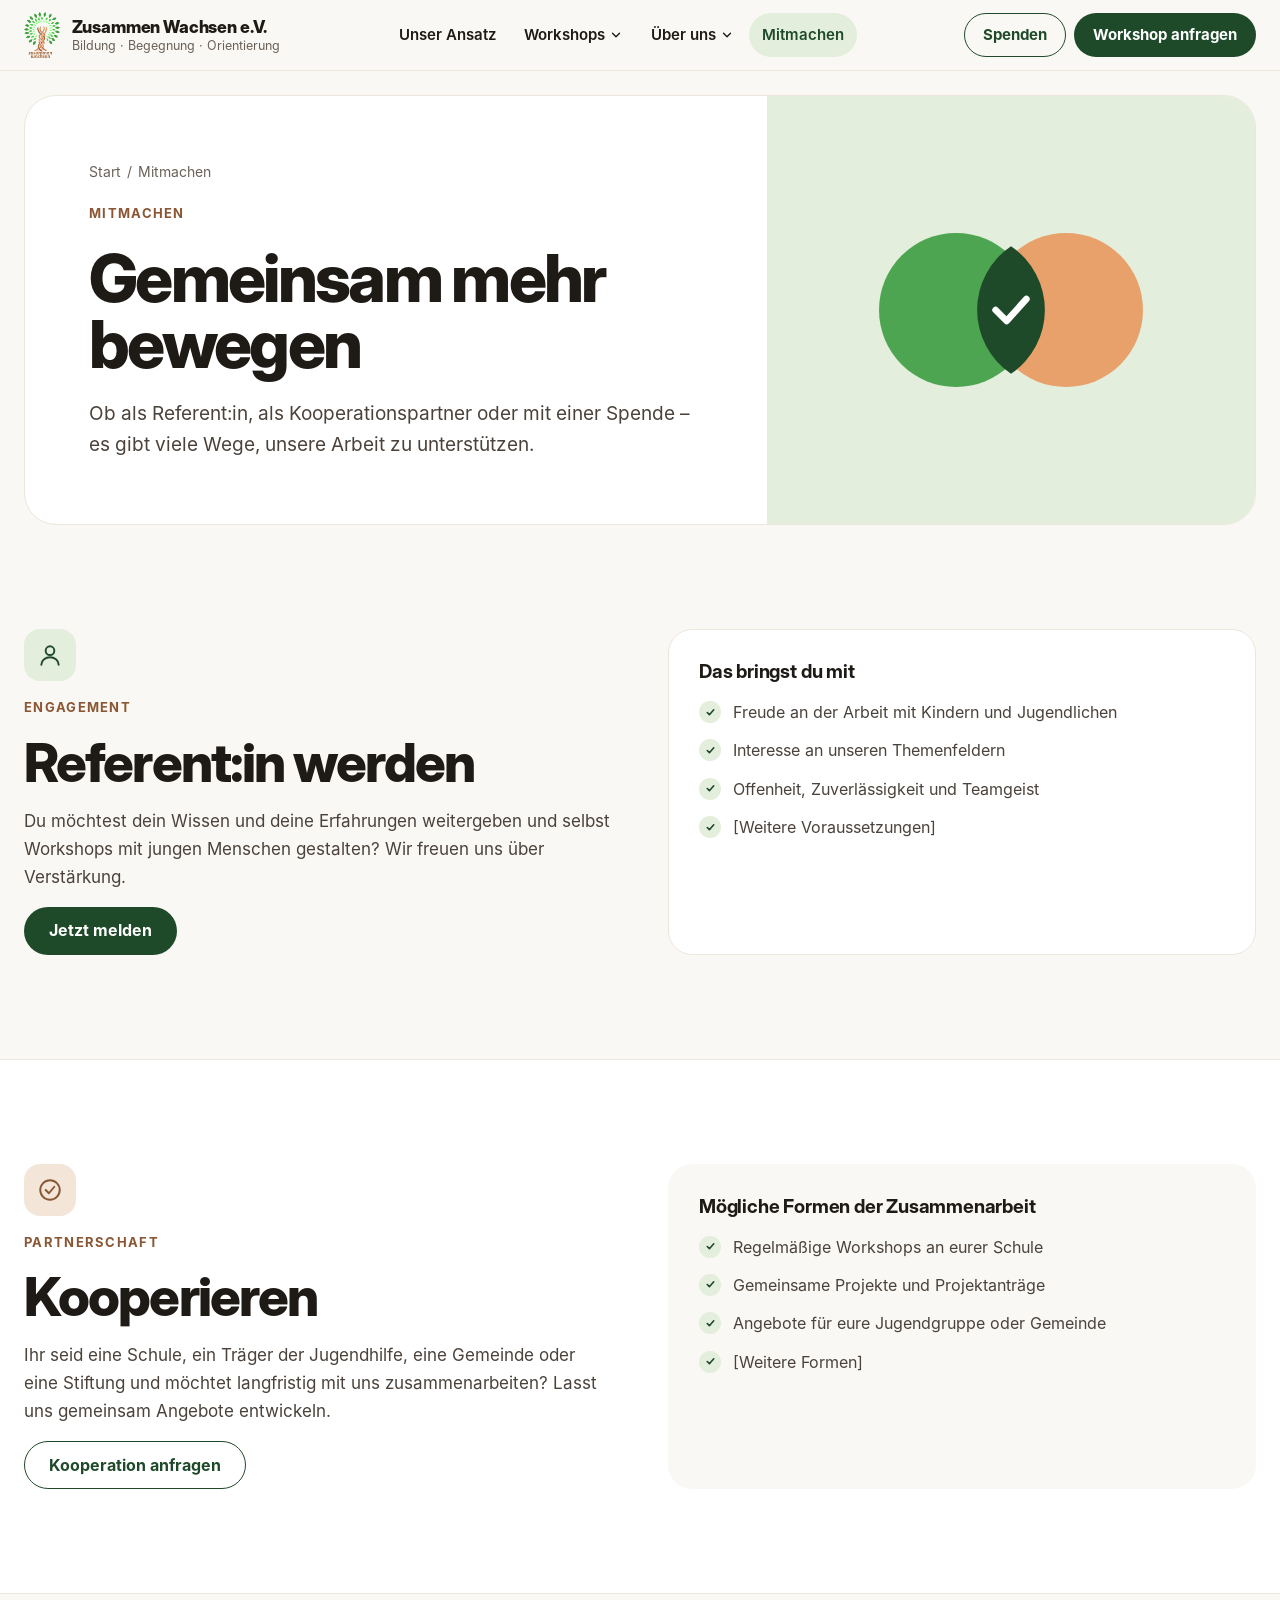
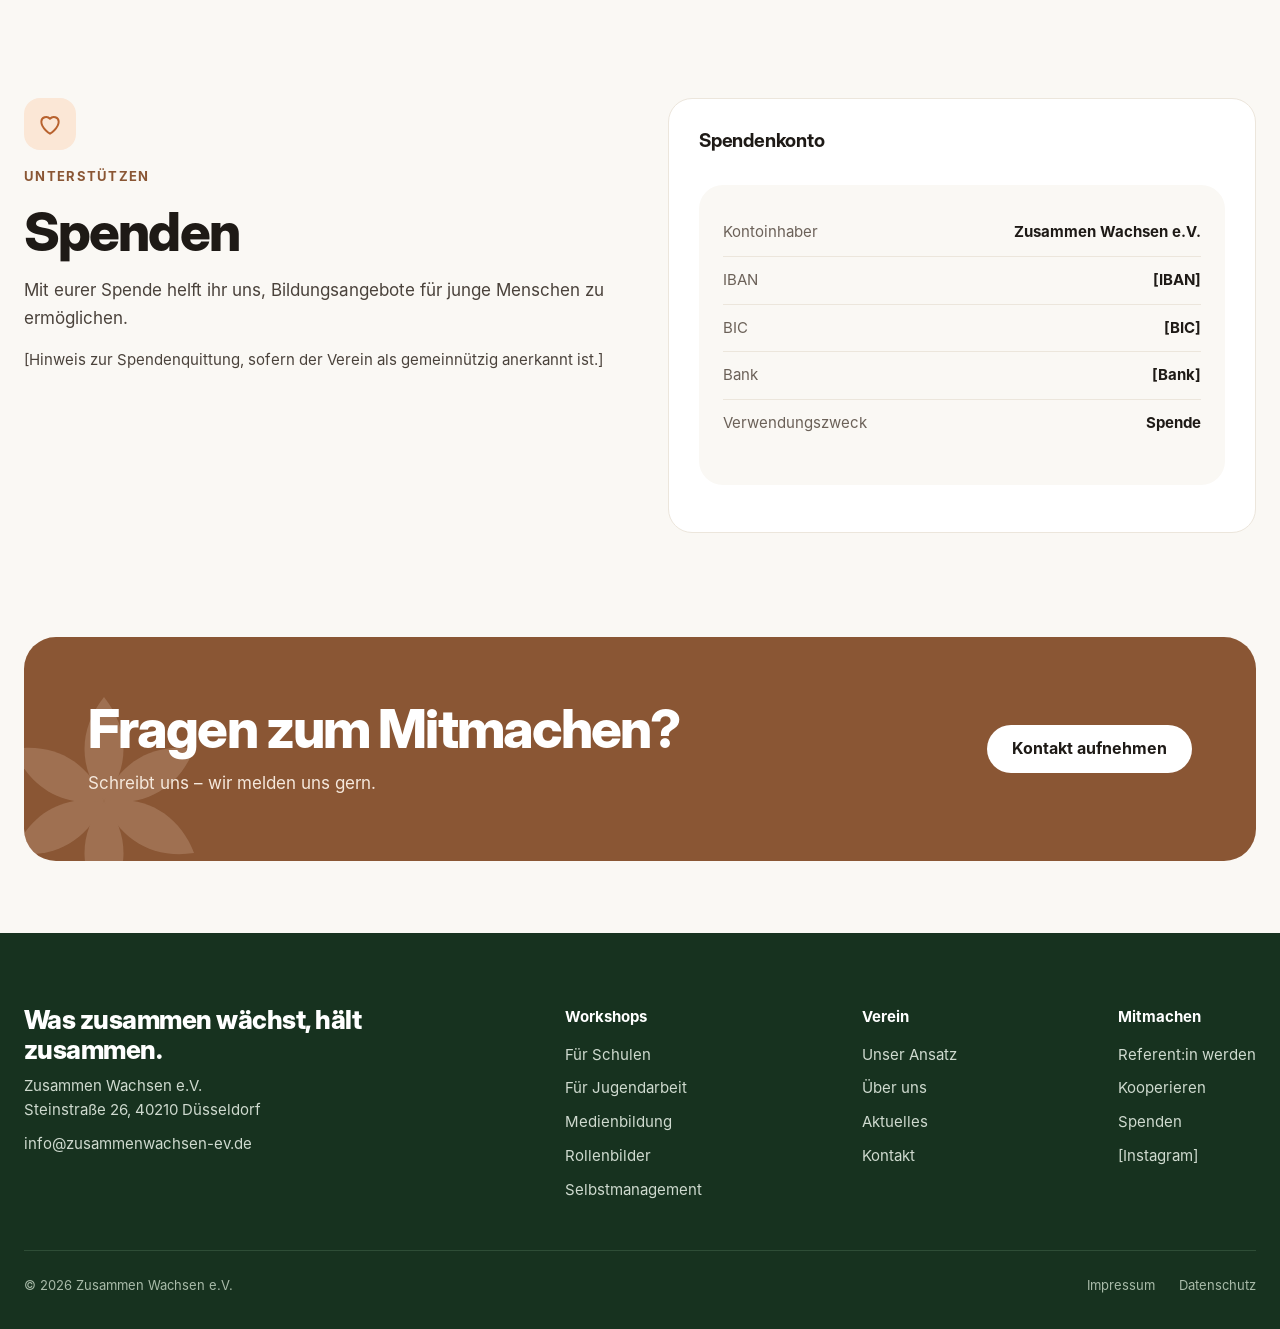
<file: Zusammen Wachsen Website/mitmachen.html>
<!doctype html>
<html lang="de">
<head>
<meta charset="utf-8">
<meta name="viewport" content="width=device-width, initial-scale=1">
<title>Mitmachen – Zusammen Wachsen e.V.</title>
<meta name="description" content="Referent:in werden, kooperieren oder spenden: So könnt ihr Zusammen Wachsen e.V. unterstützen.">
<meta property="og:title" content="Mitmachen – Zusammen Wachsen e.V.">
<meta property="og:description" content="Referent:in werden, kooperieren oder spenden: So könnt ihr Zusammen Wachsen e.V. unterstützen.">
<meta property="og:type" content="website">
<meta name="theme-color" content="#1F4A2A">
<link rel="icon" href="favicon.png">
<link rel="stylesheet" href="styles.css">
</head>
<body>
<a class="skip" href="#inhalt">Zum Inhalt springen</a>
<header class="site-header">
<div class="wrap nav">
<a class="brand" href="index.html"><img src="logo.png" alt="" width="36" height="46"><span><b>Zusammen Wachsen e.V.</b><span>Bildung · Begegnung · Orientierung</span></span></a>
<nav aria-label="Hauptnavigation"><ul class="menu"><li><a href="ansatz.html">Unser Ansatz</a></li><li><span tabindex="0">Workshops<svg width="14" height="14" viewBox="0 0 24 24" fill="none" stroke="currentColor" stroke-width="2.4" stroke-linecap="round" stroke-linejoin="round" aria-hidden="true"><path d="M6 9l6 6 6-6"/></svg></span><ul class="sub"><li><a href="workshops-schulen.html">Für Schulen<small>Klasse 3 bis Berufsschule</small></a></li><li><a href="workshops-jugendarbeit.html">Für Jugendarbeit & Gemeinden<small>Gruppen und junge Erwachsene</small></a></li><li><a href="medienbildung.html">Medienbildung<small>Themenfeld</small></a></li><li><a href="rollenbilder.html">Rollenbilder<small>Themenfeld</small></a></li><li><a href="selbstmanagement.html">Selbstmanagement<small>Themenfeld</small></a></li></ul></li><li><span tabindex="0">Über uns<svg width="14" height="14" viewBox="0 0 24 24" fill="none" stroke="currentColor" stroke-width="2.4" stroke-linecap="round" stroke-linejoin="round" aria-hidden="true"><path d="M6 9l6 6 6-6"/></svg></span><ul class="sub"><li><a href="ueber-uns.html">Der Verein<small>Wer wir sind</small></a></li><li><a href="aktuelles.html">Aktuelles<small>Neuigkeiten und Projekte</small></a></li><li><a href="kontakt.html">Kontakt<small>So erreicht ihr uns</small></a></li></ul></li><li><a href="mitmachen.html" aria-current="page">Mitmachen</a></li></ul></nav>
<div class="nav-cta"><a class="btn btn-outline" href="mitmachen.html#spenden">Spenden</a><a class="btn btn-primary" href="kontakt.html">Workshop anfragen</a></div>
<details class="mobile"><summary aria-label="Menü öffnen"><svg width="22" height="22" viewBox="0 0 24 24" fill="none" stroke="currentColor" stroke-width="2.2" stroke-linecap="round" aria-hidden="true"><path d="M4 7h16M4 12h16M4 17h16"/></svg></summary>
<div class="panel"><a href="index.html">Startseite</a><a href="ansatz.html">Unser Ansatz</a><div class="grp">Workshops</div><a href="workshops-schulen.html">Für Schulen</a><a href="workshops-jugendarbeit.html">Für Jugendarbeit & Gemeinden</a><a href="medienbildung.html">Medienbildung</a><a href="rollenbilder.html">Rollenbilder</a><a href="selbstmanagement.html">Selbstmanagement</a><div class="grp">Über uns</div><a href="ueber-uns.html">Der Verein</a><a href="aktuelles.html">Aktuelles</a><a href="kontakt.html">Kontakt</a><a href="mitmachen.html">Mitmachen</a><a class="btn btn-primary" href="kontakt.html">Workshop anfragen</a><a class="btn btn-outline" href="mitmachen.html#spenden">Spenden</a></div>
</details>
</div>
</header>
<main id="inhalt">
<section class="wrap page-hero">
<div class="inner">
<div class="txt">
<nav class="crumbs" aria-label="Brotkrümel"><a href="index.html">Start</a><span aria-hidden="true">/</span><span>Mitmachen</span></nav>
<span class="eyebrow">Mitmachen</span>
<h1 class="h1">Gemeinsam mehr bewegen</h1>
<p class="lead">Ob als Referent:in, als Kooperationspartner oder mit einer Spende – es gibt viele Wege, unsere Arbeit zu unterstützen.</p>

</div>
<div class="art" style="background:#E3EEDD"><svg viewBox="0 0 400 300" aria-hidden="true"><circle cx="200" cy="150" r="120" fill="#E3EEDD"/><circle cx="150" cy="150" r="70" fill="#3F9E42" opacity=".9"/><circle cx="250" cy="150" r="70" fill="#E99A5F" opacity=".9"/><path d="M200 92a70 70 0 010 116 70 70 0 010-116z" fill="#1F4A2A"/><path d="M186 150l10 10 18-20" fill="none" stroke="#fff" stroke-width="6" stroke-linecap="round" stroke-linejoin="round"/></svg></div>
</div>
</section><section id="referentin" class="wrap section split">
<div class="stack gap-16 reveal"><span class="icon t-green"><svg viewBox="0 0 24 24" fill="none" stroke="#1F4A2A" stroke-width="1.8" stroke-linecap="round" stroke-linejoin="round" aria-hidden="true"><circle cx="12" cy="8" r="4"/><path d="M4 21c0-4 4-7 8-7s8 3 8 7"/></svg></span><span class="eyebrow">Engagement</span><h2 class="h2">Referent:in werden</h2><p class="muted">Du möchtest dein Wissen und deine Erfahrungen weitergeben und selbst Workshops mit jungen Menschen gestalten? Wir freuen uns über Verstärkung.</p><a class="btn btn-primary" href="kontakt.html" style="align-self:flex-start">Jetzt melden</a></div>
<div class="card pad reveal"><h3 class="h4">Das bringst du mit</h3><ul class="checks"><li>Freude an der Arbeit mit Kindern und Jugendlichen</li><li>Interesse an unseren Themenfeldern</li><li>Offenheit, Zuverlässigkeit und Teamgeist</li><li>[Weitere Voraussetzungen]</li></ul></div>
</section>

<section id="kooperation" class="section-white"><div class="wrap section split">
<div class="stack gap-16 reveal"><span class="icon t-brown"><svg viewBox="0 0 24 24" fill="none" stroke="#8A5634" stroke-width="1.8" stroke-linecap="round" stroke-linejoin="round" aria-hidden="true"><path d="M8 12l3 3 5-6"/><path d="M3 12a9 9 0 1018 0 9 9 0 00-18 0z"/></svg></span><span class="eyebrow">Partnerschaft</span><h2 class="h2">Kooperieren</h2><p class="muted">Ihr seid eine Schule, ein Träger der Jugendhilfe, eine Gemeinde oder eine Stiftung und möchtet langfristig mit uns zusammenarbeiten? Lasst uns gemeinsam Angebote entwickeln.</p><a class="btn btn-outline" href="kontakt.html" style="align-self:flex-start">Kooperation anfragen</a></div>
<div class="card pad soft reveal"><h3 class="h4">Mögliche Formen der Zusammenarbeit</h3><ul class="checks"><li>Regelmäßige Workshops an eurer Schule</li><li>Gemeinsame Projekte und Projektanträge</li><li>Angebote für eure Jugendgruppe oder Gemeinde</li><li>[Weitere Formen]</li></ul></div>
</div></section>

<section id="spenden" class="wrap section split">
<div class="stack gap-16 reveal"><span class="icon t-orange"><svg viewBox="0 0 24 24" fill="none" stroke="#B8622E" stroke-width="1.8" stroke-linecap="round" stroke-linejoin="round" aria-hidden="true"><path d="M12 21s-8-5-8-11a4.5 4.5 0 018-2.8A4.5 4.5 0 0120 10c0 6-8 11-8 11z"/></svg></span><span class="eyebrow">Unterstützen</span><h2 class="h2">Spenden</h2><p class="muted">Mit eurer Spende helft ihr uns, Bildungsangebote für junge Menschen zu ermöglichen.</p><p class="muted small">[Hinweis zur Spendenquittung, sofern der Verein als gemeinnützig anerkannt ist.]</p></div>
<div class="card pad reveal"><h3 class="h4">Spendenkonto</h3><dl class="facts"><div><dt>Kontoinhaber</dt><dd>Zusammen Wachsen e.V.</dd></div><div><dt>IBAN</dt><dd>[IBAN]</dd></div><div><dt>BIC</dt><dd>[BIC]</dd></div><div><dt>Bank</dt><dd>[Bank]</dd></div><div><dt>Verwendungszweck</dt><dd>Spende</dd></div></dl></div>
</section>
<section class="wrap section-sm" style="padding-top:0"><div class="cta reveal"><svg viewBox="0 0 200 200" style="position:absolute;left:-50px;bottom:-70px;width:260px;height:260px;opacity:.18" aria-hidden="true"><g fill="#FBE7D6"><path d="M100 20C120 45 120 75 100 100 80 75 80 45 100 20z" transform="rotate(0 100 100)"/><path d="M100 20C120 45 120 75 100 100 80 75 80 45 100 20z" transform="rotate(60 100 100)"/><path d="M100 20C120 45 120 75 100 100 80 75 80 45 100 20z" transform="rotate(120 100 100)"/><path d="M100 20C120 45 120 75 100 100 80 75 80 45 100 20z" transform="rotate(180 100 100)"/><path d="M100 20C120 45 120 75 100 100 80 75 80 45 100 20z" transform="rotate(240 100 100)"/><path d="M100 20C120 45 120 75 100 100 80 75 80 45 100 20z" transform="rotate(300 100 100)"/></g></svg><div class="stack gap-12" style="flex:1 1 460px;min-width:0"><h2 class="h2">Fragen zum Mitmachen?</h2><p>Schreibt uns – wir melden uns gern.</p></div><a class="btn btn-light" href="kontakt.html">Kontakt aufnehmen</a></div></section>
</main>
<footer class="site-footer">
<div class="wrap">
<div class="f-top">
<div class="f-col" style="flex:1 1 280px;max-width:380px"><span class="f-claim">Was zusammen wächst, hält zusammen.</span><span>Zusammen Wachsen e.V.<br>Steinstraße 26, 40210 Düsseldorf</span><a href="mailto:info@zusammenwachsen-ev.de">info@zusammenwachsen-ev.de</a></div>
<div class="f-col"><b>Workshops</b><a href="workshops-schulen.html">Für Schulen</a><a href="workshops-jugendarbeit.html">Für Jugendarbeit</a><a href="medienbildung.html">Medienbildung</a><a href="rollenbilder.html">Rollenbilder</a><a href="selbstmanagement.html">Selbstmanagement</a></div>
<div class="f-col"><b>Verein</b><a href="ansatz.html">Unser Ansatz</a><a href="ueber-uns.html">Über uns</a><a href="aktuelles.html">Aktuelles</a><a href="kontakt.html">Kontakt</a></div>
<div class="f-col"><b>Mitmachen</b><a href="mitmachen.html#referentin">Referent:in werden</a><a href="mitmachen.html#kooperation">Kooperieren</a><a href="mitmachen.html#spenden">Spenden</a><a href="#">[Instagram]</a></div>
</div>
<div class="f-bottom"><span>© 2026 Zusammen Wachsen e.V.</span><span style="display:flex;gap:24px"><a href="impressum.html">Impressum</a><a href="datenschutz.html">Datenschutz</a></span></div>
</div>
</footer>
</body>
</html>
</file>
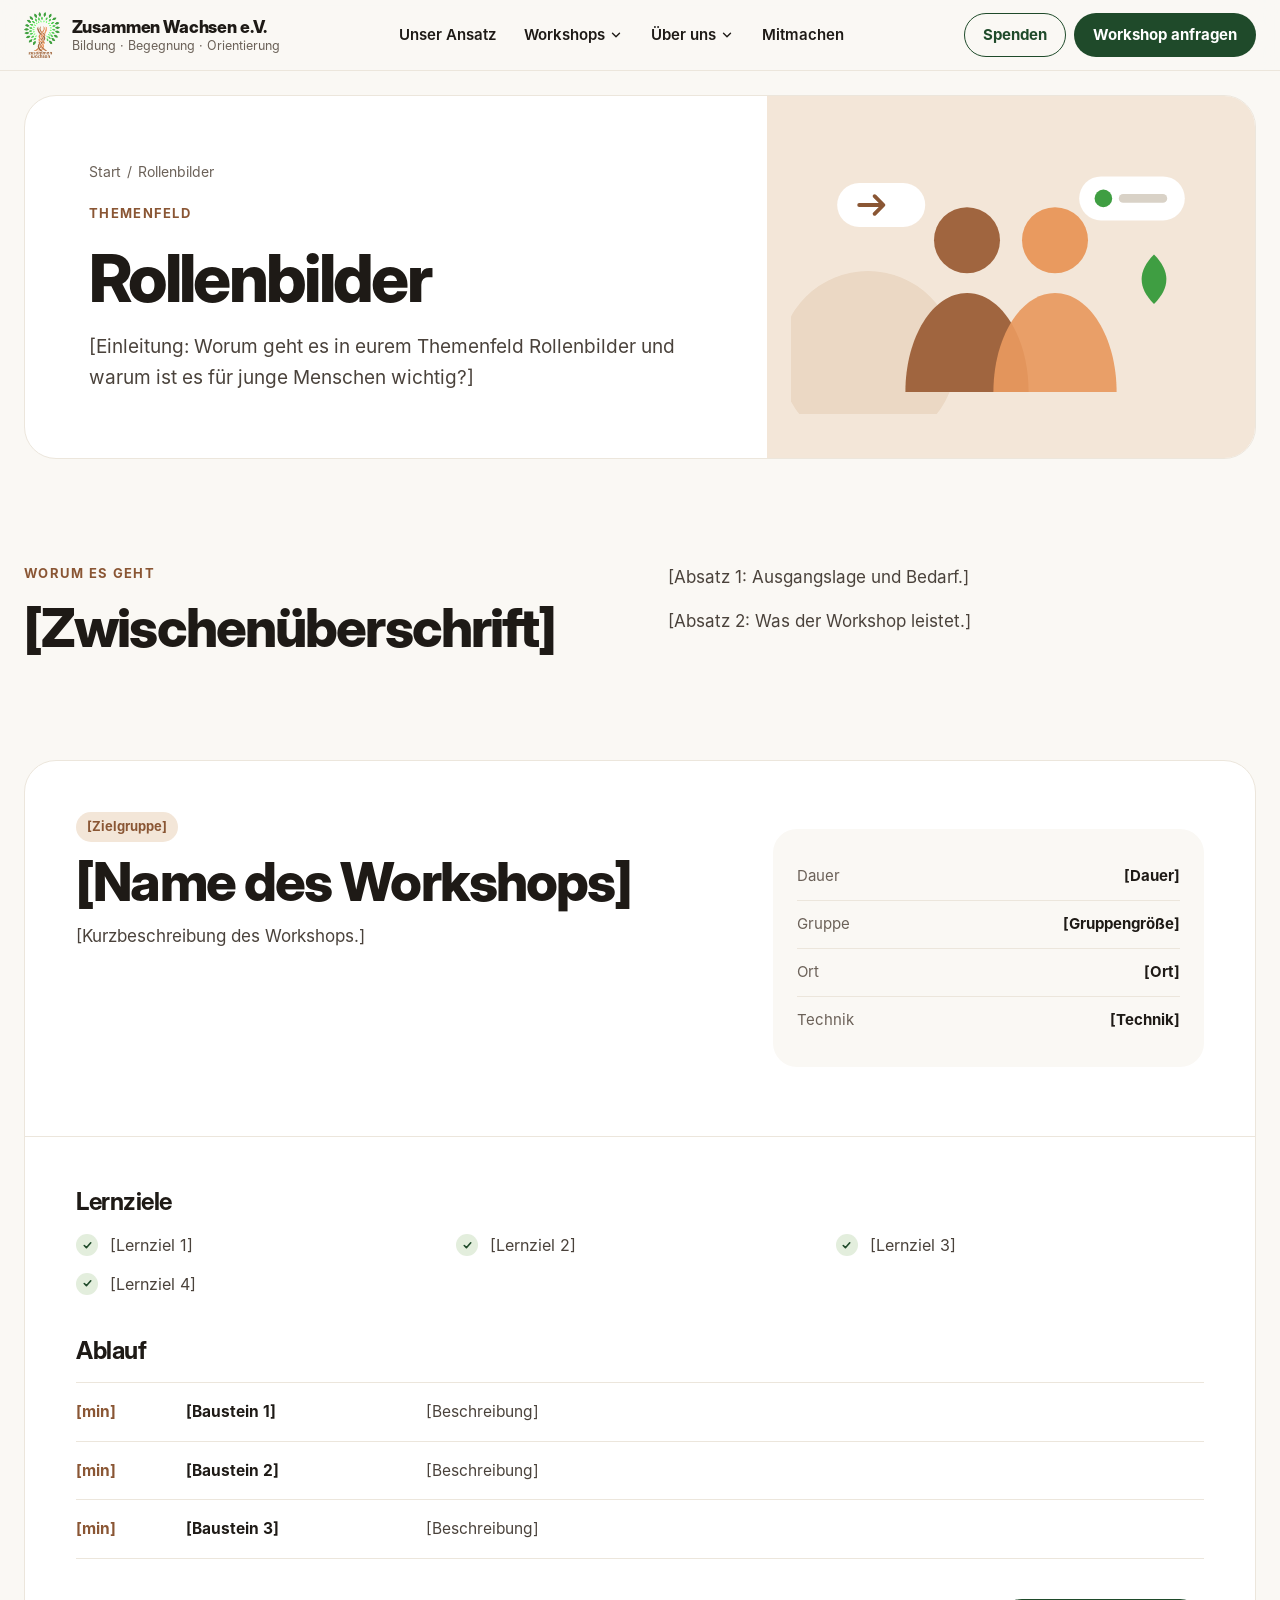
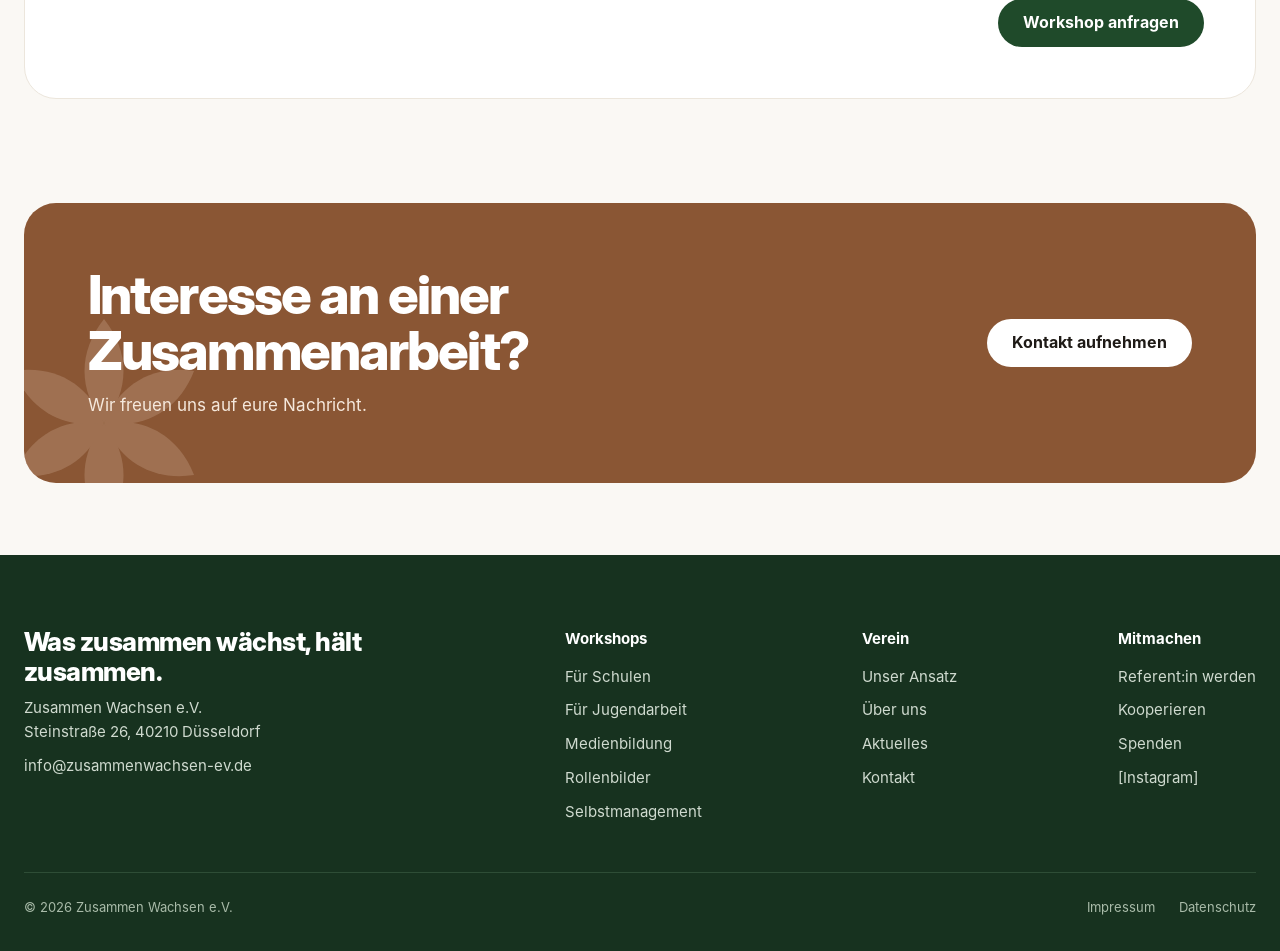
<file: Zusammen Wachsen Website/rollenbilder.html>
<!doctype html>
<html lang="de">
<head>
<meta charset="utf-8">
<meta name="viewport" content="width=device-width, initial-scale=1">
<title>Rollenbilder – Zusammen Wachsen e.V.</title>
<meta name="description" content="Workshops zum Themenfeld Rollenbilder für junge Menschen.">
<meta property="og:title" content="Rollenbilder – Zusammen Wachsen e.V.">
<meta property="og:description" content="Workshops zum Themenfeld Rollenbilder für junge Menschen.">
<meta property="og:type" content="website">
<meta name="theme-color" content="#1F4A2A">
<link rel="icon" href="favicon.png">
<link rel="stylesheet" href="styles.css">
</head>
<body>
<a class="skip" href="#inhalt">Zum Inhalt springen</a>
<header class="site-header">
<div class="wrap nav">
<a class="brand" href="index.html"><img src="logo.png" alt="" width="36" height="46"><span><b>Zusammen Wachsen e.V.</b><span>Bildung · Begegnung · Orientierung</span></span></a>
<nav aria-label="Hauptnavigation"><ul class="menu"><li><a href="ansatz.html">Unser Ansatz</a></li><li><span tabindex="0">Workshops<svg width="14" height="14" viewBox="0 0 24 24" fill="none" stroke="currentColor" stroke-width="2.4" stroke-linecap="round" stroke-linejoin="round" aria-hidden="true"><path d="M6 9l6 6 6-6"/></svg></span><ul class="sub"><li><a href="workshops-schulen.html">Für Schulen<small>Klasse 3 bis Berufsschule</small></a></li><li><a href="workshops-jugendarbeit.html">Für Jugendarbeit & Gemeinden<small>Gruppen und junge Erwachsene</small></a></li><li><a href="medienbildung.html">Medienbildung<small>Themenfeld</small></a></li><li><a href="rollenbilder.html" aria-current="page">Rollenbilder<small>Themenfeld</small></a></li><li><a href="selbstmanagement.html">Selbstmanagement<small>Themenfeld</small></a></li></ul></li><li><span tabindex="0">Über uns<svg width="14" height="14" viewBox="0 0 24 24" fill="none" stroke="currentColor" stroke-width="2.4" stroke-linecap="round" stroke-linejoin="round" aria-hidden="true"><path d="M6 9l6 6 6-6"/></svg></span><ul class="sub"><li><a href="ueber-uns.html">Der Verein<small>Wer wir sind</small></a></li><li><a href="aktuelles.html">Aktuelles<small>Neuigkeiten und Projekte</small></a></li><li><a href="kontakt.html">Kontakt<small>So erreicht ihr uns</small></a></li></ul></li><li><a href="mitmachen.html">Mitmachen</a></li></ul></nav>
<div class="nav-cta"><a class="btn btn-outline" href="mitmachen.html#spenden">Spenden</a><a class="btn btn-primary" href="kontakt.html">Workshop anfragen</a></div>
<details class="mobile"><summary aria-label="Menü öffnen"><svg width="22" height="22" viewBox="0 0 24 24" fill="none" stroke="currentColor" stroke-width="2.2" stroke-linecap="round" aria-hidden="true"><path d="M4 7h16M4 12h16M4 17h16"/></svg></summary>
<div class="panel"><a href="index.html">Startseite</a><a href="ansatz.html">Unser Ansatz</a><div class="grp">Workshops</div><a href="workshops-schulen.html">Für Schulen</a><a href="workshops-jugendarbeit.html">Für Jugendarbeit & Gemeinden</a><a href="medienbildung.html">Medienbildung</a><a href="rollenbilder.html">Rollenbilder</a><a href="selbstmanagement.html">Selbstmanagement</a><div class="grp">Über uns</div><a href="ueber-uns.html">Der Verein</a><a href="aktuelles.html">Aktuelles</a><a href="kontakt.html">Kontakt</a><a href="mitmachen.html">Mitmachen</a><a class="btn btn-primary" href="kontakt.html">Workshop anfragen</a><a class="btn btn-outline" href="mitmachen.html#spenden">Spenden</a></div>
</details>
</div>
</header>
<main id="inhalt">
<section class="wrap page-hero">
<div class="inner">
<div class="txt">
<nav class="crumbs" aria-label="Brotkrümel"><a href="index.html">Start</a><span aria-hidden="true">/</span><span>Rollenbilder</span></nav>
<span class="eyebrow">Themenfeld</span>
<h1 class="h1">Rollenbilder</h1>
<p class="lead">[Einleitung: Worum geht es in eurem Themenfeld Rollenbilder und warum ist es für junge Menschen wichtig?]</p>

</div>
<div class="art" style="background:#F3E6D8"><svg viewBox="0 0 400 250" aria-hidden="true"><circle cx="70" cy="200" r="80" fill="#EBD8C4"/><circle cx="160" cy="92" r="30" fill="#A0653F"/><path d="M104 230c0-50 25-90 56-90s56 40 56 90z" fill="#A0653F"/><circle cx="240" cy="92" r="30" fill="#E99A5F"/><path d="M184 230c0-50 25-90 56-90s56 40 56 90z" fill="#E99A5F" opacity=".92"/><rect x="262" y="34" width="96" height="40" rx="20" fill="#fff"/><circle cx="284" cy="54" r="8" fill="#3F9E42"/><rect x="298" y="50" width="44" height="8" rx="4" fill="#D9D2C7"/><rect x="42" y="40" width="80" height="40" rx="20" fill="#fff"/><path d="M62 60h20M76 52l8 8-8 8" fill="none" stroke="#8A5634" stroke-width="3.5" stroke-linecap="round" stroke-linejoin="round"/><path d="M330 150c15-15 15-30 0-45-15 15-15 30 0 45z" fill="#3F9E42"/></svg></div>
</div>
</section><section class="wrap section split">
<div class="stack gap-16 reveal"><span class="eyebrow">Worum es geht</span><h2 class="h2">[Zwischenüberschrift]</h2></div>
<div class="prose reveal"><p>[Absatz 1: Ausgangslage und Bedarf.]</p><p>[Absatz 2: Was der Workshop leistet.]</p></div>
</section>
<section class="wrap section" style="padding-top:0"><div class="ws reveal">
<div class="ws-top"><div class="stack gap-12"><span class="tag brown">[Zielgruppe]</span><h2 class="h2">[Name des Workshops]</h2><p class="muted">[Kurzbeschreibung des Workshops.]</p></div>
<dl class="facts"><div><dt>Dauer</dt><dd>[Dauer]</dd></div><div><dt>Gruppe</dt><dd>[Gruppengröße]</dd></div><div><dt>Ort</dt><dd>[Ort]</dd></div><div><dt>Technik</dt><dd>[Technik]</dd></div></dl></div>
<div class="ws-body">
<div class="stack gap-16"><h3 class="h3">Lernziele</h3><ul class="checks"><li>[Lernziel 1]</li><li>[Lernziel 2]</li><li>[Lernziel 3]</li><li>[Lernziel 4]</li></ul></div>
<div class="stack gap-16"><h3 class="h3">Ablauf</h3><div class="agenda"><div><span class="min">[min]</span><b>[Baustein 1]</b><p class="muted">[Beschreibung]</p></div><div><span class="min">[min]</span><b>[Baustein 2]</b><p class="muted">[Beschreibung]</p></div><div><span class="min">[min]</span><b>[Baustein 3]</b><p class="muted">[Beschreibung]</p></div></div></div>
<div class="row" style="justify-content:flex-end"><a class="btn btn-primary" href="workshops-schulen.html#anfrage">Workshop anfragen</a></div>
</div></div></section>
<section class="wrap section-sm" style="padding-top:0"><div class="cta reveal"><svg viewBox="0 0 200 200" style="position:absolute;left:-50px;bottom:-70px;width:260px;height:260px;opacity:.18" aria-hidden="true"><g fill="#FBE7D6"><path d="M100 20C120 45 120 75 100 100 80 75 80 45 100 20z" transform="rotate(0 100 100)"/><path d="M100 20C120 45 120 75 100 100 80 75 80 45 100 20z" transform="rotate(60 100 100)"/><path d="M100 20C120 45 120 75 100 100 80 75 80 45 100 20z" transform="rotate(120 100 100)"/><path d="M100 20C120 45 120 75 100 100 80 75 80 45 100 20z" transform="rotate(180 100 100)"/><path d="M100 20C120 45 120 75 100 100 80 75 80 45 100 20z" transform="rotate(240 100 100)"/><path d="M100 20C120 45 120 75 100 100 80 75 80 45 100 20z" transform="rotate(300 100 100)"/></g></svg><div class="stack gap-12" style="flex:1 1 460px;min-width:0"><h2 class="h2">Interesse an einer Zusammenarbeit?</h2><p>Wir freuen uns auf eure Nachricht.</p></div><a class="btn btn-light" href="kontakt.html">Kontakt aufnehmen</a></div></section>
</main>
<footer class="site-footer">
<div class="wrap">
<div class="f-top">
<div class="f-col" style="flex:1 1 280px;max-width:380px"><span class="f-claim">Was zusammen wächst, hält zusammen.</span><span>Zusammen Wachsen e.V.<br>Steinstraße 26, 40210 Düsseldorf</span><a href="mailto:info@zusammenwachsen-ev.de">info@zusammenwachsen-ev.de</a></div>
<div class="f-col"><b>Workshops</b><a href="workshops-schulen.html">Für Schulen</a><a href="workshops-jugendarbeit.html">Für Jugendarbeit</a><a href="medienbildung.html">Medienbildung</a><a href="rollenbilder.html">Rollenbilder</a><a href="selbstmanagement.html">Selbstmanagement</a></div>
<div class="f-col"><b>Verein</b><a href="ansatz.html">Unser Ansatz</a><a href="ueber-uns.html">Über uns</a><a href="aktuelles.html">Aktuelles</a><a href="kontakt.html">Kontakt</a></div>
<div class="f-col"><b>Mitmachen</b><a href="mitmachen.html#referentin">Referent:in werden</a><a href="mitmachen.html#kooperation">Kooperieren</a><a href="mitmachen.html#spenden">Spenden</a><a href="#">[Instagram]</a></div>
</div>
<div class="f-bottom"><span>© 2026 Zusammen Wachsen e.V.</span><span style="display:flex;gap:24px"><a href="impressum.html">Impressum</a><a href="datenschutz.html">Datenschutz</a></span></div>
</div>
</footer>
</body>
</html>
</file>
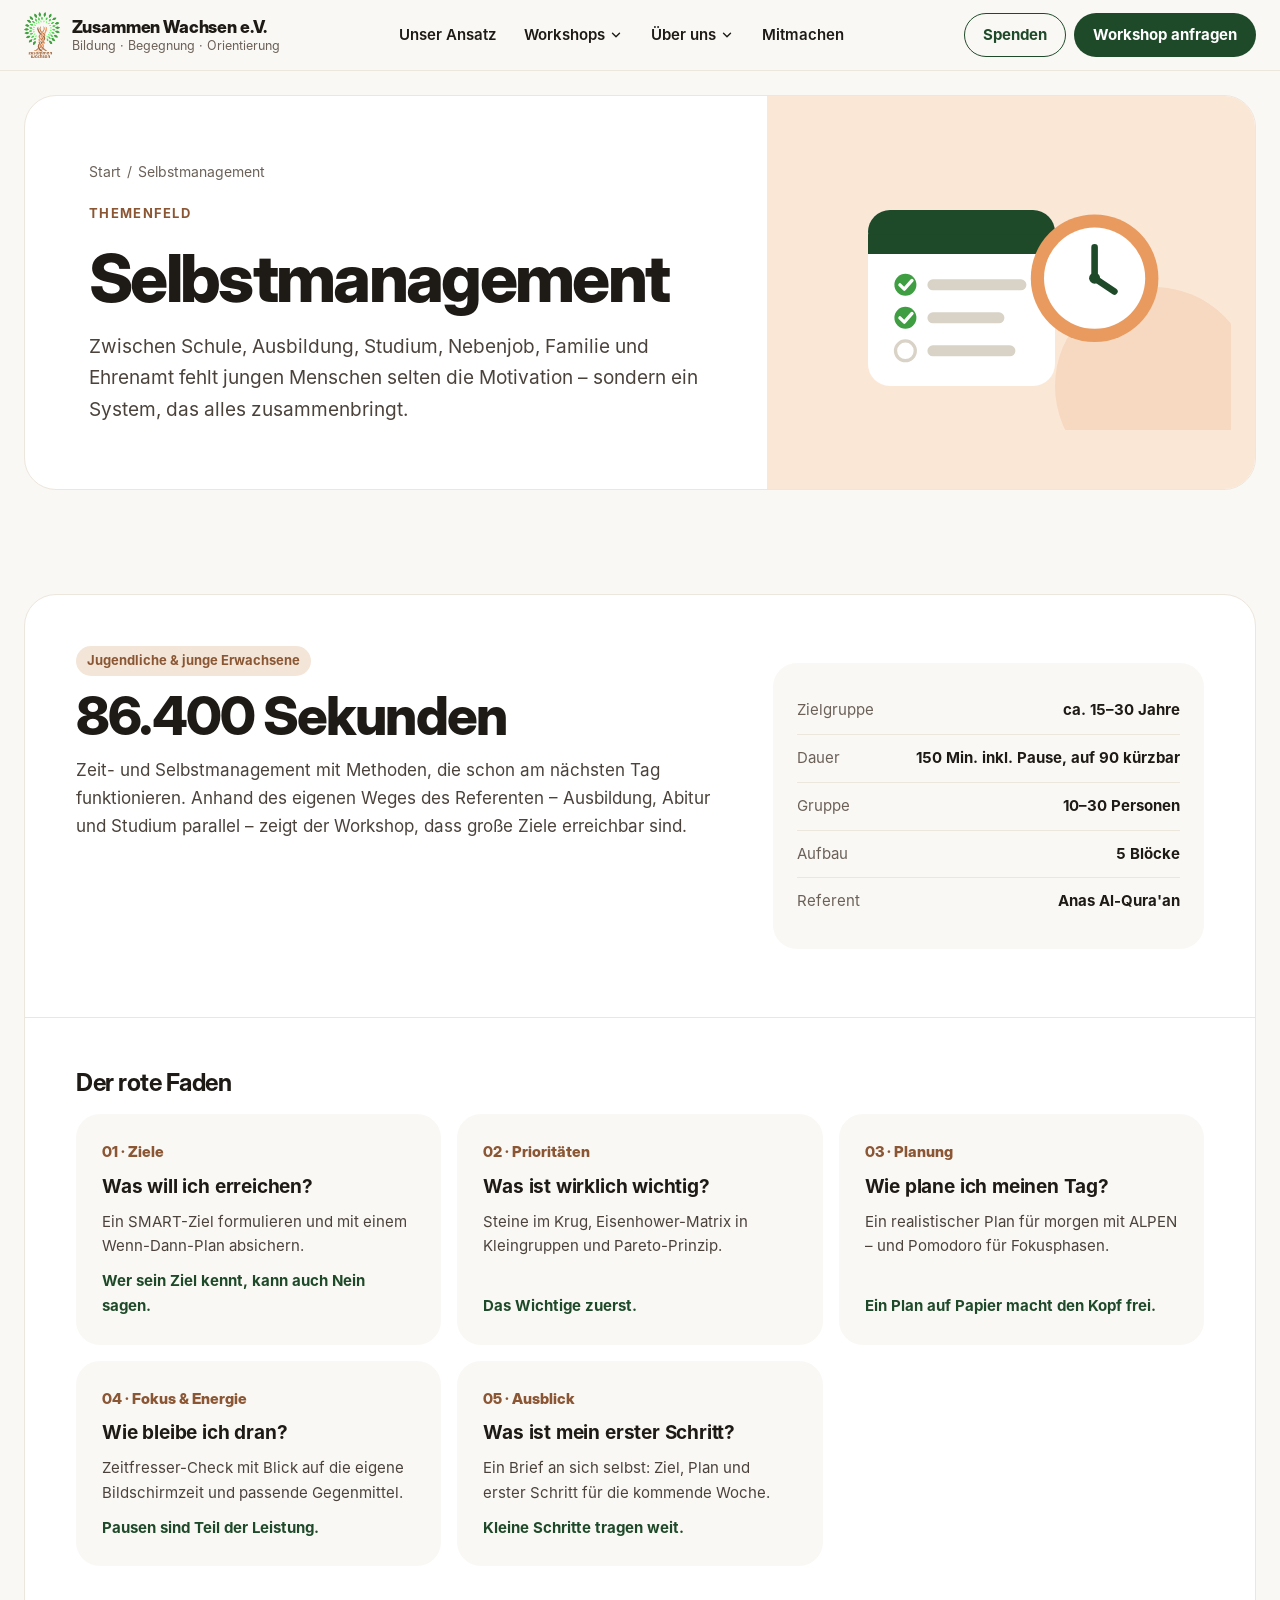
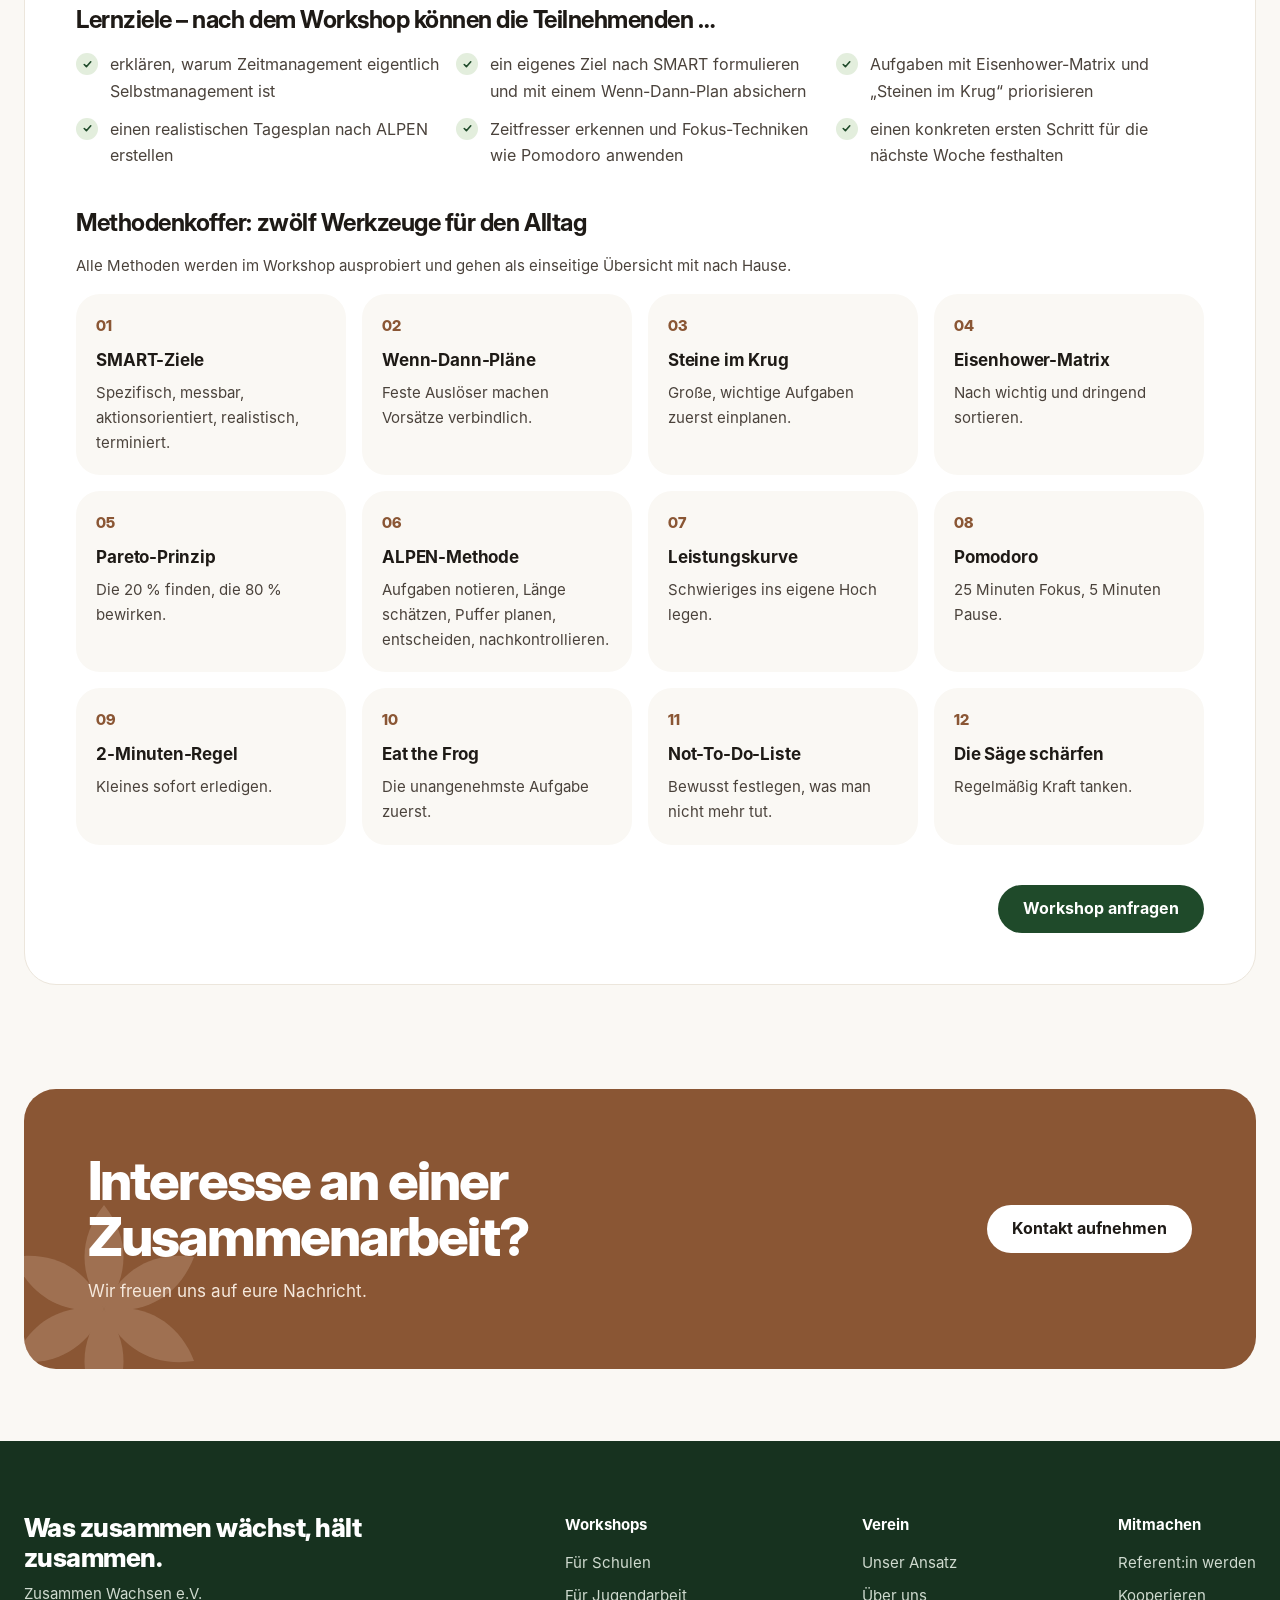
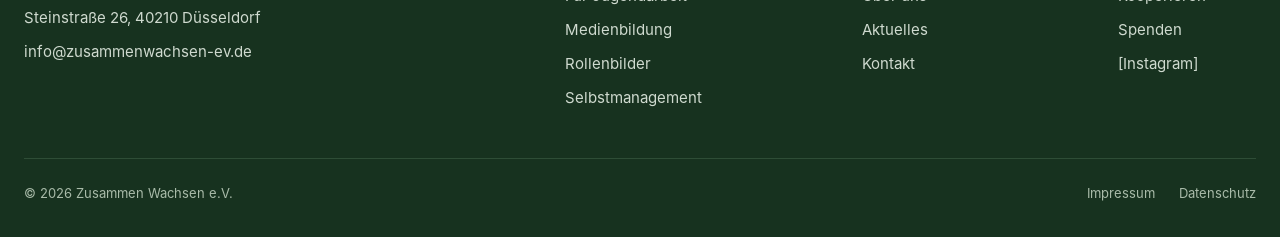
<file: Zusammen Wachsen Website/selbstmanagement.html>
<!doctype html>
<html lang="de">
<head>
<meta charset="utf-8">
<meta name="viewport" content="width=device-width, initial-scale=1">
<title>Selbstmanagement – Zusammen Wachsen e.V.</title>
<meta name="description" content="Workshop 86.400 Sekunden: Zeit- und Selbstmanagement für Schule, Ausbildung, Studium und Beruf.">
<meta property="og:title" content="Selbstmanagement – Zusammen Wachsen e.V.">
<meta property="og:description" content="Workshop 86.400 Sekunden: Zeit- und Selbstmanagement für Schule, Ausbildung, Studium und Beruf.">
<meta property="og:type" content="website">
<meta name="theme-color" content="#1F4A2A">
<link rel="icon" href="favicon.png">
<link rel="stylesheet" href="styles.css">
</head>
<body>
<a class="skip" href="#inhalt">Zum Inhalt springen</a>
<header class="site-header">
<div class="wrap nav">
<a class="brand" href="index.html"><img src="logo.png" alt="" width="36" height="46"><span><b>Zusammen Wachsen e.V.</b><span>Bildung · Begegnung · Orientierung</span></span></a>
<nav aria-label="Hauptnavigation"><ul class="menu"><li><a href="ansatz.html">Unser Ansatz</a></li><li><span tabindex="0">Workshops<svg width="14" height="14" viewBox="0 0 24 24" fill="none" stroke="currentColor" stroke-width="2.4" stroke-linecap="round" stroke-linejoin="round" aria-hidden="true"><path d="M6 9l6 6 6-6"/></svg></span><ul class="sub"><li><a href="workshops-schulen.html">Für Schulen<small>Klasse 3 bis Berufsschule</small></a></li><li><a href="workshops-jugendarbeit.html">Für Jugendarbeit & Gemeinden<small>Gruppen und junge Erwachsene</small></a></li><li><a href="medienbildung.html">Medienbildung<small>Themenfeld</small></a></li><li><a href="rollenbilder.html">Rollenbilder<small>Themenfeld</small></a></li><li><a href="selbstmanagement.html" aria-current="page">Selbstmanagement<small>Themenfeld</small></a></li></ul></li><li><span tabindex="0">Über uns<svg width="14" height="14" viewBox="0 0 24 24" fill="none" stroke="currentColor" stroke-width="2.4" stroke-linecap="round" stroke-linejoin="round" aria-hidden="true"><path d="M6 9l6 6 6-6"/></svg></span><ul class="sub"><li><a href="ueber-uns.html">Der Verein<small>Wer wir sind</small></a></li><li><a href="aktuelles.html">Aktuelles<small>Neuigkeiten und Projekte</small></a></li><li><a href="kontakt.html">Kontakt<small>So erreicht ihr uns</small></a></li></ul></li><li><a href="mitmachen.html">Mitmachen</a></li></ul></nav>
<div class="nav-cta"><a class="btn btn-outline" href="mitmachen.html#spenden">Spenden</a><a class="btn btn-primary" href="kontakt.html">Workshop anfragen</a></div>
<details class="mobile"><summary aria-label="Menü öffnen"><svg width="22" height="22" viewBox="0 0 24 24" fill="none" stroke="currentColor" stroke-width="2.2" stroke-linecap="round" aria-hidden="true"><path d="M4 7h16M4 12h16M4 17h16"/></svg></summary>
<div class="panel"><a href="index.html">Startseite</a><a href="ansatz.html">Unser Ansatz</a><div class="grp">Workshops</div><a href="workshops-schulen.html">Für Schulen</a><a href="workshops-jugendarbeit.html">Für Jugendarbeit & Gemeinden</a><a href="medienbildung.html">Medienbildung</a><a href="rollenbilder.html">Rollenbilder</a><a href="selbstmanagement.html">Selbstmanagement</a><div class="grp">Über uns</div><a href="ueber-uns.html">Der Verein</a><a href="aktuelles.html">Aktuelles</a><a href="kontakt.html">Kontakt</a><a href="mitmachen.html">Mitmachen</a><a class="btn btn-primary" href="kontakt.html">Workshop anfragen</a><a class="btn btn-outline" href="mitmachen.html#spenden">Spenden</a></div>
</details>
</div>
</header>
<main id="inhalt">
<section class="wrap page-hero">
<div class="inner">
<div class="txt">
<nav class="crumbs" aria-label="Brotkrümel"><a href="index.html">Start</a><span aria-hidden="true">/</span><span>Selbstmanagement</span></nav>
<span class="eyebrow">Themenfeld</span>
<h1 class="h1">Selbstmanagement</h1>
<p class="lead">Zwischen Schule, Ausbildung, Studium, Nebenjob, Familie und Ehrenamt fehlt jungen Menschen selten die Motivation – sondern ein System, das alles zusammenbringt.</p>

</div>
<div class="art" style="background:#FBE7D6"><svg viewBox="0 0 400 250" aria-hidden="true"><circle cx="330" cy="210" r="90" fill="#F6D9C0"/><rect x="70" y="50" width="170" height="160" rx="20" fill="#fff"/><rect x="70" y="50" width="170" height="40" rx="20" fill="#1F4A2A"/><rect x="70" y="72" width="170" height="18" fill="#1F4A2A"/><circle cx="104" cy="118" r="10" fill="#3F9E42"/><path d="M99 118l4 4 7-8" fill="none" stroke="#fff" stroke-width="3" stroke-linecap="round" stroke-linejoin="round"/><rect x="124" y="113" width="90" height="10" rx="5" fill="#D9D2C7"/><circle cx="104" cy="148" r="10" fill="#3F9E42"/><path d="M99 148l4 4 7-8" fill="none" stroke="#fff" stroke-width="3" stroke-linecap="round" stroke-linejoin="round"/><rect x="124" y="143" width="70" height="10" rx="5" fill="#D9D2C7"/><circle cx="104" cy="178" r="9" fill="none" stroke="#D9D2C7" stroke-width="3"/><rect x="124" y="173" width="80" height="10" rx="5" fill="#D9D2C7"/><circle cx="276" cy="112" r="58" fill="#E99A5F"/><circle cx="276" cy="112" r="46" fill="#fff"/><path d="M276 84v28l18 12" fill="none" stroke="#1F4A2A" stroke-width="6" stroke-linecap="round" stroke-linejoin="round"/><circle cx="276" cy="112" r="5" fill="#1F4A2A"/></svg></div>
</div>
</section><section class="wrap section" style="padding-top:104px"><div class="ws reveal">
<div class="ws-top"><div class="stack gap-12"><span class="tag brown">Jugendliche &amp; junge Erwachsene</span><h2 class="h2">86.400 Sekunden</h2><p class="muted">Zeit- und Selbstmanagement mit Methoden, die schon am nächsten Tag funktionieren. Anhand des eigenen Weges des Referenten – Ausbildung, Abitur und Studium parallel – zeigt der Workshop, dass große Ziele erreichbar sind.</p></div>
<dl class="facts"><div><dt>Zielgruppe</dt><dd>ca. 15–30 Jahre</dd></div><div><dt>Dauer</dt><dd>150 Min. inkl. Pause, auf 90 kürzbar</dd></div><div><dt>Gruppe</dt><dd>10–30 Personen</dd></div><div><dt>Aufbau</dt><dd>5 Blöcke</dd></div><div><dt>Referent</dt><dd>Anas Al-Qura'an</dd></div></dl></div>
<div class="ws-body">
<div class="stack gap-16"><h3 class="h3">Der rote Faden</h3><div class="blocks">
<div class="block"><span class="num">01 · Ziele</span><h4 class="h4" style="margin:0">Was will ich erreichen?</h4><p class="muted small">Ein SMART-Ziel formulieren und mit einem Wenn-Dann-Plan absichern.</p><span class="key">Wer sein Ziel kennt, kann auch Nein sagen.</span></div>
<div class="block"><span class="num">02 · Prioritäten</span><h4 class="h4" style="margin:0">Was ist wirklich wichtig?</h4><p class="muted small">Steine im Krug, Eisenhower-Matrix in Kleingruppen und Pareto-Prinzip.</p><span class="key">Das Wichtige zuerst.</span></div>
<div class="block"><span class="num">03 · Planung</span><h4 class="h4" style="margin:0">Wie plane ich meinen Tag?</h4><p class="muted small">Ein realistischer Plan für morgen mit ALPEN – und Pomodoro für Fokusphasen.</p><span class="key">Ein Plan auf Papier macht den Kopf frei.</span></div>
<div class="block"><span class="num">04 · Fokus &amp; Energie</span><h4 class="h4" style="margin:0">Wie bleibe ich dran?</h4><p class="muted small">Zeitfresser-Check mit Blick auf die eigene Bildschirmzeit und passende Gegenmittel.</p><span class="key">Pausen sind Teil der Leistung.</span></div>
<div class="block"><span class="num">05 · Ausblick</span><h4 class="h4" style="margin:0">Was ist mein erster Schritt?</h4><p class="muted small">Ein Brief an sich selbst: Ziel, Plan und erster Schritt für die kommende Woche.</p><span class="key">Kleine Schritte tragen weit.</span></div>
</div></div>
<div class="stack gap-16"><h3 class="h3">Lernziele – nach dem Workshop können die Teilnehmenden …</h3><ul class="checks"><li>erklären, warum Zeitmanagement eigentlich Selbstmanagement ist</li><li>ein eigenes Ziel nach SMART formulieren und mit einem Wenn-Dann-Plan absichern</li><li>Aufgaben mit Eisenhower-Matrix und „Steinen im Krug“ priorisieren</li><li>einen realistischen Tagesplan nach ALPEN erstellen</li><li>Zeitfresser erkennen und Fokus-Techniken wie Pomodoro anwenden</li><li>einen konkreten ersten Schritt für die nächste Woche festhalten</li></ul></div>
<div class="stack gap-16"><h3 class="h3">Methodenkoffer: zwölf Werkzeuge für den Alltag</h3><p class="muted small">Alle Methoden werden im Workshop ausprobiert und gehen als einseitige Übersicht mit nach Hause.</p>
<div class="grid grid-sm"><div class="block" style="padding:20px"><span class="num">01</span><h4 class="h4" style="margin:0;font-size:17px">SMART-Ziele</h4><p class="muted small">Spezifisch, messbar, aktionsorientiert, realistisch, terminiert.</p></div><div class="block" style="padding:20px"><span class="num">02</span><h4 class="h4" style="margin:0;font-size:17px">Wenn-Dann-Pläne</h4><p class="muted small">Feste Auslöser machen Vorsätze verbindlich.</p></div><div class="block" style="padding:20px"><span class="num">03</span><h4 class="h4" style="margin:0;font-size:17px">Steine im Krug</h4><p class="muted small">Große, wichtige Aufgaben zuerst einplanen.</p></div><div class="block" style="padding:20px"><span class="num">04</span><h4 class="h4" style="margin:0;font-size:17px">Eisenhower-Matrix</h4><p class="muted small">Nach wichtig und dringend sortieren.</p></div><div class="block" style="padding:20px"><span class="num">05</span><h4 class="h4" style="margin:0;font-size:17px">Pareto-Prinzip</h4><p class="muted small">Die 20 % finden, die 80 % bewirken.</p></div><div class="block" style="padding:20px"><span class="num">06</span><h4 class="h4" style="margin:0;font-size:17px">ALPEN-Methode</h4><p class="muted small">Aufgaben notieren, Länge schätzen, Puffer planen, entscheiden, nachkontrollieren.</p></div><div class="block" style="padding:20px"><span class="num">07</span><h4 class="h4" style="margin:0;font-size:17px">Leistungskurve</h4><p class="muted small">Schwieriges ins eigene Hoch legen.</p></div><div class="block" style="padding:20px"><span class="num">08</span><h4 class="h4" style="margin:0;font-size:17px">Pomodoro</h4><p class="muted small">25 Minuten Fokus, 5 Minuten Pause.</p></div><div class="block" style="padding:20px"><span class="num">09</span><h4 class="h4" style="margin:0;font-size:17px">2-Minuten-Regel</h4><p class="muted small">Kleines sofort erledigen.</p></div><div class="block" style="padding:20px"><span class="num">10</span><h4 class="h4" style="margin:0;font-size:17px">Eat the Frog</h4><p class="muted small">Die unangenehmste Aufgabe zuerst.</p></div><div class="block" style="padding:20px"><span class="num">11</span><h4 class="h4" style="margin:0;font-size:17px">Not-To-Do-Liste</h4><p class="muted small">Bewusst festlegen, was man nicht mehr tut.</p></div><div class="block" style="padding:20px"><span class="num">12</span><h4 class="h4" style="margin:0;font-size:17px">Die Säge schärfen</h4><p class="muted small">Regelmäßig Kraft tanken.</p></div></div></div>
<div class="row" style="justify-content:flex-end"><a class="btn btn-primary" href="kontakt.html">Workshop anfragen</a></div>
</div></div></section>
<section class="wrap section-sm" style="padding-top:0"><div class="cta reveal"><svg viewBox="0 0 200 200" style="position:absolute;left:-50px;bottom:-70px;width:260px;height:260px;opacity:.18" aria-hidden="true"><g fill="#FBE7D6"><path d="M100 20C120 45 120 75 100 100 80 75 80 45 100 20z" transform="rotate(0 100 100)"/><path d="M100 20C120 45 120 75 100 100 80 75 80 45 100 20z" transform="rotate(60 100 100)"/><path d="M100 20C120 45 120 75 100 100 80 75 80 45 100 20z" transform="rotate(120 100 100)"/><path d="M100 20C120 45 120 75 100 100 80 75 80 45 100 20z" transform="rotate(180 100 100)"/><path d="M100 20C120 45 120 75 100 100 80 75 80 45 100 20z" transform="rotate(240 100 100)"/><path d="M100 20C120 45 120 75 100 100 80 75 80 45 100 20z" transform="rotate(300 100 100)"/></g></svg><div class="stack gap-12" style="flex:1 1 460px;min-width:0"><h2 class="h2">Interesse an einer Zusammenarbeit?</h2><p>Wir freuen uns auf eure Nachricht.</p></div><a class="btn btn-light" href="kontakt.html">Kontakt aufnehmen</a></div></section>
</main>
<footer class="site-footer">
<div class="wrap">
<div class="f-top">
<div class="f-col" style="flex:1 1 280px;max-width:380px"><span class="f-claim">Was zusammen wächst, hält zusammen.</span><span>Zusammen Wachsen e.V.<br>Steinstraße 26, 40210 Düsseldorf</span><a href="mailto:info@zusammenwachsen-ev.de">info@zusammenwachsen-ev.de</a></div>
<div class="f-col"><b>Workshops</b><a href="workshops-schulen.html">Für Schulen</a><a href="workshops-jugendarbeit.html">Für Jugendarbeit</a><a href="medienbildung.html">Medienbildung</a><a href="rollenbilder.html">Rollenbilder</a><a href="selbstmanagement.html">Selbstmanagement</a></div>
<div class="f-col"><b>Verein</b><a href="ansatz.html">Unser Ansatz</a><a href="ueber-uns.html">Über uns</a><a href="aktuelles.html">Aktuelles</a><a href="kontakt.html">Kontakt</a></div>
<div class="f-col"><b>Mitmachen</b><a href="mitmachen.html#referentin">Referent:in werden</a><a href="mitmachen.html#kooperation">Kooperieren</a><a href="mitmachen.html#spenden">Spenden</a><a href="#">[Instagram]</a></div>
</div>
<div class="f-bottom"><span>© 2026 Zusammen Wachsen e.V.</span><span style="display:flex;gap:24px"><a href="impressum.html">Impressum</a><a href="datenschutz.html">Datenschutz</a></span></div>
</div>
</footer>
</body>
</html>
</file>
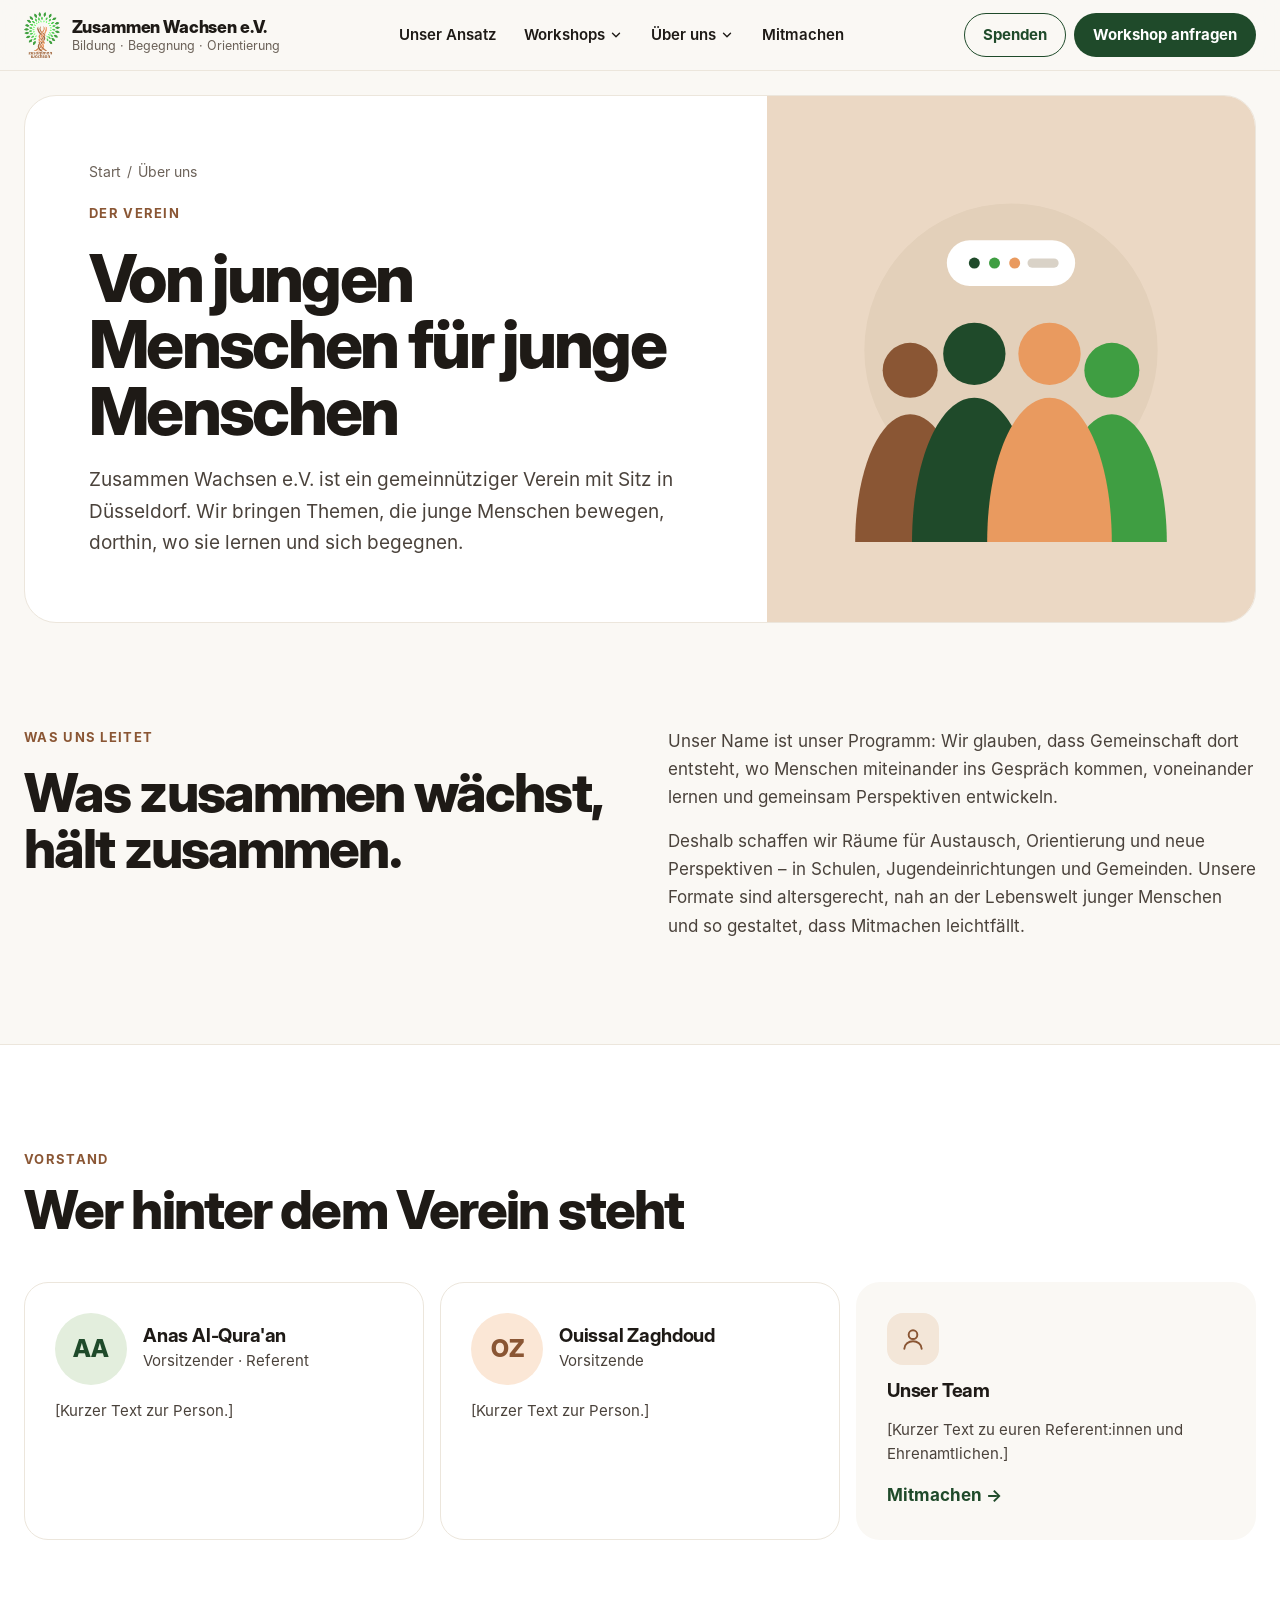
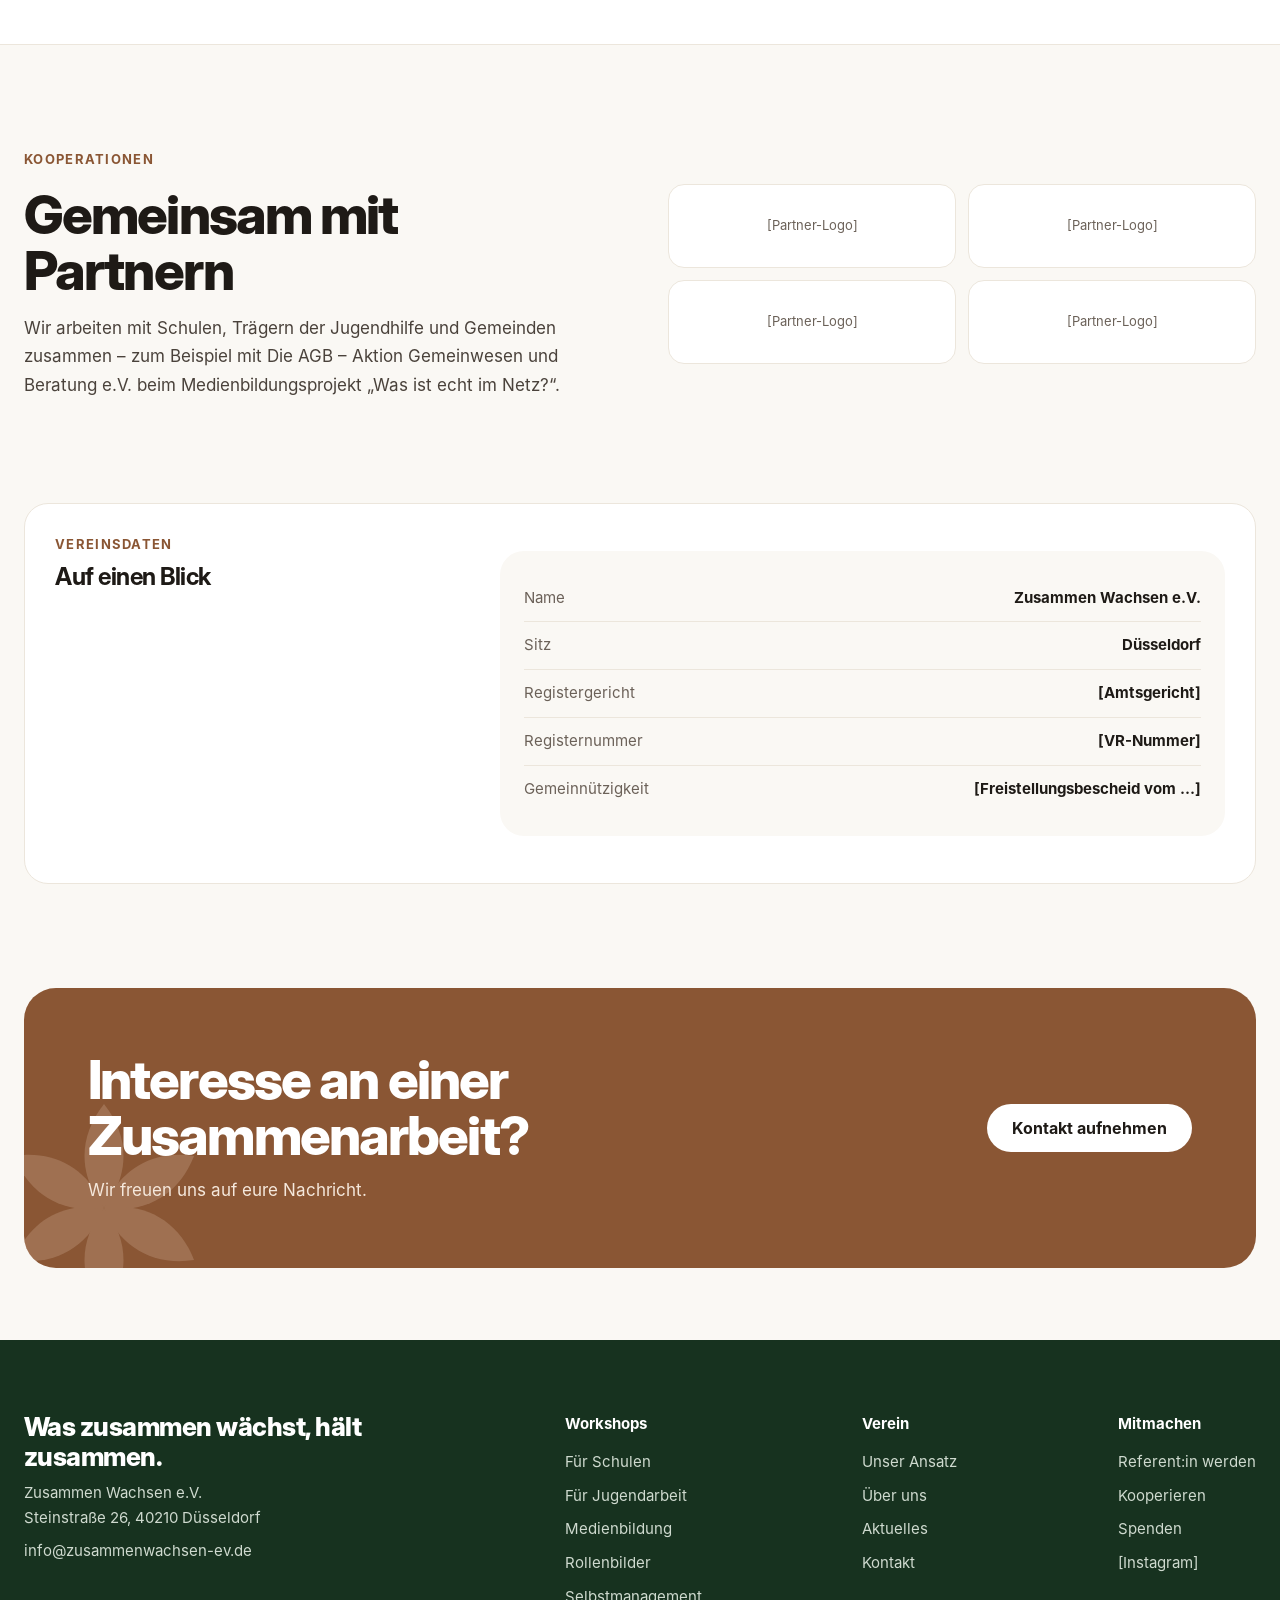
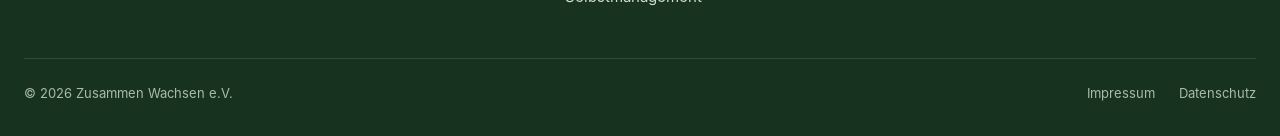
<file: Zusammen Wachsen Website/ueber-uns.html>
<!doctype html>
<html lang="de">
<head>
<meta charset="utf-8">
<meta name="viewport" content="width=device-width, initial-scale=1">
<title>Über uns – Zusammen Wachsen e.V.</title>
<meta name="description" content="Zusammen Wachsen e.V. ist ein gemeinnütziger Bildungsverein aus Düsseldorf.">
<meta property="og:title" content="Über uns – Zusammen Wachsen e.V.">
<meta property="og:description" content="Zusammen Wachsen e.V. ist ein gemeinnütziger Bildungsverein aus Düsseldorf.">
<meta property="og:type" content="website">
<meta name="theme-color" content="#1F4A2A">
<link rel="icon" href="favicon.png">
<link rel="stylesheet" href="styles.css">
</head>
<body>
<a class="skip" href="#inhalt">Zum Inhalt springen</a>
<header class="site-header">
<div class="wrap nav">
<a class="brand" href="index.html"><img src="logo.png" alt="" width="36" height="46"><span><b>Zusammen Wachsen e.V.</b><span>Bildung · Begegnung · Orientierung</span></span></a>
<nav aria-label="Hauptnavigation"><ul class="menu"><li><a href="ansatz.html">Unser Ansatz</a></li><li><span tabindex="0">Workshops<svg width="14" height="14" viewBox="0 0 24 24" fill="none" stroke="currentColor" stroke-width="2.4" stroke-linecap="round" stroke-linejoin="round" aria-hidden="true"><path d="M6 9l6 6 6-6"/></svg></span><ul class="sub"><li><a href="workshops-schulen.html">Für Schulen<small>Klasse 3 bis Berufsschule</small></a></li><li><a href="workshops-jugendarbeit.html">Für Jugendarbeit & Gemeinden<small>Gruppen und junge Erwachsene</small></a></li><li><a href="medienbildung.html">Medienbildung<small>Themenfeld</small></a></li><li><a href="rollenbilder.html">Rollenbilder<small>Themenfeld</small></a></li><li><a href="selbstmanagement.html">Selbstmanagement<small>Themenfeld</small></a></li></ul></li><li><span tabindex="0">Über uns<svg width="14" height="14" viewBox="0 0 24 24" fill="none" stroke="currentColor" stroke-width="2.4" stroke-linecap="round" stroke-linejoin="round" aria-hidden="true"><path d="M6 9l6 6 6-6"/></svg></span><ul class="sub"><li><a href="ueber-uns.html" aria-current="page">Der Verein<small>Wer wir sind</small></a></li><li><a href="aktuelles.html">Aktuelles<small>Neuigkeiten und Projekte</small></a></li><li><a href="kontakt.html">Kontakt<small>So erreicht ihr uns</small></a></li></ul></li><li><a href="mitmachen.html">Mitmachen</a></li></ul></nav>
<div class="nav-cta"><a class="btn btn-outline" href="mitmachen.html#spenden">Spenden</a><a class="btn btn-primary" href="kontakt.html">Workshop anfragen</a></div>
<details class="mobile"><summary aria-label="Menü öffnen"><svg width="22" height="22" viewBox="0 0 24 24" fill="none" stroke="currentColor" stroke-width="2.2" stroke-linecap="round" aria-hidden="true"><path d="M4 7h16M4 12h16M4 17h16"/></svg></summary>
<div class="panel"><a href="index.html">Startseite</a><a href="ansatz.html">Unser Ansatz</a><div class="grp">Workshops</div><a href="workshops-schulen.html">Für Schulen</a><a href="workshops-jugendarbeit.html">Für Jugendarbeit & Gemeinden</a><a href="medienbildung.html">Medienbildung</a><a href="rollenbilder.html">Rollenbilder</a><a href="selbstmanagement.html">Selbstmanagement</a><div class="grp">Über uns</div><a href="ueber-uns.html">Der Verein</a><a href="aktuelles.html">Aktuelles</a><a href="kontakt.html">Kontakt</a><a href="mitmachen.html">Mitmachen</a><a class="btn btn-primary" href="kontakt.html">Workshop anfragen</a><a class="btn btn-outline" href="mitmachen.html#spenden">Spenden</a></div>
</details>
</div>
</header>
<main id="inhalt">
<section class="wrap page-hero">
<div class="inner">
<div class="txt">
<nav class="crumbs" aria-label="Brotkrümel"><a href="index.html">Start</a><span aria-hidden="true">/</span><span>Über uns</span></nav>
<span class="eyebrow">Der Verein</span>
<h1 class="h1">Von jungen Menschen für junge Menschen</h1>
<p class="lead">Zusammen Wachsen e.V. ist ein gemeinnütziger Verein mit Sitz in Düsseldorf. Wir bringen Themen, die junge Menschen bewegen, dorthin, wo sie lernen und sich begegnen.</p>

</div>
<div class="art" style="background:#EBD8C4"><svg viewBox="0 0 480 400" role="img" aria-label="Illustration: eine Gruppe junger Menschen"><circle cx="240" cy="190" r="160" fill="#E3D0BA"/><circle cx="130" cy="212" r="30" fill="#8A5634"/><path d="M70 400c0-80 27-140 60-140s60 60 60 140z" fill="#8A5634"/><circle cx="350" cy="212" r="30" fill="#3F9E42"/><path d="M290 400c0-80 27-140 60-140s60 60 60 140z" fill="#3F9E42"/><circle cx="200" cy="194" r="34" fill="#1F4A2A"/><path d="M132 400c0-90 30-158 68-158s68 68 68 158z" fill="#1F4A2A"/><circle cx="282" cy="194" r="34" fill="#E99A5F"/><path d="M214 400c0-90 30-158 68-158s68 68 68 158z" fill="#E99A5F"/><rect x="170" y="70" width="140" height="50" rx="25" fill="#fff"/><circle cx="200" cy="95" r="6" fill="#1F4A2A"/><circle cx="222" cy="95" r="6" fill="#3F9E42"/><circle cx="244" cy="95" r="6" fill="#E99A5F"/><rect x="258" y="90" width="34" height="10" rx="5" fill="#D9D2C7"/></svg></div>
</div>
</section><section class="wrap section split">
<div class="stack gap-16 reveal"><span class="eyebrow">Was uns leitet</span><h2 class="h2">Was zusammen wächst, hält zusammen.</h2></div>
<div class="prose reveal"><p>Unser Name ist unser Programm: Wir glauben, dass Gemeinschaft dort entsteht, wo Menschen miteinander ins Gespräch kommen, voneinander lernen und gemeinsam Perspektiven entwickeln.</p><p>Deshalb schaffen wir Räume für Austausch, Orientierung und neue Perspektiven – in Schulen, Jugendeinrichtungen und Gemeinden. Unsere Formate sind altersgerecht, nah an der Lebenswelt junger Menschen und so gestaltet, dass Mitmachen leichtfällt.</p></div>
</section>

<section class="section-white"><div class="wrap section">
<div class="head reveal"><div><span class="eyebrow">Vorstand</span><h2 class="h2">Wer hinter dem Verein steht</h2></div></div>
<div class="grid reveal">
<div class="card pad"><div class="row acenter gap-16"><span class="avatar" style="background:#E3EEDD;color:#1F4A2A">AA</span><div class="stack"><h3 class="h4">Anas Al-Qura'an</h3><span class="muted small">Vorsitzender · Referent</span></div></div><p class="muted small">[Kurzer Text zur Person.]</p></div>
<div class="card pad"><div class="row acenter gap-16"><span class="avatar" style="background:#FBE7D6;color:#8A5634">OZ</span><div class="stack"><h3 class="h4">Ouissal Zaghdoud</h3><span class="muted small">Vorsitzende</span></div></div><p class="muted small">[Kurzer Text zur Person.]</p></div>
<div class="card pad soft" style="justify-content:center"><span class="icon t-brown"><svg viewBox="0 0 24 24" fill="none" stroke="#8A5634" stroke-width="1.8" stroke-linecap="round" stroke-linejoin="round" aria-hidden="true"><circle cx="12" cy="8" r="4"/><path d="M4 21c0-4 4-7 8-7s8 3 8 7"/></svg></span><h3 class="h4">Unser Team</h3><p class="muted small">[Kurzer Text zu euren Referent:innen und Ehrenamtlichen.]</p><a class="link" href="mitmachen.html#referentin">Mitmachen →</a></div>
</div></div></section>

<section class="wrap section split">
<div class="stack gap-16 reveal"><span class="eyebrow">Kooperationen</span><h2 class="h2">Gemeinsam mit Partnern</h2><p class="muted">Wir arbeiten mit Schulen, Trägern der Jugendhilfe und Gemeinden zusammen – zum Beispiel mit Die AGB – Aktion Gemeinwesen und Beratung e.V. beim Medienbildungsprojekt „Was ist echt im Netz?“.</p></div>
<div class="reveal" style="display:grid;grid-template-columns:repeat(2,minmax(0,1fr));gap:12px;align-content:center"><span style="height:84px;border-radius:16px;background:#fff;border:1px solid #ECE6DC;display:flex;align-items:center;justify-content:center;font-size:13px;color:#6B6158">[Partner-Logo]</span><span style="height:84px;border-radius:16px;background:#fff;border:1px solid #ECE6DC;display:flex;align-items:center;justify-content:center;font-size:13px;color:#6B6158">[Partner-Logo]</span><span style="height:84px;border-radius:16px;background:#fff;border:1px solid #ECE6DC;display:flex;align-items:center;justify-content:center;font-size:13px;color:#6B6158">[Partner-Logo]</span><span style="height:84px;border-radius:16px;background:#fff;border:1px solid #ECE6DC;display:flex;align-items:center;justify-content:center;font-size:13px;color:#6B6158">[Partner-Logo]</span></div>
</section>

<section class="wrap section" style="padding-top:0"><div class="card pad reveal" style="flex-direction:row;flex-wrap:wrap;gap:32px">
<div class="stack gap-8" style="flex:1 1 240px"><span class="eyebrow">Vereinsdaten</span><h2 class="h3">Auf einen Blick</h2></div>
<dl class="facts" style="flex:2 1 380px"><div><dt>Name</dt><dd>Zusammen Wachsen e.V.</dd></div><div><dt>Sitz</dt><dd>Düsseldorf</dd></div><div><dt>Registergericht</dt><dd>[Amtsgericht]</dd></div><div><dt>Registernummer</dt><dd>[VR-Nummer]</dd></div><div><dt>Gemeinnützigkeit</dt><dd>[Freistellungsbescheid vom …]</dd></div></dl>
</div></section>
<section class="wrap section-sm" style="padding-top:0"><div class="cta reveal"><svg viewBox="0 0 200 200" style="position:absolute;left:-50px;bottom:-70px;width:260px;height:260px;opacity:.18" aria-hidden="true"><g fill="#FBE7D6"><path d="M100 20C120 45 120 75 100 100 80 75 80 45 100 20z" transform="rotate(0 100 100)"/><path d="M100 20C120 45 120 75 100 100 80 75 80 45 100 20z" transform="rotate(60 100 100)"/><path d="M100 20C120 45 120 75 100 100 80 75 80 45 100 20z" transform="rotate(120 100 100)"/><path d="M100 20C120 45 120 75 100 100 80 75 80 45 100 20z" transform="rotate(180 100 100)"/><path d="M100 20C120 45 120 75 100 100 80 75 80 45 100 20z" transform="rotate(240 100 100)"/><path d="M100 20C120 45 120 75 100 100 80 75 80 45 100 20z" transform="rotate(300 100 100)"/></g></svg><div class="stack gap-12" style="flex:1 1 460px;min-width:0"><h2 class="h2">Interesse an einer Zusammenarbeit?</h2><p>Wir freuen uns auf eure Nachricht.</p></div><a class="btn btn-light" href="kontakt.html">Kontakt aufnehmen</a></div></section>
</main>
<footer class="site-footer">
<div class="wrap">
<div class="f-top">
<div class="f-col" style="flex:1 1 280px;max-width:380px"><span class="f-claim">Was zusammen wächst, hält zusammen.</span><span>Zusammen Wachsen e.V.<br>Steinstraße 26, 40210 Düsseldorf</span><a href="mailto:info@zusammenwachsen-ev.de">info@zusammenwachsen-ev.de</a></div>
<div class="f-col"><b>Workshops</b><a href="workshops-schulen.html">Für Schulen</a><a href="workshops-jugendarbeit.html">Für Jugendarbeit</a><a href="medienbildung.html">Medienbildung</a><a href="rollenbilder.html">Rollenbilder</a><a href="selbstmanagement.html">Selbstmanagement</a></div>
<div class="f-col"><b>Verein</b><a href="ansatz.html">Unser Ansatz</a><a href="ueber-uns.html">Über uns</a><a href="aktuelles.html">Aktuelles</a><a href="kontakt.html">Kontakt</a></div>
<div class="f-col"><b>Mitmachen</b><a href="mitmachen.html#referentin">Referent:in werden</a><a href="mitmachen.html#kooperation">Kooperieren</a><a href="mitmachen.html#spenden">Spenden</a><a href="#">[Instagram]</a></div>
</div>
<div class="f-bottom"><span>© 2026 Zusammen Wachsen e.V.</span><span style="display:flex;gap:24px"><a href="impressum.html">Impressum</a><a href="datenschutz.html">Datenschutz</a></span></div>
</div>
</footer>
</body>
</html>
</file>
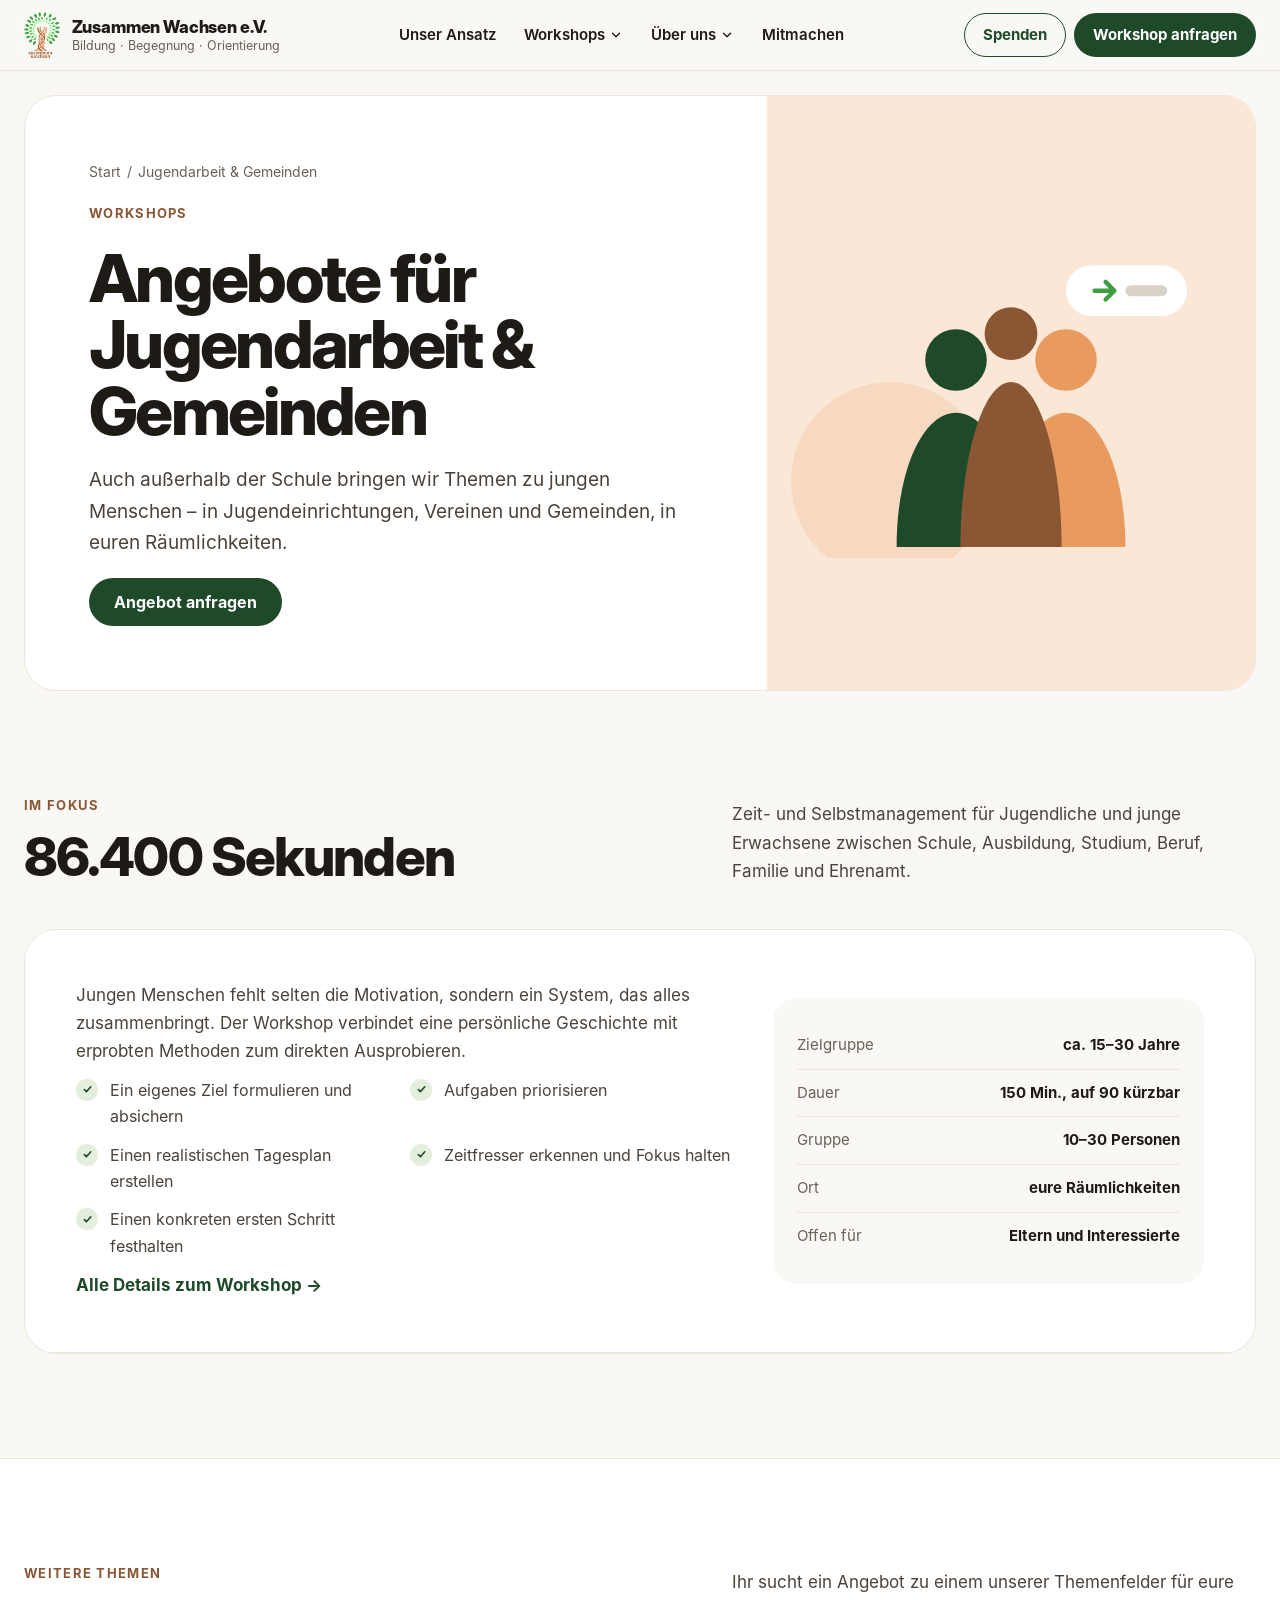
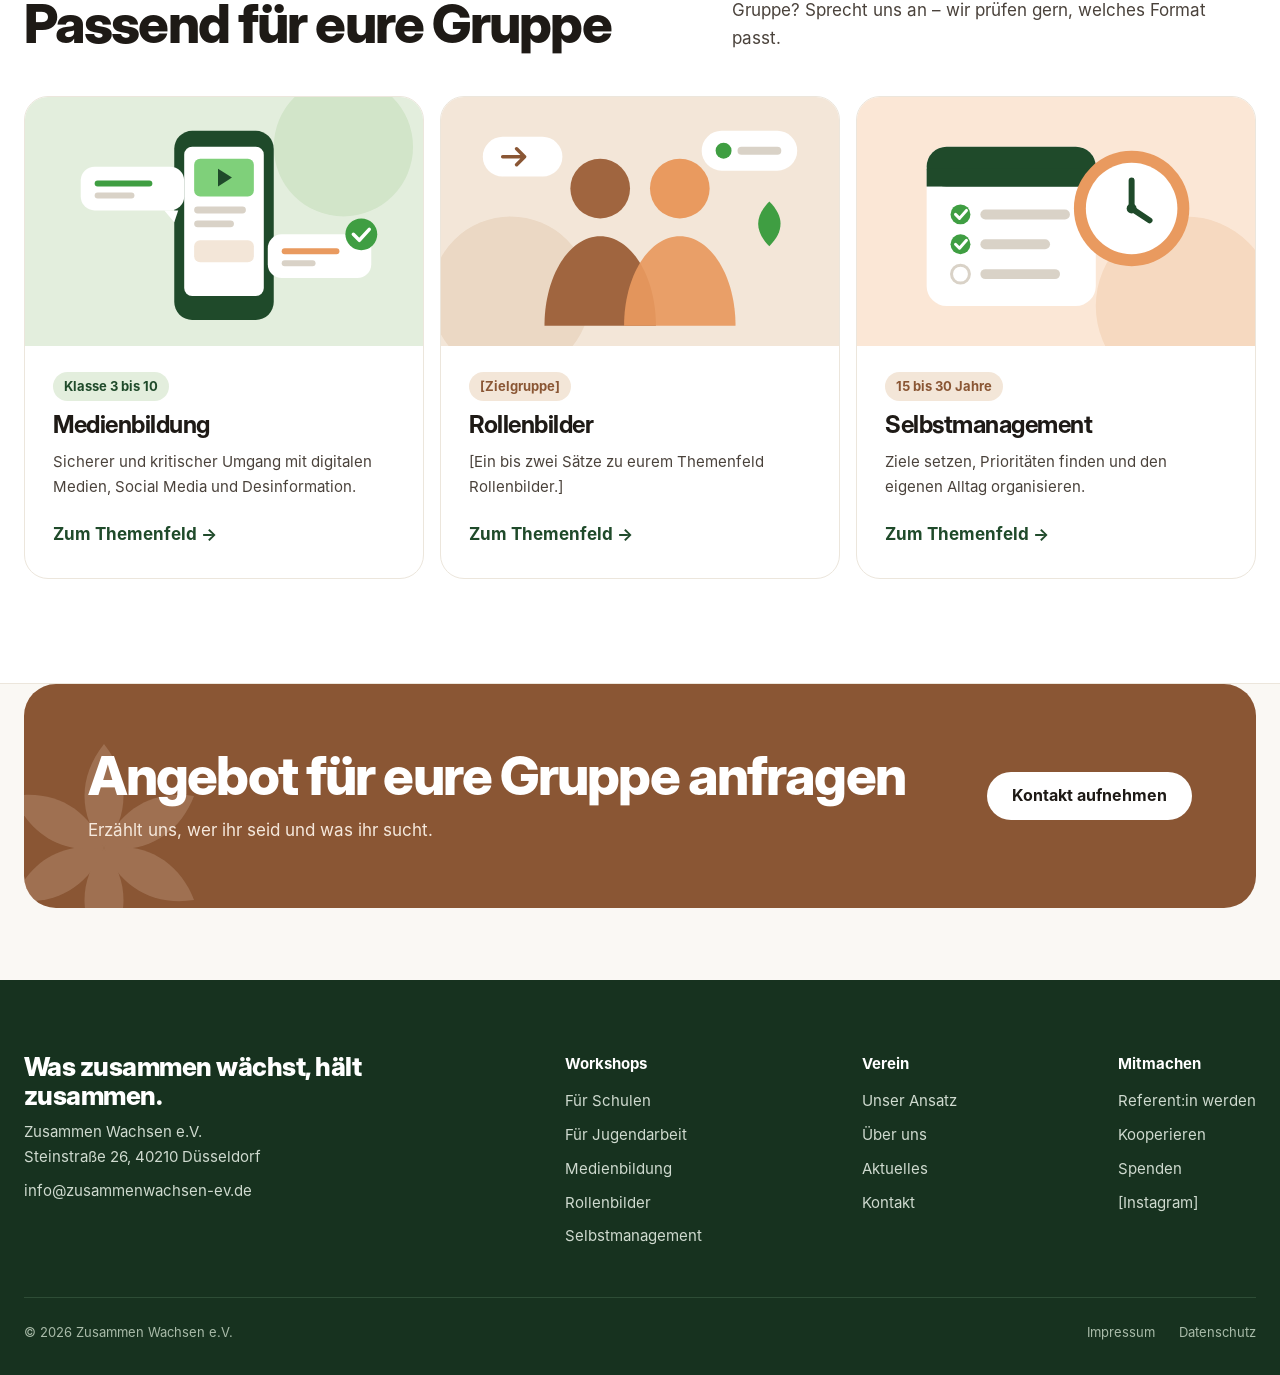
<file: Zusammen Wachsen Website/workshops-jugendarbeit.html>
<!doctype html>
<html lang="de">
<head>
<meta charset="utf-8">
<meta name="viewport" content="width=device-width, initial-scale=1">
<title>Angebote für Jugendarbeit & Gemeinden – Zusammen Wachsen e.V.</title>
<meta name="description" content="Workshops für Jugendgruppen, Gemeinden und junge Erwachsene – zum Beispiel zu Zeit- und Selbstmanagement.">
<meta property="og:title" content="Angebote für Jugendarbeit & Gemeinden – Zusammen Wachsen e.V.">
<meta property="og:description" content="Workshops für Jugendgruppen, Gemeinden und junge Erwachsene – zum Beispiel zu Zeit- und Selbstmanagement.">
<meta property="og:type" content="website">
<meta name="theme-color" content="#1F4A2A">
<link rel="icon" href="favicon.png">
<link rel="stylesheet" href="styles.css">
</head>
<body>
<a class="skip" href="#inhalt">Zum Inhalt springen</a>
<header class="site-header">
<div class="wrap nav">
<a class="brand" href="index.html"><img src="logo.png" alt="" width="36" height="46"><span><b>Zusammen Wachsen e.V.</b><span>Bildung · Begegnung · Orientierung</span></span></a>
<nav aria-label="Hauptnavigation"><ul class="menu"><li><a href="ansatz.html">Unser Ansatz</a></li><li><span tabindex="0">Workshops<svg width="14" height="14" viewBox="0 0 24 24" fill="none" stroke="currentColor" stroke-width="2.4" stroke-linecap="round" stroke-linejoin="round" aria-hidden="true"><path d="M6 9l6 6 6-6"/></svg></span><ul class="sub"><li><a href="workshops-schulen.html">Für Schulen<small>Klasse 3 bis Berufsschule</small></a></li><li><a href="workshops-jugendarbeit.html" aria-current="page">Für Jugendarbeit & Gemeinden<small>Gruppen und junge Erwachsene</small></a></li><li><a href="medienbildung.html">Medienbildung<small>Themenfeld</small></a></li><li><a href="rollenbilder.html">Rollenbilder<small>Themenfeld</small></a></li><li><a href="selbstmanagement.html">Selbstmanagement<small>Themenfeld</small></a></li></ul></li><li><span tabindex="0">Über uns<svg width="14" height="14" viewBox="0 0 24 24" fill="none" stroke="currentColor" stroke-width="2.4" stroke-linecap="round" stroke-linejoin="round" aria-hidden="true"><path d="M6 9l6 6 6-6"/></svg></span><ul class="sub"><li><a href="ueber-uns.html">Der Verein<small>Wer wir sind</small></a></li><li><a href="aktuelles.html">Aktuelles<small>Neuigkeiten und Projekte</small></a></li><li><a href="kontakt.html">Kontakt<small>So erreicht ihr uns</small></a></li></ul></li><li><a href="mitmachen.html">Mitmachen</a></li></ul></nav>
<div class="nav-cta"><a class="btn btn-outline" href="mitmachen.html#spenden">Spenden</a><a class="btn btn-primary" href="kontakt.html">Workshop anfragen</a></div>
<details class="mobile"><summary aria-label="Menü öffnen"><svg width="22" height="22" viewBox="0 0 24 24" fill="none" stroke="currentColor" stroke-width="2.2" stroke-linecap="round" aria-hidden="true"><path d="M4 7h16M4 12h16M4 17h16"/></svg></summary>
<div class="panel"><a href="index.html">Startseite</a><a href="ansatz.html">Unser Ansatz</a><div class="grp">Workshops</div><a href="workshops-schulen.html">Für Schulen</a><a href="workshops-jugendarbeit.html">Für Jugendarbeit & Gemeinden</a><a href="medienbildung.html">Medienbildung</a><a href="rollenbilder.html">Rollenbilder</a><a href="selbstmanagement.html">Selbstmanagement</a><div class="grp">Über uns</div><a href="ueber-uns.html">Der Verein</a><a href="aktuelles.html">Aktuelles</a><a href="kontakt.html">Kontakt</a><a href="mitmachen.html">Mitmachen</a><a class="btn btn-primary" href="kontakt.html">Workshop anfragen</a><a class="btn btn-outline" href="mitmachen.html#spenden">Spenden</a></div>
</details>
</div>
</header>
<main id="inhalt">
<section class="wrap page-hero">
<div class="inner">
<div class="txt">
<nav class="crumbs" aria-label="Brotkrümel"><a href="index.html">Start</a><span aria-hidden="true">/</span><span>Jugendarbeit &amp; Gemeinden</span></nav>
<span class="eyebrow">Workshops</span>
<h1 class="h1">Angebote für Jugendarbeit &amp; Gemeinden</h1>
<p class="lead">Auch außerhalb der Schule bringen wir Themen zu jungen Menschen – in Jugendeinrichtungen, Vereinen und Gemeinden, in euren Räumlichkeiten.</p>
<div class="row gap-12"><a class="btn btn-primary" href="kontakt.html">Angebot anfragen</a></div>
</div>
<div class="art" style="background:#FBE7D6"><svg viewBox="0 0 400 300" aria-hidden="true"><circle cx="90" cy="230" r="90" fill="#F6D9C0"/><circle cx="150" cy="120" r="28" fill="#1F4A2A"/><path d="M96 290c0-70 24-122 54-122s54 52 54 122z" fill="#1F4A2A"/><circle cx="250" cy="120" r="28" fill="#E99A5F"/><path d="M196 290c0-70 24-122 54-122s54 52 54 122z" fill="#E99A5F"/><circle cx="200" cy="96" r="24" fill="#8A5634"/><path d="M154 290c0-80 20-150 46-150s46 70 46 150z" fill="#8A5634"/><rect x="250" y="34" width="110" height="46" rx="23" fill="#fff"/><path d="M276 57h16M286 49l8 8-8 8" fill="none" stroke="#3F9E42" stroke-width="4" stroke-linecap="round" stroke-linejoin="round"/><rect x="304" y="52" width="38" height="10" rx="5" fill="#D9D2C7"/></svg></div>
</div>
</section><section class="wrap section">
<div class="head reveal"><div><span class="eyebrow">Im Fokus</span><h2 class="h2">86.400 Sekunden</h2></div><p class="muted" style="flex:1 1 360px">Zeit- und Selbstmanagement für Jugendliche und junge Erwachsene zwischen Schule, Ausbildung, Studium, Beruf, Familie und Ehrenamt.</p></div>
<div class="ws reveal"><div class="ws-top"><div class="stack gap-12"><p class="muted">Jungen Menschen fehlt selten die Motivation, sondern ein System, das alles zusammenbringt. Der Workshop verbindet eine persönliche Geschichte mit erprobten Methoden zum direkten Ausprobieren.</p><ul class="checks"><li>Ein eigenes Ziel formulieren und absichern</li><li>Aufgaben priorisieren</li><li>Einen realistischen Tagesplan erstellen</li><li>Zeitfresser erkennen und Fokus halten</li><li>Einen konkreten ersten Schritt festhalten</li></ul><a class="link" href="selbstmanagement.html">Alle Details zum Workshop →</a></div>
<dl class="facts"><div><dt>Zielgruppe</dt><dd>ca. 15–30 Jahre</dd></div><div><dt>Dauer</dt><dd>150 Min., auf 90 kürzbar</dd></div><div><dt>Gruppe</dt><dd>10–30 Personen</dd></div><div><dt>Ort</dt><dd>eure Räumlichkeiten</dd></div><div><dt>Offen für</dt><dd>Eltern und Interessierte</dd></div></dl></div></div>
</section>

<section class="section-white"><div class="wrap section">
<div class="head reveal"><div><span class="eyebrow">Weitere Themen</span><h2 class="h2">Passend für eure Gruppe</h2></div><p class="muted" style="flex:1 1 360px">Ihr sucht ein Angebot zu einem unserer Themenfelder für eure Gruppe? Sprecht uns an – wir prüfen gern, welches Format passt.</p></div>
<div class="grid reveal">
<a class="card" href="medienbildung.html"><div class="media" style="background:#E3EEDD"><svg viewBox="0 0 400 250" aria-hidden="true"><circle cx="320" cy="50" r="70" fill="#D2E5C9"/><rect x="150" y="34" width="100" height="190" rx="18" fill="#1F4A2A"/><rect x="160" y="50" width="80" height="150" rx="8" fill="#fff"/><rect x="170" y="62" width="60" height="38" rx="6" fill="#7FD07A"/><path d="M194 72l14 9-14 9z" fill="#1F4A2A"/><rect x="170" y="110" width="52" height="7" rx="3.5" fill="#D9D2C7"/><rect x="170" y="124" width="40" height="7" rx="3.5" fill="#D9D2C7"/><rect x="170" y="144" width="60" height="22" rx="6" fill="#F3E6D8"/><rect x="56" y="70" width="104" height="44" rx="14" fill="#fff"/><path d="M140 114l10 12 4-12z" fill="#fff"/><rect x="70" y="84" width="58" height="6" rx="3" fill="#3F9E42"/><rect x="70" y="96" width="40" height="6" rx="3" fill="#D9D2C7"/><rect x="244" y="138" width="104" height="44" rx="14" fill="#fff"/><rect x="258" y="152" width="58" height="6" rx="3" fill="#E99A5F"/><rect x="258" y="164" width="34" height="6" rx="3" fill="#D9D2C7"/><circle cx="338" cy="138" r="16" fill="#3F9E42"/><path d="M330 138l6 6 10-11" fill="none" stroke="#fff" stroke-width="3.5" stroke-linecap="round" stroke-linejoin="round"/></svg></div><div class="body"><span class="tag">Klasse 3 bis 10</span><h3 class="h3">Medienbildung</h3><p class="muted small">Sicherer und kritischer Umgang mit digitalen Medien, Social Media und Desinformation.</p><span class="more">Zum Themenfeld →</span></div></a>
<a class="card" href="rollenbilder.html"><div class="media" style="background:#F3E6D8"><svg viewBox="0 0 400 250" aria-hidden="true"><circle cx="70" cy="200" r="80" fill="#EBD8C4"/><circle cx="160" cy="92" r="30" fill="#A0653F"/><path d="M104 230c0-50 25-90 56-90s56 40 56 90z" fill="#A0653F"/><circle cx="240" cy="92" r="30" fill="#E99A5F"/><path d="M184 230c0-50 25-90 56-90s56 40 56 90z" fill="#E99A5F" opacity=".92"/><rect x="262" y="34" width="96" height="40" rx="20" fill="#fff"/><circle cx="284" cy="54" r="8" fill="#3F9E42"/><rect x="298" y="50" width="44" height="8" rx="4" fill="#D9D2C7"/><rect x="42" y="40" width="80" height="40" rx="20" fill="#fff"/><path d="M62 60h20M76 52l8 8-8 8" fill="none" stroke="#8A5634" stroke-width="3.5" stroke-linecap="round" stroke-linejoin="round"/><path d="M330 150c15-15 15-30 0-45-15 15-15 30 0 45z" fill="#3F9E42"/></svg></div><div class="body"><span class="tag brown">[Zielgruppe]</span><h3 class="h3">Rollenbilder</h3><p class="muted small">[Ein bis zwei Sätze zu eurem Themenfeld Rollenbilder.]</p><span class="more">Zum Themenfeld →</span></div></a>
<a class="card" href="selbstmanagement.html"><div class="media" style="background:#FBE7D6"><svg viewBox="0 0 400 250" aria-hidden="true"><circle cx="330" cy="210" r="90" fill="#F6D9C0"/><rect x="70" y="50" width="170" height="160" rx="20" fill="#fff"/><rect x="70" y="50" width="170" height="40" rx="20" fill="#1F4A2A"/><rect x="70" y="72" width="170" height="18" fill="#1F4A2A"/><circle cx="104" cy="118" r="10" fill="#3F9E42"/><path d="M99 118l4 4 7-8" fill="none" stroke="#fff" stroke-width="3" stroke-linecap="round" stroke-linejoin="round"/><rect x="124" y="113" width="90" height="10" rx="5" fill="#D9D2C7"/><circle cx="104" cy="148" r="10" fill="#3F9E42"/><path d="M99 148l4 4 7-8" fill="none" stroke="#fff" stroke-width="3" stroke-linecap="round" stroke-linejoin="round"/><rect x="124" y="143" width="70" height="10" rx="5" fill="#D9D2C7"/><circle cx="104" cy="178" r="9" fill="none" stroke="#D9D2C7" stroke-width="3"/><rect x="124" y="173" width="80" height="10" rx="5" fill="#D9D2C7"/><circle cx="276" cy="112" r="58" fill="#E99A5F"/><circle cx="276" cy="112" r="46" fill="#fff"/><path d="M276 84v28l18 12" fill="none" stroke="#1F4A2A" stroke-width="6" stroke-linecap="round" stroke-linejoin="round"/><circle cx="276" cy="112" r="5" fill="#1F4A2A"/></svg></div><div class="body"><span class="tag brown">15 bis 30 Jahre</span><h3 class="h3">Selbstmanagement</h3><p class="muted small">Ziele setzen, Prioritäten finden und den eigenen Alltag organisieren.</p><span class="more">Zum Themenfeld →</span></div></a>
</div>
</div></section>
<section class="wrap section-sm" style="padding-top:0"><div class="cta reveal"><svg viewBox="0 0 200 200" style="position:absolute;left:-50px;bottom:-70px;width:260px;height:260px;opacity:.18" aria-hidden="true"><g fill="#FBE7D6"><path d="M100 20C120 45 120 75 100 100 80 75 80 45 100 20z" transform="rotate(0 100 100)"/><path d="M100 20C120 45 120 75 100 100 80 75 80 45 100 20z" transform="rotate(60 100 100)"/><path d="M100 20C120 45 120 75 100 100 80 75 80 45 100 20z" transform="rotate(120 100 100)"/><path d="M100 20C120 45 120 75 100 100 80 75 80 45 100 20z" transform="rotate(180 100 100)"/><path d="M100 20C120 45 120 75 100 100 80 75 80 45 100 20z" transform="rotate(240 100 100)"/><path d="M100 20C120 45 120 75 100 100 80 75 80 45 100 20z" transform="rotate(300 100 100)"/></g></svg><div class="stack gap-12" style="flex:1 1 460px;min-width:0"><h2 class="h2">Angebot für eure Gruppe anfragen</h2><p>Erzählt uns, wer ihr seid und was ihr sucht.</p></div><a class="btn btn-light" href="kontakt.html">Kontakt aufnehmen</a></div></section>
</main>
<footer class="site-footer">
<div class="wrap">
<div class="f-top">
<div class="f-col" style="flex:1 1 280px;max-width:380px"><span class="f-claim">Was zusammen wächst, hält zusammen.</span><span>Zusammen Wachsen e.V.<br>Steinstraße 26, 40210 Düsseldorf</span><a href="mailto:info@zusammenwachsen-ev.de">info@zusammenwachsen-ev.de</a></div>
<div class="f-col"><b>Workshops</b><a href="workshops-schulen.html">Für Schulen</a><a href="workshops-jugendarbeit.html">Für Jugendarbeit</a><a href="medienbildung.html">Medienbildung</a><a href="rollenbilder.html">Rollenbilder</a><a href="selbstmanagement.html">Selbstmanagement</a></div>
<div class="f-col"><b>Verein</b><a href="ansatz.html">Unser Ansatz</a><a href="ueber-uns.html">Über uns</a><a href="aktuelles.html">Aktuelles</a><a href="kontakt.html">Kontakt</a></div>
<div class="f-col"><b>Mitmachen</b><a href="mitmachen.html#referentin">Referent:in werden</a><a href="mitmachen.html#kooperation">Kooperieren</a><a href="mitmachen.html#spenden">Spenden</a><a href="#">[Instagram]</a></div>
</div>
<div class="f-bottom"><span>© 2026 Zusammen Wachsen e.V.</span><span style="display:flex;gap:24px"><a href="impressum.html">Impressum</a><a href="datenschutz.html">Datenschutz</a></span></div>
</div>
</footer>
</body>
</html>
</file>
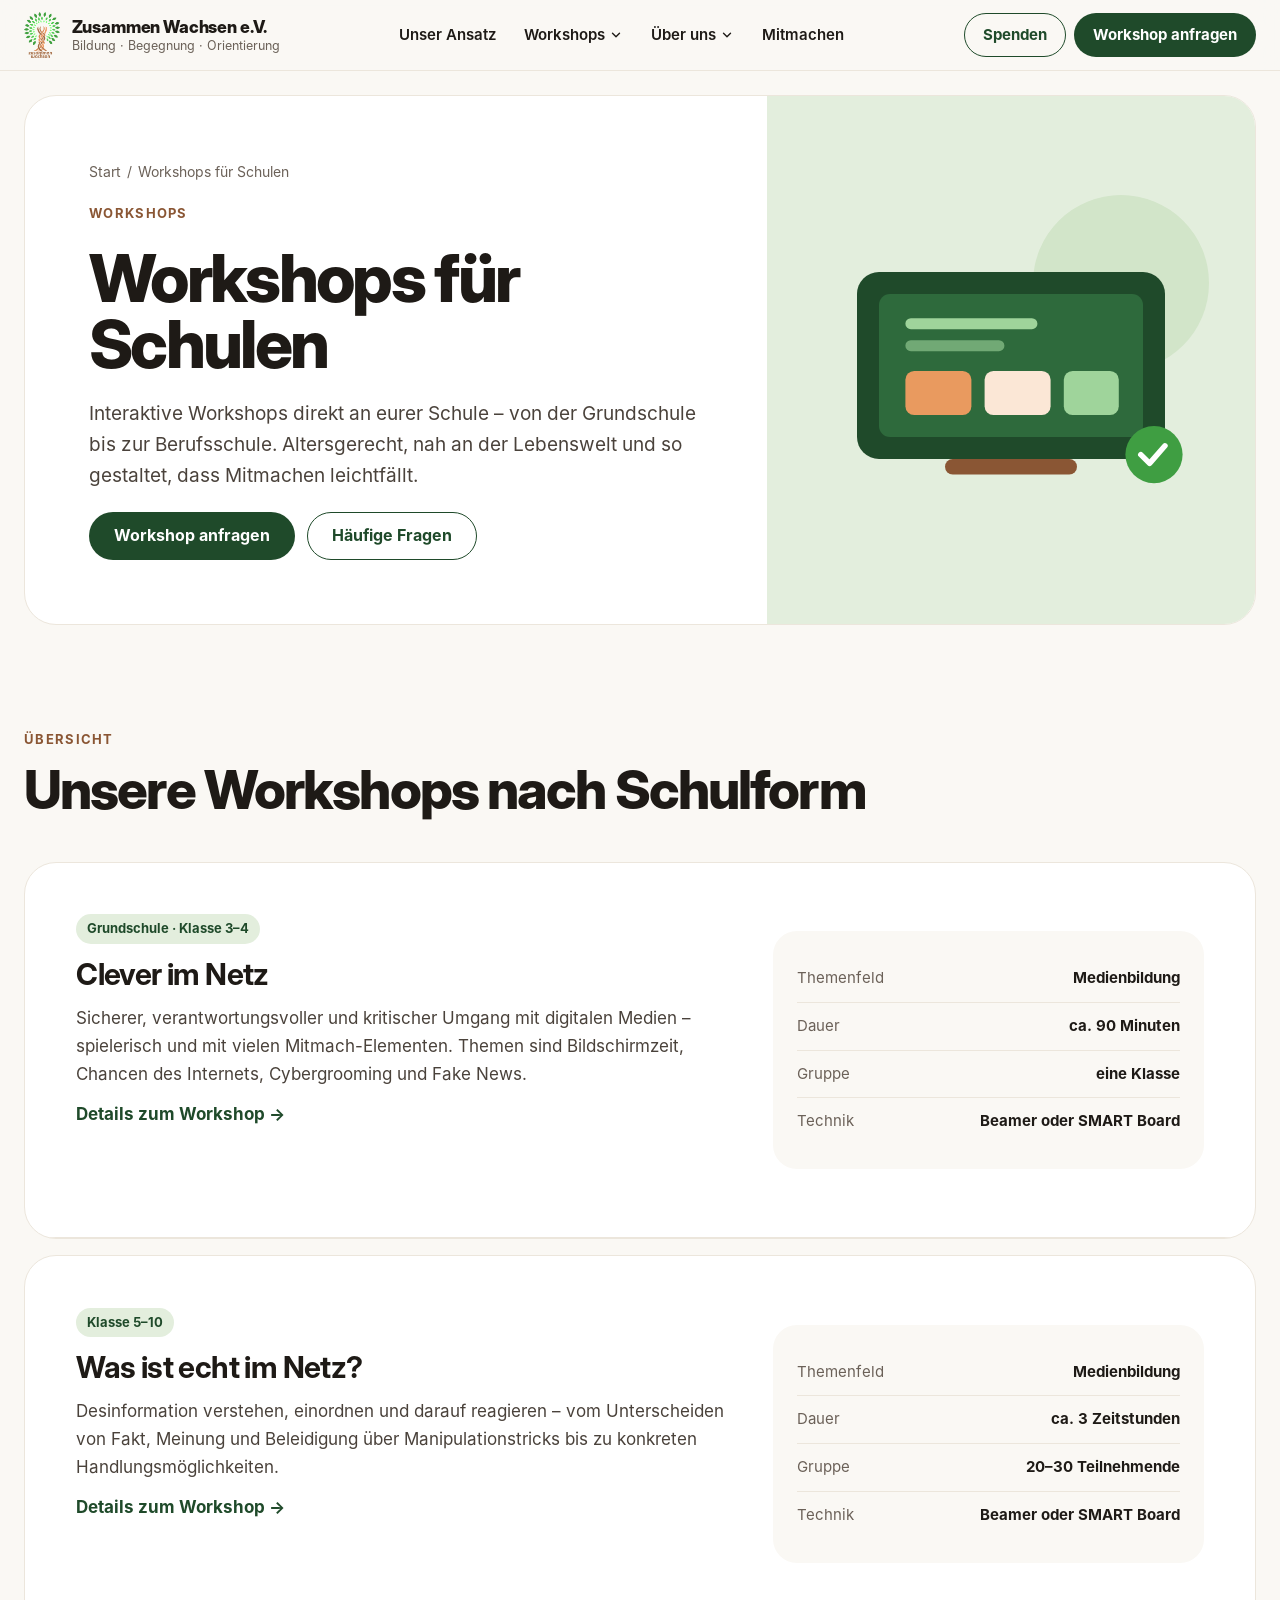
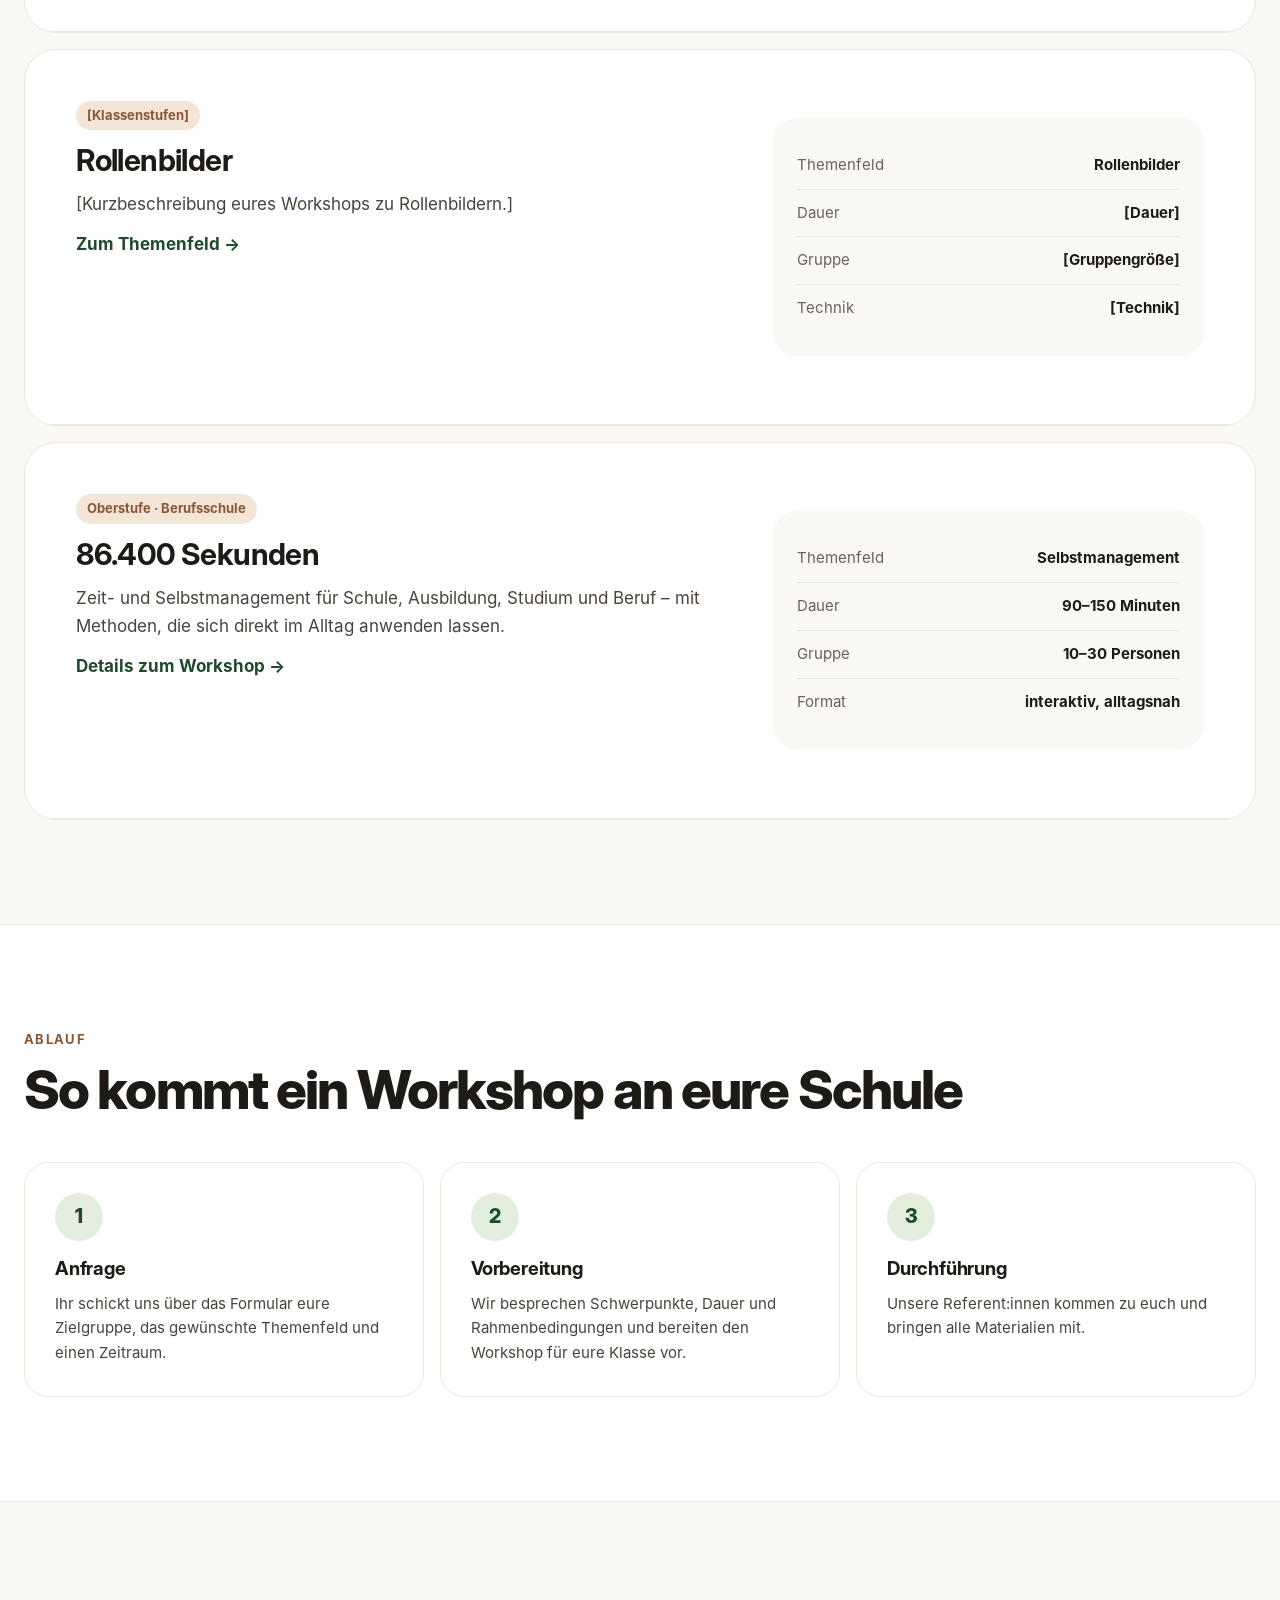
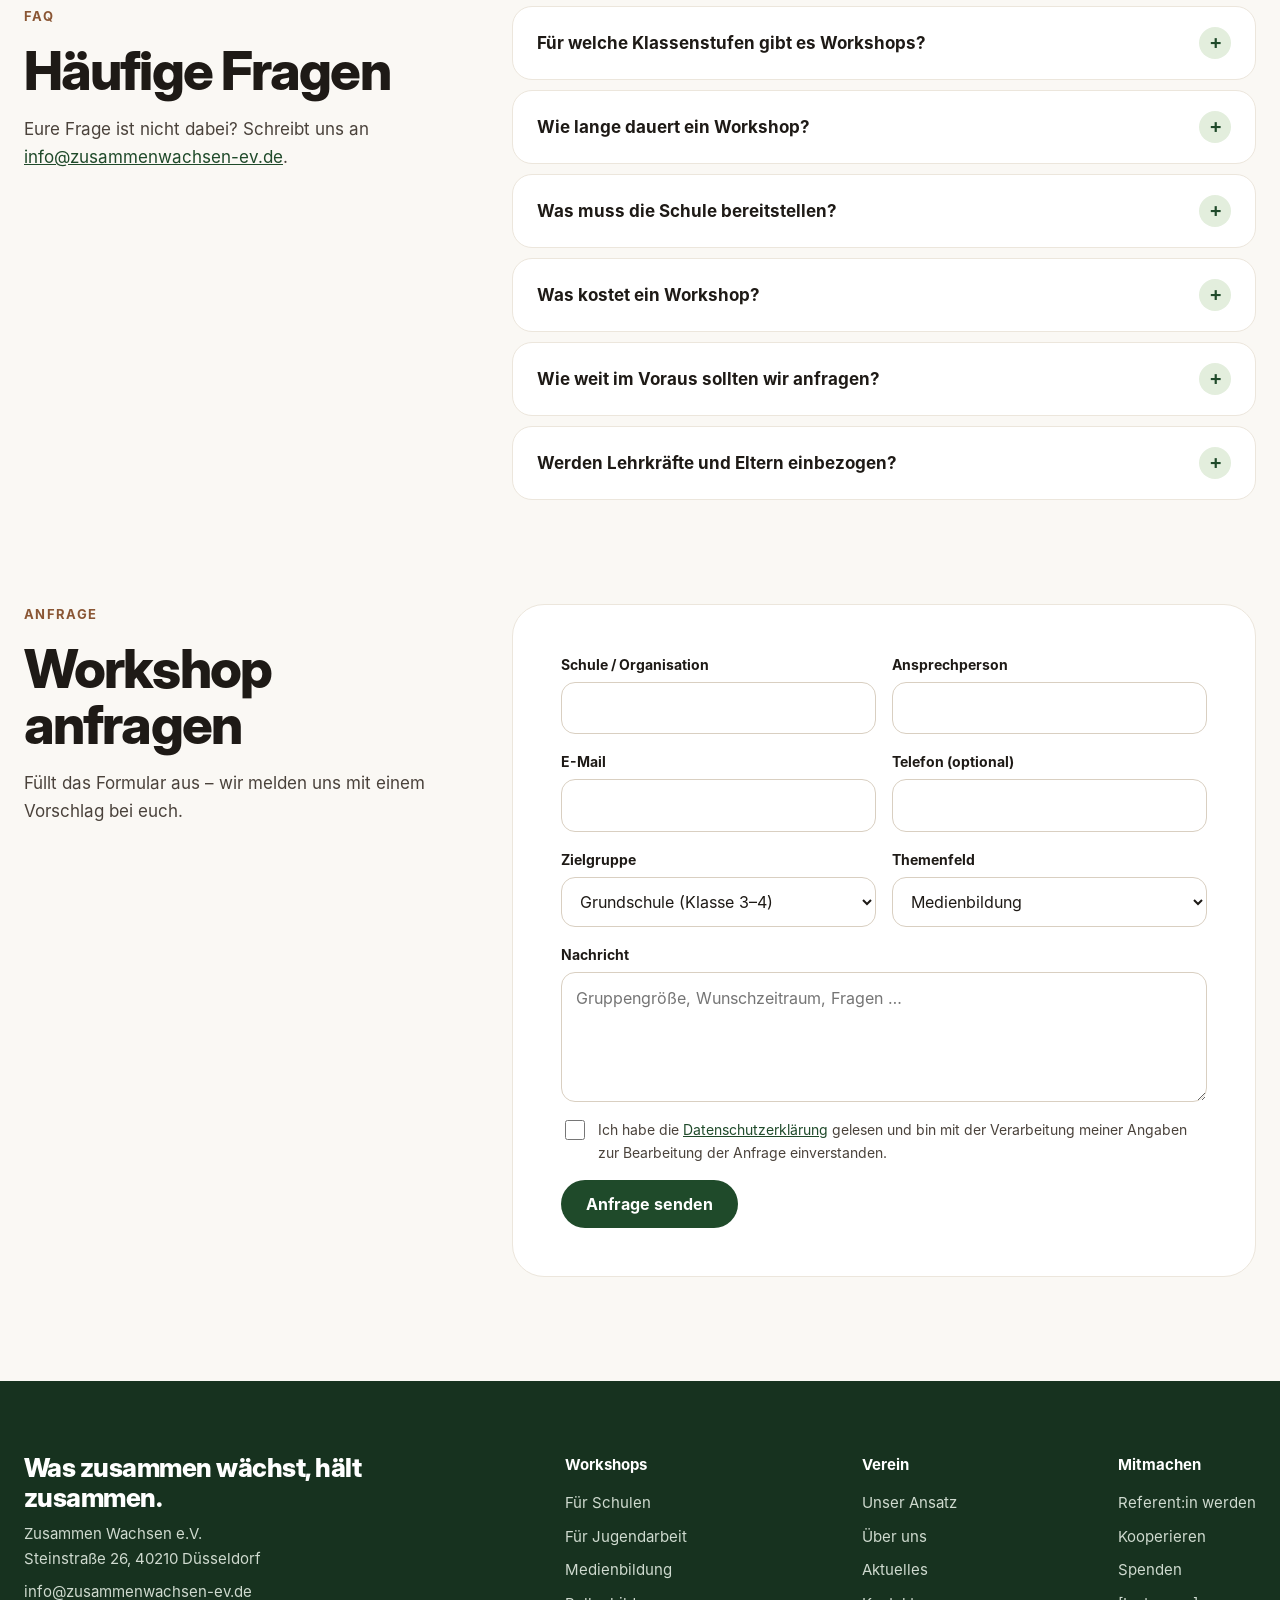
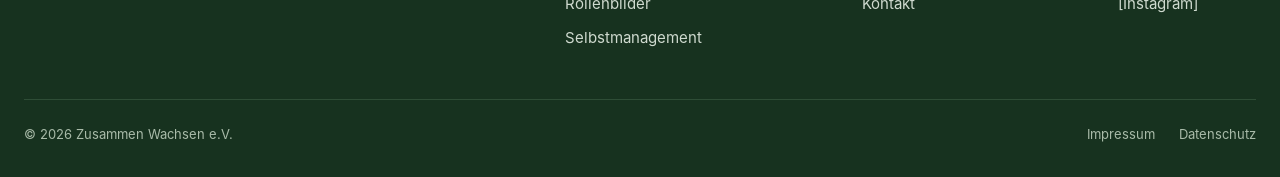
<file: Zusammen Wachsen Website/workshops-schulen.html>
<!doctype html>
<html lang="de">
<head>
<meta charset="utf-8">
<meta name="viewport" content="width=device-width, initial-scale=1">
<title>Workshops für Schulen – Zusammen Wachsen e.V.</title>
<meta name="description" content="Workshops für Grundschulen, weiterführende und berufsbildende Schulen zu Medienbildung, Rollenbildern und Selbstmanagement.">
<meta property="og:title" content="Workshops für Schulen – Zusammen Wachsen e.V.">
<meta property="og:description" content="Workshops für Grundschulen, weiterführende und berufsbildende Schulen zu Medienbildung, Rollenbildern und Selbstmanagement.">
<meta property="og:type" content="website">
<meta name="theme-color" content="#1F4A2A">
<link rel="icon" href="favicon.png">
<link rel="stylesheet" href="styles.css">
</head>
<body>
<a class="skip" href="#inhalt">Zum Inhalt springen</a>
<header class="site-header">
<div class="wrap nav">
<a class="brand" href="index.html"><img src="logo.png" alt="" width="36" height="46"><span><b>Zusammen Wachsen e.V.</b><span>Bildung · Begegnung · Orientierung</span></span></a>
<nav aria-label="Hauptnavigation"><ul class="menu"><li><a href="ansatz.html">Unser Ansatz</a></li><li><span tabindex="0">Workshops<svg width="14" height="14" viewBox="0 0 24 24" fill="none" stroke="currentColor" stroke-width="2.4" stroke-linecap="round" stroke-linejoin="round" aria-hidden="true"><path d="M6 9l6 6 6-6"/></svg></span><ul class="sub"><li><a href="workshops-schulen.html" aria-current="page">Für Schulen<small>Klasse 3 bis Berufsschule</small></a></li><li><a href="workshops-jugendarbeit.html">Für Jugendarbeit & Gemeinden<small>Gruppen und junge Erwachsene</small></a></li><li><a href="medienbildung.html">Medienbildung<small>Themenfeld</small></a></li><li><a href="rollenbilder.html">Rollenbilder<small>Themenfeld</small></a></li><li><a href="selbstmanagement.html">Selbstmanagement<small>Themenfeld</small></a></li></ul></li><li><span tabindex="0">Über uns<svg width="14" height="14" viewBox="0 0 24 24" fill="none" stroke="currentColor" stroke-width="2.4" stroke-linecap="round" stroke-linejoin="round" aria-hidden="true"><path d="M6 9l6 6 6-6"/></svg></span><ul class="sub"><li><a href="ueber-uns.html">Der Verein<small>Wer wir sind</small></a></li><li><a href="aktuelles.html">Aktuelles<small>Neuigkeiten und Projekte</small></a></li><li><a href="kontakt.html">Kontakt<small>So erreicht ihr uns</small></a></li></ul></li><li><a href="mitmachen.html">Mitmachen</a></li></ul></nav>
<div class="nav-cta"><a class="btn btn-outline" href="mitmachen.html#spenden">Spenden</a><a class="btn btn-primary" href="kontakt.html">Workshop anfragen</a></div>
<details class="mobile"><summary aria-label="Menü öffnen"><svg width="22" height="22" viewBox="0 0 24 24" fill="none" stroke="currentColor" stroke-width="2.2" stroke-linecap="round" aria-hidden="true"><path d="M4 7h16M4 12h16M4 17h16"/></svg></summary>
<div class="panel"><a href="index.html">Startseite</a><a href="ansatz.html">Unser Ansatz</a><div class="grp">Workshops</div><a href="workshops-schulen.html">Für Schulen</a><a href="workshops-jugendarbeit.html">Für Jugendarbeit & Gemeinden</a><a href="medienbildung.html">Medienbildung</a><a href="rollenbilder.html">Rollenbilder</a><a href="selbstmanagement.html">Selbstmanagement</a><div class="grp">Über uns</div><a href="ueber-uns.html">Der Verein</a><a href="aktuelles.html">Aktuelles</a><a href="kontakt.html">Kontakt</a><a href="mitmachen.html">Mitmachen</a><a class="btn btn-primary" href="kontakt.html">Workshop anfragen</a><a class="btn btn-outline" href="mitmachen.html#spenden">Spenden</a></div>
</details>
</div>
</header>
<main id="inhalt">
<section class="wrap page-hero">
<div class="inner">
<div class="txt">
<nav class="crumbs" aria-label="Brotkrümel"><a href="index.html">Start</a><span aria-hidden="true">/</span><span>Workshops für Schulen</span></nav>
<span class="eyebrow">Workshops</span>
<h1 class="h1">Workshops für Schulen</h1>
<p class="lead">Interaktive Workshops direkt an eurer Schule – von der Grundschule bis zur Berufsschule. Altersgerecht, nah an der Lebenswelt und so gestaltet, dass Mitmachen leichtfällt.</p>
<div class="row gap-12"><a class="btn btn-primary" href="#anfrage">Workshop anfragen</a><a class="btn btn-outline" href="#faq">Häufige Fragen</a></div>
</div>
<div class="art" style="background:#E3EEDD"><svg viewBox="0 0 400 300" aria-hidden="true"><circle cx="300" cy="80" r="80" fill="#D2E5C9"/><rect x="60" y="70" width="280" height="170" rx="20" fill="#1F4A2A"/><rect x="80" y="90" width="240" height="130" rx="10" fill="#2E6A3C"/><rect x="104" y="112" width="120" height="10" rx="5" fill="#9FD49B"/><rect x="104" y="132" width="90" height="10" rx="5" fill="#9FD49B" opacity=".6"/><rect x="104" y="160" width="60" height="40" rx="8" fill="#E99A5F"/><rect x="176" y="160" width="60" height="40" rx="8" fill="#FBE7D6"/><rect x="248" y="160" width="50" height="40" rx="8" fill="#9FD49B"/><rect x="140" y="240" width="120" height="14" rx="7" fill="#8A5634"/><circle cx="330" cy="236" r="26" fill="#3F9E42"/><path d="M318 236l8 8 14-16" fill="none" stroke="#fff" stroke-width="5" stroke-linecap="round" stroke-linejoin="round"/></svg></div>
</div>
</section><section class="wrap section">
<div class="head reveal"><div><span class="eyebrow">Übersicht</span><h2 class="h2">Unsere Workshops nach Schulform</h2></div></div>
<div class="stack gap-16">
<div id="grundschule" class="ws reveal"><div class="ws-top"><div class="stack gap-12"><span class="tag">Grundschule · Klasse 3–4</span><h3 class="h3" style="font-size:30px">Clever im Netz</h3><p class="muted">Sicherer, verantwortungsvoller und kritischer Umgang mit digitalen Medien – spielerisch und mit vielen Mitmach-Elementen. Themen sind Bildschirmzeit, Chancen des Internets, Cybergrooming und Fake News.</p><a class="link" href="medienbildung.html#clever-im-netz">Details zum Workshop →</a></div>
<dl class="facts"><div><dt>Themenfeld</dt><dd>Medienbildung</dd></div><div><dt>Dauer</dt><dd>ca. 90 Minuten</dd></div><div><dt>Gruppe</dt><dd>eine Klasse</dd></div><div><dt>Technik</dt><dd>Beamer oder SMART Board</dd></div></dl></div></div>
<div id="sekundarstufe" class="ws reveal"><div class="ws-top"><div class="stack gap-12"><span class="tag">Klasse 5–10</span><h3 class="h3" style="font-size:30px">Was ist echt im Netz?</h3><p class="muted">Desinformation verstehen, einordnen und darauf reagieren – vom Unterscheiden von Fakt, Meinung und Beleidigung über Manipulationstricks bis zu konkreten Handlungsmöglichkeiten.</p><a class="link" href="medienbildung.html#was-ist-echt">Details zum Workshop →</a></div>
<dl class="facts"><div><dt>Themenfeld</dt><dd>Medienbildung</dd></div><div><dt>Dauer</dt><dd>ca. 3 Zeitstunden</dd></div><div><dt>Gruppe</dt><dd>20–30 Teilnehmende</dd></div><div><dt>Technik</dt><dd>Beamer oder SMART Board</dd></div></dl></div></div>
<div class="ws reveal"><div class="ws-top"><div class="stack gap-12"><span class="tag brown">[Klassenstufen]</span><h3 class="h3" style="font-size:30px">Rollenbilder</h3><p class="muted">[Kurzbeschreibung eures Workshops zu Rollenbildern.]</p><a class="link" href="rollenbilder.html">Zum Themenfeld →</a></div>
<dl class="facts"><div><dt>Themenfeld</dt><dd>Rollenbilder</dd></div><div><dt>Dauer</dt><dd>[Dauer]</dd></div><div><dt>Gruppe</dt><dd>[Gruppengröße]</dd></div><div><dt>Technik</dt><dd>[Technik]</dd></div></dl></div></div>
<div id="berufsschule" class="ws reveal"><div class="ws-top"><div class="stack gap-12"><span class="tag brown">Oberstufe · Berufsschule</span><h3 class="h3" style="font-size:30px">86.400 Sekunden</h3><p class="muted">Zeit- und Selbstmanagement für Schule, Ausbildung, Studium und Beruf – mit Methoden, die sich direkt im Alltag anwenden lassen.</p><a class="link" href="selbstmanagement.html">Details zum Workshop →</a></div>
<dl class="facts"><div><dt>Themenfeld</dt><dd>Selbstmanagement</dd></div><div><dt>Dauer</dt><dd>90–150 Minuten</dd></div><div><dt>Gruppe</dt><dd>10–30 Personen</dd></div><div><dt>Format</dt><dd>interaktiv, alltagsnah</dd></div></dl></div></div>
</div></section>

<section class="section-white"><div class="wrap section">
<div class="head reveal"><div><span class="eyebrow">Ablauf</span><h2 class="h2">So kommt ein Workshop an eure Schule</h2></div></div>
<ol class="steps reveal">
<li><h3 class="h4">Anfrage</h3><p class="muted small">Ihr schickt uns über das Formular eure Zielgruppe, das gewünschte Themenfeld und einen Zeitraum.</p></li>
<li><h3 class="h4">Vorbereitung</h3><p class="muted small">Wir besprechen Schwerpunkte, Dauer und Rahmenbedingungen und bereiten den Workshop für eure Klasse vor.</p></li>
<li><h3 class="h4">Durchführung</h3><p class="muted small">Unsere Referent:innen kommen zu euch und bringen alle Materialien mit.</p></li>
</ol>
</div></section>

<section id="faq" class="wrap section split">
<div class="stack gap-16 reveal" style="flex:1 1 320px"><span class="eyebrow">FAQ</span><h2 class="h2">Häufige Fragen</h2><p class="muted">Eure Frage ist nicht dabei? Schreibt uns an <a href="mailto:info@zusammenwachsen-ev.de">info@zusammenwachsen-ev.de</a>.</p></div>
<div class="reveal" style="flex:2 1 520px"><div class="faq"><details><summary>Für welche Klassenstufen gibt es Workshops?</summary><p>Wir bieten Workshops für Grundschulen ab Klasse 3, für weiterführende Schulen bis zur Oberstufe sowie für berufsbildende Schulen an.</p></details><details><summary>Wie lange dauert ein Workshop?</summary><p>Je nach Format zwischen 90 Minuten und etwa 3 Zeitstunden. Dauer und Ablauf passen wir an Schule und Klasse an.</p></details><details><summary>Was muss die Schule bereitstellen?</summary><p>Einen Klassenraum mit Platz für Sitzkreis und Gruppenarbeit sowie einen Beamer oder ein SMART Board mit Internetzugang. Alle weiteren Materialien bringen wir mit.</p></details><details><summary>Was kostet ein Workshop?</summary><p>[Eure Angaben zu Kosten, Honorar oder Fördermöglichkeiten.]</p></details><details><summary>Wie weit im Voraus sollten wir anfragen?</summary><p>[Eure Vorlaufzeit, z. B. „mindestens vier Wochen vor dem Wunschtermin“.]</p></details><details><summary>Werden Lehrkräfte und Eltern einbezogen?</summary><p>Beim Grundschul-Workshop „Clever im Netz“ erhalten Lehrkräfte und Eltern eine Übersicht der Inhalte, damit sie die Kinder im Alltag begleiten können.</p></details></div></div>
</section>

<section id="anfrage" class="wrap section" style="padding-top:0"><div class="split reveal">
<div class="stack gap-16" style="flex:1 1 320px"><span class="eyebrow">Anfrage</span><h2 class="h2">Workshop anfragen</h2><p class="muted">Füllt das Formular aus – wir melden uns mit einem Vorschlag bei euch.</p></div>
<div class="form-box" style="flex:2 1 520px"><form class="form" name="anfrage" method="POST" action="danke.html" data-netlify="true" netlify-honeypot="bot-field">
<input type="hidden" name="form-name" value="anfrage">
<p class="hidden"><label>Nicht ausfüllen: <input name="bot-field"></label></p>
<label>Schule / Organisation<input type="text" name="organisation" required autocomplete="organization"></label>
<label>Ansprechperson<input type="text" name="name" required autocomplete="name"></label>
<label>E-Mail<input type="email" name="email" required autocomplete="email"></label>
<label>Telefon (optional)<input type="tel" name="telefon" autocomplete="tel"></label>
<label>Zielgruppe<select name="zielgruppe"><option>Grundschule (Klasse 3–4)</option><option>Klasse 5–10</option><option>Oberstufe</option><option>Berufsbildende Schule</option><option>Jugendgruppe / Gemeinde</option><option>Andere</option></select></label>
<label>Themenfeld<select name="thema"><option>Medienbildung</option><option>Rollenbilder</option><option>Selbstmanagement</option><option>Noch offen</option></select></label>
<label class="full">Nachricht<textarea name="nachricht" placeholder="Gruppengröße, Wunschzeitraum, Fragen …"></textarea></label>
<label class="check full"><input type="checkbox" name="datenschutz" required><span>Ich habe die <a href="datenschutz.html">Datenschutzerklärung</a> gelesen und bin mit der Verarbeitung meiner Angaben zur Bearbeitung der Anfrage einverstanden.</span></label>
<div class="full"><button class="btn btn-primary" type="submit">Anfrage senden</button></div>
</form></div>
</div></section>
</main>
<footer class="site-footer">
<div class="wrap">
<div class="f-top">
<div class="f-col" style="flex:1 1 280px;max-width:380px"><span class="f-claim">Was zusammen wächst, hält zusammen.</span><span>Zusammen Wachsen e.V.<br>Steinstraße 26, 40210 Düsseldorf</span><a href="mailto:info@zusammenwachsen-ev.de">info@zusammenwachsen-ev.de</a></div>
<div class="f-col"><b>Workshops</b><a href="workshops-schulen.html">Für Schulen</a><a href="workshops-jugendarbeit.html">Für Jugendarbeit</a><a href="medienbildung.html">Medienbildung</a><a href="rollenbilder.html">Rollenbilder</a><a href="selbstmanagement.html">Selbstmanagement</a></div>
<div class="f-col"><b>Verein</b><a href="ansatz.html">Unser Ansatz</a><a href="ueber-uns.html">Über uns</a><a href="aktuelles.html">Aktuelles</a><a href="kontakt.html">Kontakt</a></div>
<div class="f-col"><b>Mitmachen</b><a href="mitmachen.html#referentin">Referent:in werden</a><a href="mitmachen.html#kooperation">Kooperieren</a><a href="mitmachen.html#spenden">Spenden</a><a href="#">[Instagram]</a></div>
</div>
<div class="f-bottom"><span>© 2026 Zusammen Wachsen e.V.</span><span style="display:flex;gap:24px"><a href="impressum.html">Impressum</a><a href="datenschutz.html">Datenschutz</a></span></div>
</div>
</footer>
</body>
</html>
</file>
<file: Zusammen Wachsen Website/styles.css>
/* Zusammen Wachsen e.V. – Stylesheet */
@font-face{font-family:"Inter";src:url("fonts/Inter-Regular.woff") format("woff");font-weight:400;font-display:swap}
@font-face{font-family:"Inter";src:url("fonts/Inter-SemiBold.woff") format("woff");font-weight:600;font-display:swap}
@font-face{font-family:"Inter";src:url("fonts/Inter-Bold.woff") format("woff");font-weight:700;font-display:swap}
@font-face{font-family:"Inter Display";src:url("fonts/InterDisplay-Bold.woff") format("woff");font-weight:700;font-display:swap}
@font-face{font-family:"Inter Display";src:url("fonts/InterDisplay-ExtraBold.woff") format("woff");font-weight:800;font-display:swap}

:root{
  --green:#1F4A2A;--green-2:#275C34;--green-3:#3D7049;--leaf:#3F9E42;--leaf-light:#9FD49B;
  --brown:#8A5634;--orange:#E99A5F;--orange-ink:#B8622E;
  --ink:#1E1A16;--ink-2:#4A423B;--ink-3:#6B6158;
  --bg:#FAF8F4;--white:#FFFFFF;--line:#ECE6DC;
  --tint-green:#E3EEDD;--tint-brown:#F3E6D8;--tint-orange:#FBE7D6;
  --r-lg:32px;--r-md:24px;--r-sm:16px;
}
*{box-sizing:border-box}
html{scroll-behavior:smooth;-webkit-text-size-adjust:100%}
body{margin:0;background:var(--bg);color:var(--ink);font-family:"Inter",system-ui,-apple-system,"Segoe UI",sans-serif;font-size:17px;line-height:1.65;overflow-x:clip}
img,svg{max-width:100%}
a{color:var(--green)}a:hover{color:var(--brown)}
a:focus-visible,button:focus-visible,summary:focus-visible,input:focus-visible,select:focus-visible,textarea:focus-visible{outline:3px solid var(--leaf);outline-offset:3px}
h1,h2,h3{font-family:"Inter Display","Inter",system-ui,sans-serif;margin:0;color:inherit}
p{margin:0}
[id]{scroll-margin-top:96px}
.skip{position:absolute;left:-9999px}.skip:focus{left:16px;top:16px;z-index:100;background:#fff;padding:10px 16px;border-radius:8px}
.sr{position:absolute;width:1px;height:1px;overflow:hidden;clip:rect(0 0 0 0)}

.wrap{max-width:1280px;margin:0 auto;padding:0 24px}
.stack{display:flex;flex-direction:column}
.gap-8{gap:8px}.gap-12{gap:12px}.gap-16{gap:16px}.gap-20{gap:20px}.gap-24{gap:24px}.gap-32{gap:32px}.gap-48{gap:48px}
.row{display:flex;flex-wrap:wrap}
.between{justify-content:space-between}.aend{align-items:flex-end}.acenter{align-items:center}

/* Typo */
.eyebrow{font-size:13px;font-weight:700;letter-spacing:.1em;text-transform:uppercase;color:var(--brown)}
.eyebrow.light{color:var(--leaf-light)}
.display{font-weight:800;font-size:clamp(42px,6vw,84px);line-height:.98;letter-spacing:-.045em;color:var(--green)}
.h1{font-weight:800;font-size:clamp(38px,5.2vw,68px);line-height:1;letter-spacing:-.04em}
.h2{font-weight:800;font-size:clamp(32px,4.2vw,54px);line-height:1.04;letter-spacing:-.035em}
.h3{font-weight:700;font-size:24px;line-height:1.2;letter-spacing:-.02em}
.h4{font-weight:700;font-size:19px;line-height:1.3;letter-spacing:-.01em}
.lead{font-size:19px;color:var(--ink-2);max-width:620px}
.muted{color:var(--ink-2)}.small{font-size:15px}.xs{font-size:13px}
.prose{max-width:760px;display:flex;flex-direction:column;gap:16px;color:var(--ink-2)}
.prose h2{color:var(--ink);font-size:26px;letter-spacing:-.02em;margin-top:20px}
.prose h3{color:var(--ink);font-size:20px;margin-top:8px}
.prose ul{margin:0;padding-left:22px}

/* Buttons */
.btn{display:inline-flex;align-items:center;justify-content:center;gap:8px;min-height:48px;padding:13px 24px;border-radius:999px;font-weight:700;font-size:16px;text-decoration:none;border:1.5px solid transparent;cursor:pointer;font-family:inherit;line-height:1.2}
.btn-primary{background:var(--green);color:#fff}.btn-primary:hover{background:var(--green-2);color:#fff}
.btn-outline{border-color:var(--green);color:var(--green);background:transparent}.btn-outline:hover{background:var(--green);color:#fff}
.btn-light{background:#fff;color:var(--ink)}.btn-light:hover{background:var(--tint-green);color:var(--ink)}
.link{font-weight:700;text-decoration:none;color:var(--green)}.link:hover{color:var(--brown)}

/* Header */
.site-header{position:sticky;top:0;z-index:50;background:rgba(250,248,244,.86);backdrop-filter:blur(14px);-webkit-backdrop-filter:blur(14px);border-bottom:1px solid var(--line)}
.nav{display:flex;align-items:center;justify-content:space-between;gap:16px;padding-top:12px;padding-bottom:12px}
.brand{display:flex;align-items:center;gap:12px;text-decoration:none;color:var(--ink)}
.brand img{height:46px;width:auto}
.brand b{display:block;font-family:"Inter Display","Inter",sans-serif;font-weight:800;font-size:17px;letter-spacing:-.01em;line-height:1.2}
.brand span span{display:block;font-size:12.5px;color:var(--ink-3);line-height:1.2}
.menu{display:flex;align-items:center;gap:2px;list-style:none;margin:0;padding:0}
.menu>li{position:relative}
.menu>li>a,.menu>li>span{display:inline-flex;align-items:center;gap:4px;padding:10px 13px;border-radius:999px;font-size:15px;font-weight:600;text-decoration:none;color:var(--ink);cursor:default}
.menu>li>a{cursor:pointer}
.menu>li>a:hover,.menu>li:hover>span,.menu>li:focus-within>span,.menu a[aria-current="page"]{background:var(--tint-green);color:var(--green)}
.sub{position:absolute;top:100%;left:0;min-width:270px;list-style:none;margin:0;padding:8px;background:#fff;border:1px solid var(--line);border-radius:18px;box-shadow:0 18px 40px rgba(30,26,22,.12);opacity:0;visibility:hidden;transform:translateY(6px);transition:.15s}
.menu>li:hover .sub,.menu>li:focus-within .sub{opacity:1;visibility:visible;transform:none}
.sub a{display:flex;flex-direction:column;padding:10px 14px;border-radius:12px;text-decoration:none;color:var(--ink);font-weight:600;font-size:15px}
.sub a small{font-weight:400;color:var(--ink-3);font-size:13px}
.sub a:hover{background:var(--bg)}
.nav-cta{display:flex;gap:8px;align-items:center}
.nav-cta .btn{min-height:44px;padding:10px 18px;font-size:15px}
.mobile{display:none}
.mobile summary{list-style:none;display:flex;align-items:center;justify-content:center;width:48px;height:48px;border-radius:14px;background:var(--green);color:#fff;cursor:pointer}
.mobile summary::-webkit-details-marker{display:none}
.mobile .panel{position:absolute;left:0;right:0;top:100%;background:var(--bg);border-bottom:1px solid var(--line);padding:16px 24px 28px;max-height:calc(100vh - 80px);overflow:auto;box-shadow:0 20px 40px rgba(30,26,22,.1)}
.mobile .panel a{display:block;padding:12px 4px;text-decoration:none;color:var(--ink);font-weight:600;border-bottom:1px solid var(--line)}
.mobile .panel .grp{font-size:12px;font-weight:700;letter-spacing:.1em;text-transform:uppercase;color:var(--brown);padding:18px 4px 4px}
.mobile .panel .btn{display:flex;justify-content:center;padding:13px 24px;margin-top:14px;width:100%;border-bottom:1.5px solid transparent}
.mobile .panel .btn-primary{color:#fff}
.mobile .panel .btn-outline{border-color:var(--green)}
@media (max-width:1080px){.menu,.nav-cta{display:none}.mobile{display:block}}

/* Sections */
.section{padding-top:104px;padding-bottom:104px}
.section-sm{padding-top:72px;padding-bottom:72px}
@media (max-width:720px){.section{padding-top:72px;padding-bottom:72px}}
.section-white{background:#fff;border-top:1px solid var(--line);border-bottom:1px solid var(--line)}
.head{display:flex;flex-wrap:wrap;justify-content:space-between;align-items:flex-end;gap:24px;margin-bottom:44px}
.head>div{flex:1 1 520px;min-width:0;display:flex;flex-direction:column;gap:12px}

/* Hero (Start) */
.hero{display:flex;flex-wrap:wrap;gap:16px;padding-top:24px}
.hero-text{flex:6 1 520px;min-width:0;background:#fff;border:1px solid var(--line);border-radius:var(--r-lg);padding:clamp(32px,5vw,72px);display:flex;flex-direction:column;justify-content:space-between;gap:40px;min-height:600px}
.pill{align-self:flex-start;font-size:13px;font-weight:700;letter-spacing:.08em;text-transform:uppercase;color:var(--brown);border:1px solid #E6D6C6;padding:7px 14px;border-radius:999px}
.hero-art{flex:5 1 420px;min-width:0;background:var(--green);border-radius:var(--r-lg);min-height:600px;padding:16px;display:grid;grid-template-columns:repeat(2,minmax(0,1fr));grid-template-rows:repeat(2,minmax(0,1fr));gap:16px}
.tile{border-radius:var(--r-md);padding:20px;display:flex;flex-direction:column;justify-content:space-between;gap:12px;overflow:hidden;text-decoration:none}
.tile span{font-size:14px;font-weight:700;hyphens:auto;overflow-wrap:anywhere}
@media (max-width:720px){.hero-art{min-height:420px}.hero-text{min-height:0}.tile{padding:14px}.tile span{font-size:13px}}

/* Page hero (subpages) */
.page-hero{padding-top:24px}
.page-hero .inner{background:#fff;border:1px solid var(--line);border-radius:var(--r-lg);overflow:hidden;display:flex;flex-wrap:wrap}
.page-hero .txt{flex:3 1 520px;min-width:0;padding:clamp(32px,5vw,64px);display:flex;flex-direction:column;gap:20px;justify-content:center}
.page-hero .art{flex:2 1 340px;min-width:0;min-height:320px;display:flex;align-items:center;justify-content:center;padding:24px}
.crumbs{display:flex;flex-wrap:wrap;gap:6px;font-size:14px;color:var(--ink-3)}
.crumbs a{color:var(--ink-3);text-decoration:none}.crumbs a:hover{color:var(--green)}

/* Cards */
.grid{display:grid;gap:16px;grid-template-columns:repeat(auto-fit,minmax(min(100%,300px),1fr))}
.grid-sm{grid-template-columns:repeat(auto-fit,minmax(min(100%,240px),1fr))}
.card{background:#fff;border:1px solid var(--line);border-radius:var(--r-md);overflow:hidden;display:flex;flex-direction:column;text-decoration:none;color:var(--ink);transition:transform .2s,box-shadow .2s}
a.card:hover{transform:translateY(-4px);box-shadow:0 18px 40px rgba(30,26,22,.08);color:var(--ink)}
.card .media{aspect-ratio:16/10;display:flex;align-items:center;justify-content:center}
.card .media svg{width:100%;height:100%}
.card .body{padding:26px 28px 30px;display:flex;flex-direction:column;gap:10px;flex:1}
.card .more{margin-top:auto;padding-top:10px;font-weight:700;color:var(--green)}
.card.pad{padding:30px;gap:14px}
.card.soft{background:var(--bg);border-color:transparent}
.icon{width:52px;height:52px;border-radius:16px;display:flex;align-items:center;justify-content:center;flex:0 0 auto}
.icon svg{width:26px;height:26px}
.t-green{background:var(--tint-green)}.t-brown{background:var(--tint-brown)}.t-orange{background:var(--tint-orange)}
.tag{align-self:flex-start;display:inline-flex;font-size:13px;font-weight:700;padding:4px 11px;border-radius:999px;background:var(--tint-green);color:var(--green)}
.tag.brown{background:var(--tint-brown);color:var(--brown)}
.tags{display:flex;flex-wrap:wrap;gap:8px}
.chip{font-size:14px;font-weight:600;background:#fff;border:1px solid var(--line);padding:8px 14px;border-radius:999px}

/* Dark panel */
.dark{background:var(--green);color:#EEF3EC;border-radius:var(--r-lg);padding:clamp(36px,6vw,88px);position:relative;overflow:hidden}
.dark .muted{color:#BFD0C0}
.dark .card-d{background:var(--green-2);border-radius:22px;padding:26px;display:flex;flex-direction:column;gap:12px}
.dark .icon{background:var(--green)}
.statement{font-family:"Inter Display","Inter",sans-serif;font-weight:700;font-size:clamp(28px,3.6vw,46px);line-height:1.2;letter-spacing:-.025em;max-width:980px;position:relative}
.statement em{font-style:normal;color:var(--leaf-light)}

/* Split */
.split{display:flex;flex-wrap:wrap;gap:56px}
.split>*{flex:1 1 420px;min-width:0}

/* Workshop detail */
.ws{background:#fff;border:1px solid var(--line);border-radius:var(--r-lg);overflow:hidden}
.ws-top{padding:clamp(28px,4vw,56px);display:flex;flex-wrap:wrap;gap:40px;border-bottom:1px solid var(--line)}
.ws-top>.stack{flex:3 1 460px;min-width:0}
.facts{flex:2 1 300px;min-width:0;background:var(--bg);border-radius:var(--r-md);padding:24px;display:flex;flex-direction:column;gap:0}
.facts div{display:flex;justify-content:space-between;gap:16px;padding:11px 0;border-bottom:1px solid var(--line);font-size:15px}
.facts div:last-child{border-bottom:0}
.facts dt{color:var(--ink-3);margin:0}.facts dd{margin:0;font-weight:700;text-align:right}
.ws-body{padding:clamp(28px,4vw,56px);display:flex;flex-direction:column;gap:40px}
.checks{list-style:none;margin:0;padding:0;display:grid;gap:12px;grid-template-columns:repeat(auto-fit,minmax(min(100%,300px),1fr))}
.checks li{display:flex;gap:12px;align-items:flex-start;font-size:16px;color:var(--ink-2)}
.checks li::before{content:"";flex:0 0 22px;height:22px;margin-top:2px;border-radius:50%;background:var(--tint-green) url("data:image/svg+xml,%3Csvg xmlns='http://www.w3.org/2000/svg' viewBox='0 0 24 24' fill='none' stroke='%231F4A2A' stroke-width='3' stroke-linecap='round' stroke-linejoin='round'%3E%3Cpath d='M6 12l4 4 8-9'/%3E%3C/svg%3E") center/13px no-repeat}
.agenda{display:flex;flex-direction:column;border-top:1px solid var(--line)}
.agenda>div{display:grid;grid-template-columns:90px minmax(0,220px) minmax(0,1fr);gap:20px;padding:16px 0;border-bottom:1px solid var(--line);font-size:15.5px}
.agenda b{font-weight:700}.agenda .min{font-weight:700;color:var(--brown)}
@media (max-width:720px){.agenda>div{grid-template-columns:70px minmax(0,1fr)}.agenda>div>p{grid-column:2}}
.blocks{display:grid;gap:16px;grid-template-columns:repeat(auto-fit,minmax(min(100%,280px),1fr))}
.block{background:var(--bg);border-radius:var(--r-md);padding:26px;display:flex;flex-direction:column;gap:10px}
.block .num{font-family:"Inter Display",sans-serif;font-weight:800;font-size:15px;color:var(--brown)}
.block .key{margin-top:auto;font-weight:700;color:var(--green);font-size:15px}

/* Steps */
.steps{list-style:none;margin:0;padding:0;display:grid;gap:16px;grid-template-columns:repeat(auto-fit,minmax(min(100%,260px),1fr));counter-reset:s}
.steps li{background:#fff;border:1px solid var(--line);border-radius:var(--r-md);padding:30px;display:flex;flex-direction:column;gap:10px;counter-increment:s}
.steps li::before{content:counter(s);width:48px;height:48px;border-radius:50%;background:var(--tint-green);color:var(--green);display:flex;align-items:center;justify-content:center;font-family:"Inter Display",sans-serif;font-weight:800;font-size:20px;margin-bottom:6px}

/* FAQ */
.faq{display:flex;flex-direction:column;gap:10px}
.faq details{background:#fff;border:1px solid var(--line);border-radius:20px}
.faq summary{list-style:none;cursor:pointer;padding:20px 24px;display:flex;justify-content:space-between;gap:16px;align-items:center;font-weight:700;font-size:17px}
.faq summary::-webkit-details-marker{display:none}
.faq summary::after{content:"+";flex:0 0 32px;height:32px;border-radius:50%;background:var(--tint-green);color:var(--green);display:flex;align-items:center;justify-content:center;font-size:20px;font-weight:600}
.faq details[open] summary::after{content:"–";background:var(--green);color:#fff}
.faq details p{padding:0 24px 22px;color:var(--ink-2)}

/* Forms */
.form{display:grid;gap:16px;grid-template-columns:repeat(auto-fit,minmax(min(100%,240px),1fr))}
.form label{display:flex;flex-direction:column;gap:6px;font-weight:700;font-size:14px}
.form .full{grid-column:1/-1}
.form input,.form select,.form textarea{font:inherit;font-weight:400;font-size:16px;border:1.5px solid #D9CFC1;border-radius:14px;padding:12px 14px;background:#fff;color:var(--ink);min-height:50px;width:100%}
.form textarea{min-height:130px;resize:vertical}
.form .check{flex-direction:row;align-items:flex-start;gap:10px;font-weight:400;font-size:14px;color:var(--ink-2)}
.form .check input{width:20px;min-height:20px;height:20px;margin-top:2px;flex:0 0 auto}
.form-box{background:#fff;border:1px solid var(--line);border-radius:var(--r-lg);padding:clamp(24px,4vw,48px)}
.hidden{display:none}

/* Notice */
.notice{background:var(--tint-orange);border-radius:var(--r-sm);padding:18px 22px;font-size:15px;color:#5A3A22}

/* CTA */
.cta{background:var(--brown);color:#fff;border-radius:var(--r-lg);padding:clamp(36px,5vw,72px);display:flex;flex-wrap:wrap;gap:32px;align-items:center;justify-content:space-between;position:relative;overflow:hidden}
.cta p{color:#F5E8DC}
.cta>*{position:relative}

/* Person */
.avatar{width:72px;height:72px;border-radius:50%;display:flex;align-items:center;justify-content:center;font-family:"Inter Display",sans-serif;font-weight:800;font-size:24px;flex:0 0 auto}

/* Footer */
.site-footer{background:#17321F;color:#CFDACF;margin-top:0}
.site-footer a{color:#CFDACF;text-decoration:none}.site-footer a:hover{color:#fff}
.f-top{display:flex;flex-wrap:wrap;justify-content:space-between;gap:40px;padding:72px 0 48px;font-size:15px}
.f-col{display:flex;flex-direction:column;gap:9px}
.f-col b{color:#fff;font-weight:700;margin-bottom:4px}
.f-claim{font-family:"Inter Display",sans-serif;font-weight:800;font-size:26px;line-height:1.15;letter-spacing:-.02em;color:#fff}
.f-bottom{display:flex;flex-wrap:wrap;justify-content:space-between;gap:16px;font-size:13px;color:#A9BBA9;border-top:1px solid #2E4D36;padding:24px 0 32px}
.f-bottom a{color:#A9BBA9}

/* Motion */
@keyframes up{from{transform:translateY(28px)}to{transform:none}}
@keyframes float{0%,100%{transform:translateY(0)}50%{transform:translateY(-7px)}}
@supports (animation-timeline:view()){.reveal{animation:up linear both;animation-timeline:view();animation-range:entry 0% entry 30%}}
.float{animation:float 6s ease-in-out infinite}
@media (prefers-reduced-motion:reduce){html{scroll-behavior:auto}.reveal,.float{animation:none}}
</file>
